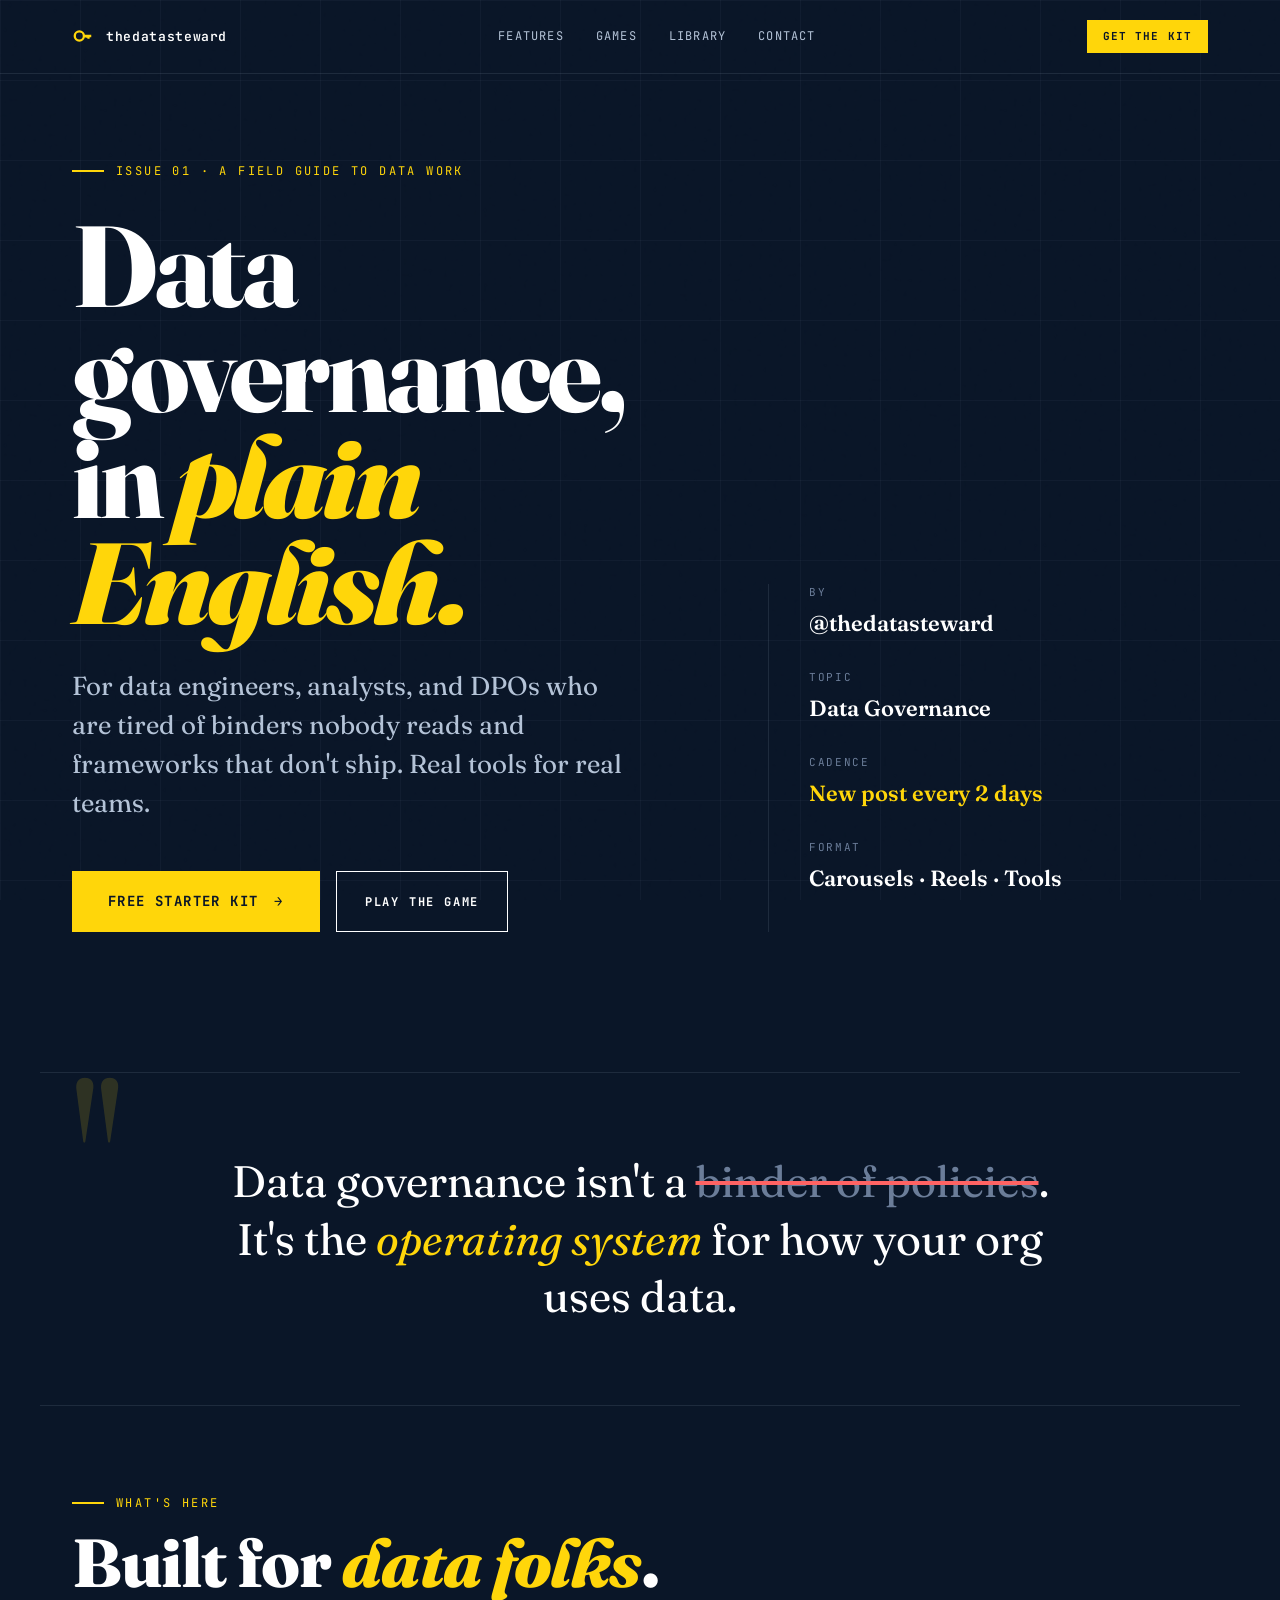
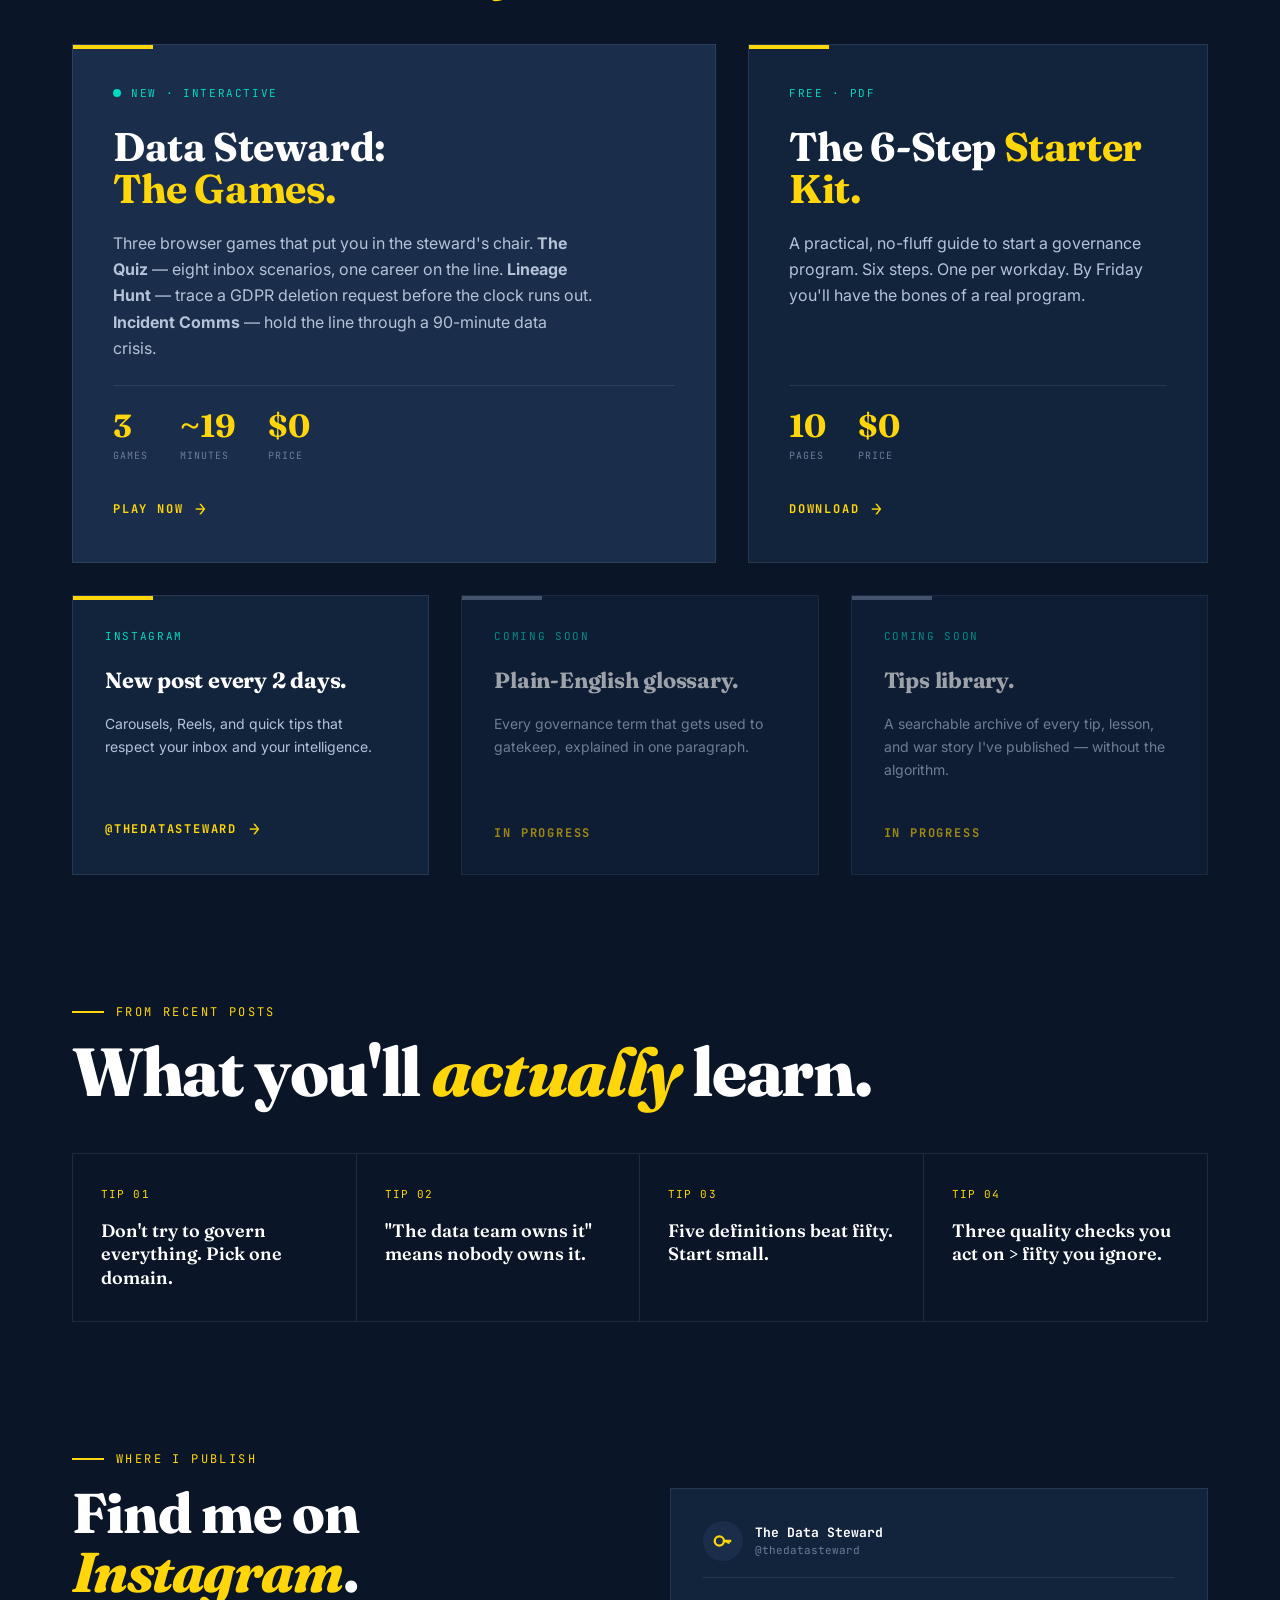
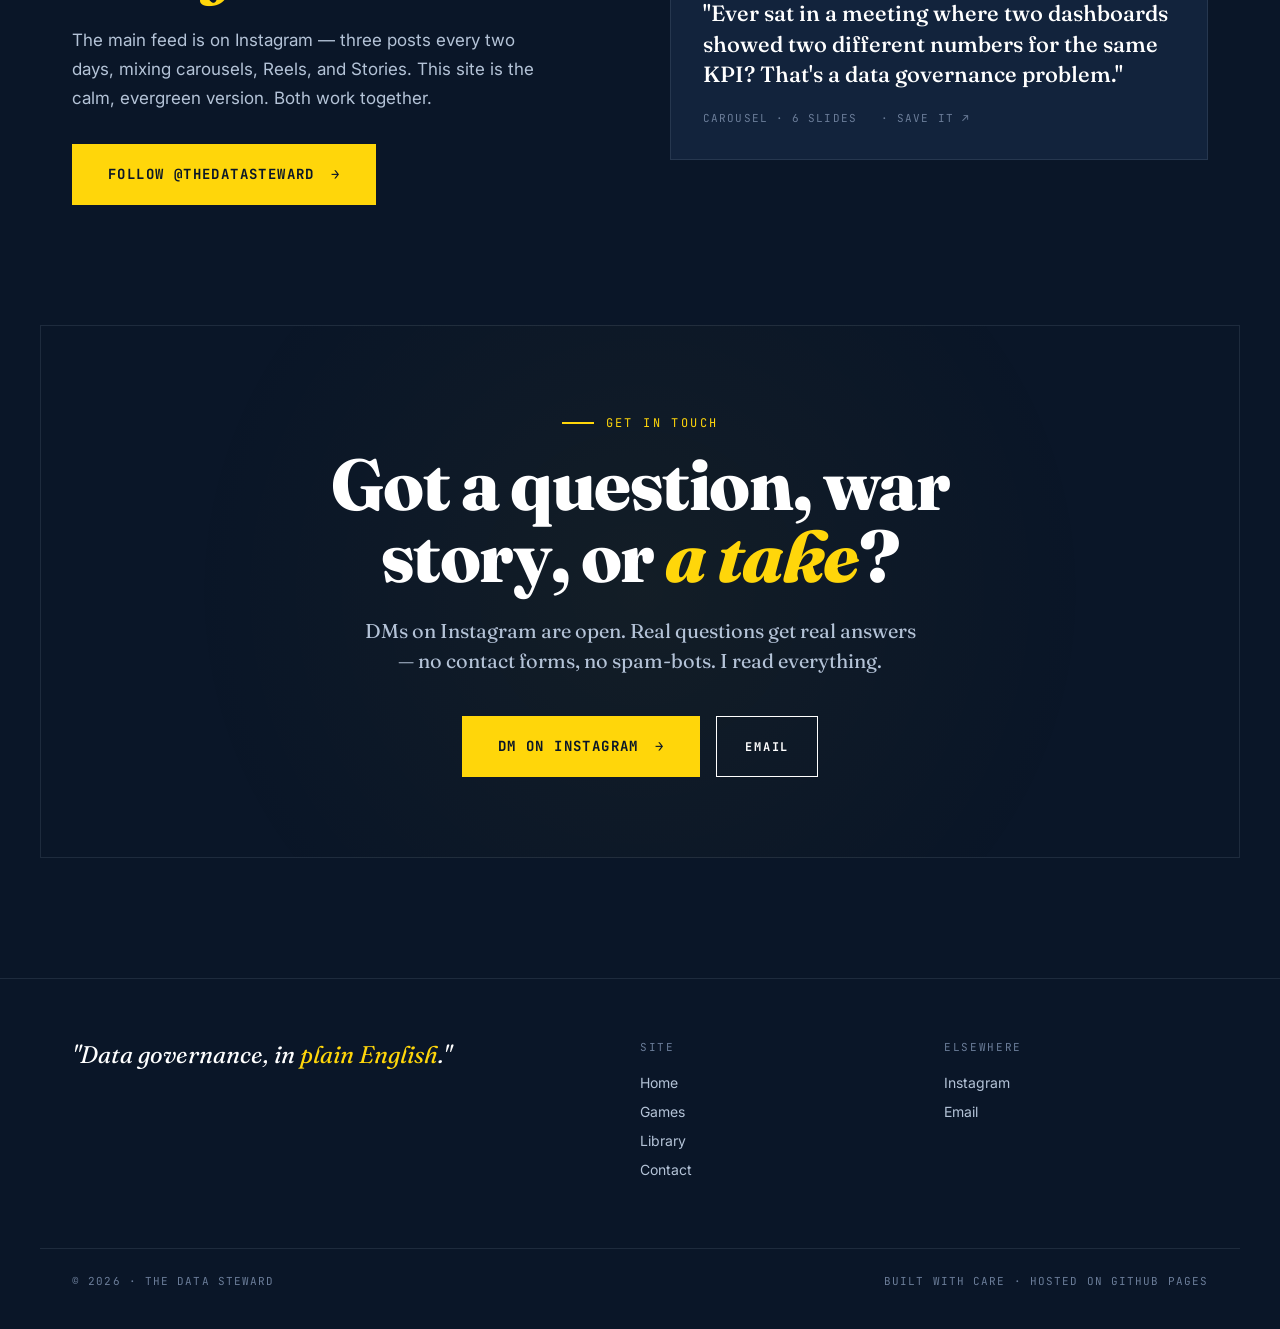
<file: index.html>
<!DOCTYPE html>
<html lang="en">
<head>
<meta charset="UTF-8">
<meta name="viewport" content="width=device-width, initial-scale=1.0">
<title>The Data Steward — Data governance, in plain English.</title>
<meta name="description" content="Data governance, in plain English. Free starter kit, an interactive game, and clear-headed tips for data professionals.">
<meta property="og:title" content="The Data Steward">
<meta property="og:description" content="Data governance, in plain English.">
<meta property="og:type" content="website">
<link rel="preconnect" href="https://fonts.googleapis.com">
<link rel="preconnect" href="https://fonts.gstatic.com" crossorigin>
<link href="https://fonts.googleapis.com/css2?family=JetBrains+Mono:wght@400;500;700&family=Fraunces:opsz,wght@9..144,400;9..144,600;9..144,800;9..144,900&family=Inter:wght@400;500;600&display=swap" rel="stylesheet">
<link rel="stylesheet" href="assets/styles.css">
<style>
  /* =============================================================
     HERO
     ============================================================= */
  .hero {
    max-width: var(--content-max);
    margin: 0 auto;
    padding: 80px 32px 60px;
    position: relative;
  }

  .hero-grid {
    display: grid;
    grid-template-columns: 1.4fr 1fr;
    gap: 80px;
    align-items: end;
  }

  .hero-title {
    font-family: var(--font-display);
    font-weight: 800;
    font-size: clamp(56px, 9vw, 120px);
    line-height: 0.92;
    letter-spacing: -0.03em;
    margin: 32px 0 32px;
  }
  .hero-title .stress {
    color: var(--yellow);
    font-style: italic;
    font-weight: 900;
  }
  .hero-title .line {
    display: block;
  }

  .hero-lede {
    font-family: var(--font-display);
    font-size: clamp(20px, 2.3vw, 26px);
    font-weight: 400;
    line-height: 1.5;
    color: var(--text-muted);
    max-width: 560px;
    margin-bottom: 48px;
  }

  .hero-actions {
    display: flex;
    flex-wrap: wrap;
    gap: 16px;
  }

  .hero-meta {
    border-left: 1px solid var(--line);
    padding-left: 40px;
    padding-bottom: 8px;
  }

  .hero-meta-row {
    margin-bottom: 32px;
  }
  .hero-meta-label {
    font-family: var(--font-mono);
    font-size: 11px;
    letter-spacing: 0.15em;
    text-transform: uppercase;
    color: var(--text-dim);
    margin-bottom: 8px;
  }
  .hero-meta-value {
    font-family: var(--font-display);
    font-size: 22px;
    font-weight: 600;
    color: var(--text);
    line-height: 1.3;
  }
  .hero-meta-value.yellow { color: var(--yellow); }

  @media (max-width: 900px) {
    .hero-grid { grid-template-columns: 1fr; gap: 48px; }
    .hero-meta { border-left: none; border-top: 1px solid var(--line); padding-left: 0; padding-top: 32px; }
    .hero { padding: 60px 20px 40px; }
  }

  /* =============================================================
     MANIFESTO
     ============================================================= */
  .manifesto {
    max-width: var(--content-max);
    margin: 80px auto;
    padding: 80px 32px;
    border-top: 1px solid var(--line);
    border-bottom: 1px solid var(--line);
    position: relative;
  }
  .manifesto::before {
    content: '"';
    position: absolute;
    top: -10px;
    left: 32px;
    font-family: var(--font-display);
    font-size: 200px;
    color: var(--yellow);
    line-height: 1;
    opacity: 0.15;
  }

  .manifesto-text {
    font-family: var(--font-display);
    font-size: clamp(28px, 4vw, 44px);
    font-weight: 400;
    line-height: 1.3;
    color: var(--text);
    max-width: 900px;
    margin-left: auto;
    margin-right: auto;
    text-align: center;
  }
  .manifesto-text em {
    color: var(--yellow);
    font-style: italic;
  }
  .manifesto-text .strike {
    text-decoration: line-through;
    text-decoration-color: var(--red);
    text-decoration-thickness: 4px;
    color: var(--text-dim);
  }

  @media (max-width: 720px) {
    .manifesto { padding: 60px 20px; margin: 60px auto; }
  }

  /* =============================================================
     SECTIONS GRID
     ============================================================= */
  .sections {
    max-width: var(--content-max);
    margin: 0 auto;
    padding: 0 32px;
  }

  .section-header {
    margin-bottom: 48px;
  }
  .section-header h2 {
    font-family: var(--font-display);
    font-size: clamp(40px, 6vw, 68px);
    font-weight: 800;
    line-height: 1;
    letter-spacing: -0.02em;
    margin-top: 16px;
  }
  .section-header h2 .accent { color: var(--yellow); font-style: italic; }

  /* Featured cards - asymmetric grid */
  .features {
    display: grid;
    grid-template-columns: 1.4fr 1fr;
    gap: 32px;
    margin-bottom: 32px;
  }

  .feature-card {
    background: var(--bg-2);
    border: 1px solid var(--line);
    padding: 40px;
    position: relative;
    overflow: hidden;
    transition: all 0.3s;
    display: flex;
    flex-direction: column;
    min-height: 380px;
  }
  .feature-card::before {
    content: '';
    position: absolute;
    top: 0; left: 0;
    width: 80px; height: 4px;
    background: var(--yellow);
    transition: width 0.4s;
  }
  .feature-card:hover::before { width: 100%; }
  .feature-card:hover {
    transform: translate(-4px, -4px);
    box-shadow: 8px 8px 0 var(--line-strong);
    border-color: var(--yellow);
  }

  .feature-card.dark {
    background: var(--bg-3);
  }

  .feature-tag {
    font-family: var(--font-mono);
    font-size: 11px;
    letter-spacing: 0.15em;
    text-transform: uppercase;
    color: var(--teal);
    margin-bottom: 24px;
    display: inline-flex;
    align-items: center;
    gap: 10px;
  }
  .feature-tag .dot {
    width: 8px; height: 8px;
    background: var(--teal);
    border-radius: 50%;
    animation: pulse 2s infinite;
  }
  @keyframes pulse {
    0%, 100% { opacity: 1; }
    50% { opacity: 0.3; }
  }

  .feature-title {
    font-family: var(--font-display);
    font-size: clamp(28px, 3.5vw, 40px);
    font-weight: 700;
    line-height: 1.05;
    margin-bottom: 20px;
    letter-spacing: -0.01em;
  }
  .feature-title .yellow { color: var(--yellow); }

  .feature-body {
    font-family: var(--font-body);
    font-size: 16px;
    color: var(--text-muted);
    line-height: 1.65;
    margin-bottom: auto;
    max-width: 480px;
  }

  .feature-cta {
    margin-top: 32px;
    display: inline-flex;
    align-items: center;
    gap: 12px;
    font-family: var(--font-mono);
    font-size: 12px;
    font-weight: 700;
    letter-spacing: 0.15em;
    text-transform: uppercase;
    color: var(--yellow);
    transition: gap 0.2s;
  }
  .feature-card:hover .feature-cta { gap: 20px; }
  .feature-cta .arrow { font-size: 18px; }

  /* Stats inside cards */
  .feature-stats {
    display: flex;
    gap: 32px;
    margin-top: 24px;
    padding-top: 24px;
    border-top: 1px solid var(--line);
  }
  .feature-stat .num {
    font-family: var(--font-display);
    font-size: 32px;
    font-weight: 700;
    color: var(--yellow);
    line-height: 1;
  }
  .feature-stat .label {
    font-family: var(--font-mono);
    font-size: 10px;
    letter-spacing: 0.1em;
    text-transform: uppercase;
    color: var(--text-dim);
    margin-top: 6px;
  }

  /* Three-column secondary grid */
  .features-secondary {
    display: grid;
    grid-template-columns: repeat(3, 1fr);
    gap: 32px;
    margin-top: 32px;
  }

  .feature-card.small {
    min-height: 280px;
    padding: 32px;
  }
  .feature-card.small .feature-title { font-size: 22px; }
  .feature-card.small .feature-body { font-size: 14px; }

  .feature-card.coming-soon {
    opacity: 0.6;
    pointer-events: none;
  }
  .feature-card.coming-soon::before { background: var(--text-dim); }

  @media (max-width: 900px) {
    .features { grid-template-columns: 1fr; }
    .features-secondary { grid-template-columns: 1fr; }
    .sections { padding: 0 20px; }
    .feature-card { min-height: auto; padding: 32px; }
  }

  /* =============================================================
     LATEST / INSTAGRAM TEASER
     ============================================================= */
  .latest {
    max-width: var(--content-max);
    margin: 120px auto 0;
    padding: 0 32px;
  }

  .latest-grid {
    display: grid;
    grid-template-columns: 1fr 1fr;
    gap: 60px;
    align-items: center;
  }

  .latest-text h2 {
    font-family: var(--font-display);
    font-size: clamp(36px, 5vw, 56px);
    font-weight: 800;
    line-height: 1.05;
    letter-spacing: -0.02em;
    margin: 16px 0 24px;
  }
  .latest-text h2 .accent { color: var(--yellow); font-style: italic; }

  .latest-text p {
    font-family: var(--font-body);
    font-size: 17px;
    color: var(--text-muted);
    line-height: 1.7;
    margin-bottom: 32px;
    max-width: 480px;
  }

  .latest-mockup {
    background: var(--bg-2);
    border: 1px solid var(--line);
    padding: 32px;
    position: relative;
  }

  .latest-mockup-header {
    display: flex;
    align-items: center;
    gap: 12px;
    padding-bottom: 16px;
    border-bottom: 1px solid var(--line);
    margin-bottom: 20px;
  }
  .latest-mockup-avatar {
    width: 40px; height: 40px;
    background: var(--bg-3);
    border-radius: 50%;
    display: flex;
    align-items: center;
    justify-content: center;
  }
  .latest-mockup-name {
    font-family: var(--font-mono);
    font-size: 13px;
    font-weight: 700;
    color: var(--text);
  }
  .latest-mockup-handle {
    font-family: var(--font-mono);
    font-size: 11px;
    color: var(--text-dim);
  }

  .latest-mockup-text {
    font-family: var(--font-display);
    font-size: 22px;
    font-weight: 500;
    color: var(--text);
    line-height: 1.4;
    margin-bottom: 20px;
  }

  .latest-mockup-meta {
    display: flex;
    gap: 24px;
    font-family: var(--font-mono);
    font-size: 11px;
    color: var(--text-dim);
    letter-spacing: 0.1em;
    text-transform: uppercase;
  }

  @media (max-width: 900px) {
    .latest-grid { grid-template-columns: 1fr; }
    .latest { padding: 0 20px; margin-top: 80px; }
  }

  /* =============================================================
     CONTACT / CTA
     ============================================================= */
  .contact {
    max-width: var(--content-max);
    margin: 120px auto 0;
    padding: 80px 32px;
    border: 1px solid var(--line);
    text-align: center;
    background:
      radial-gradient(circle at center, rgba(255, 214, 10, 0.04), transparent 70%);
  }

  .contact h2 {
    font-family: var(--font-display);
    font-size: clamp(40px, 6vw, 72px);
    font-weight: 800;
    line-height: 1;
    letter-spacing: -0.02em;
    margin: 16px 0 24px;
    max-width: 800px;
    margin-left: auto;
    margin-right: auto;
  }
  .contact h2 .accent { color: var(--yellow); font-style: italic; }

  .contact p {
    font-family: var(--font-display);
    font-size: 20px;
    color: var(--text-muted);
    line-height: 1.5;
    max-width: 560px;
    margin: 0 auto 40px;
  }

  .contact-actions {
    display: flex;
    justify-content: center;
    gap: 16px;
    flex-wrap: wrap;
  }

  @media (max-width: 720px) {
    .contact { padding: 60px 20px; margin: 80px 20px 0; }
  }

  /* =============================================================
     TIPS PREVIEW (coming soon teaser)
     ============================================================= */
  .tips-strip {
    max-width: var(--content-max);
    margin: 120px auto 0;
    padding: 0 32px;
  }

  .tips-list {
    display: grid;
    grid-template-columns: repeat(4, 1fr);
    gap: 0;
    border: 1px solid var(--line);
  }

  .tip {
    padding: 32px 28px;
    border-right: 1px solid var(--line);
    transition: background 0.2s;
    position: relative;
  }
  .tip:last-child { border-right: none; }
  .tip:hover { background: var(--bg-2); }

  .tip-num {
    font-family: var(--font-mono);
    font-size: 11px;
    color: var(--yellow);
    letter-spacing: 0.1em;
    margin-bottom: 16px;
  }

  .tip-text {
    font-family: var(--font-display);
    font-size: 18px;
    font-weight: 600;
    line-height: 1.3;
    color: var(--text);
  }

  @media (max-width: 900px) {
    .tips-list { grid-template-columns: 1fr 1fr; }
    .tip:nth-child(2n) { border-right: none; }
    .tip:nth-child(-n+2) { border-bottom: 1px solid var(--line); }
  }
  @media (max-width: 540px) {
    .tips-list { grid-template-columns: 1fr; }
    .tip { border-right: none; border-bottom: 1px solid var(--line); }
    .tip:last-child { border-bottom: none; }
  }
</style>
</head>
<body>

<!-- HEADER -->
<header class="site-header">
  <div class="site-header-inner">
    <a href="index.html" class="site-brand">
      <svg class="site-key" viewBox="0 0 24 24">
        <circle cx="8" cy="12" r="5" fill="none" stroke="#ffd60a" stroke-width="2.5"/>
        <path d="M13 12h8m-3 0v3m-2-3v2" stroke="#ffd60a" stroke-width="2.5" fill="none"/>
      </svg>
      <span>thedatasteward</span>
    </a>
    <nav class="site-nav">
      <a href="#features">Features</a>
      <a href="games/index.html">Games</a>
      <a href="library/index.html">Library</a>
      <a href="#contact">Contact</a>
    </nav>
    <a href="library/starter-kit/index.html" class="site-cta">Get the Kit</a>
  </div>
</header>

<main>

  <!-- HERO -->
  <section class="hero">
    <div class="hero-grid">
      <div>
        <div class="eyebrow reveal reveal-1">Issue 01 · A field guide to data work</div>
        <h1 class="hero-title">
          <span class="line reveal reveal-2">Data governance,</span>
          <span class="line reveal reveal-3">in <span class="stress">plain English.</span></span>
        </h1>
        <p class="hero-lede reveal reveal-4">
          For data engineers, analysts, and DPOs who are tired of binders nobody reads and frameworks that don't ship. Real tools for real teams.
        </p>
        <div class="hero-actions reveal reveal-5">
          <a href="library/starter-kit/index.html" class="button-primary">
            <span>Free Starter Kit</span>
            <span>→</span>
          </a>
          <a href="games/index.html" class="button-secondary">
            <span>Play the Game</span>
          </a>
        </div>
      </div>

      <div class="hero-meta reveal reveal-6">
        <div class="hero-meta-row">
          <div class="hero-meta-label">By</div>
          <div class="hero-meta-value">@thedatasteward</div>
        </div>
        <div class="hero-meta-row">
          <div class="hero-meta-label">Topic</div>
          <div class="hero-meta-value">Data Governance</div>
        </div>
        <div class="hero-meta-row">
          <div class="hero-meta-label">Cadence</div>
          <div class="hero-meta-value yellow">New post every 2 days</div>
        </div>
        <div class="hero-meta-row">
          <div class="hero-meta-label">Format</div>
          <div class="hero-meta-value">Carousels · Reels · Tools</div>
        </div>
      </div>
    </div>
  </section>

  <!-- MANIFESTO -->
  <section class="manifesto">
    <p class="manifesto-text">
      Data governance isn't a <span class="strike">binder of policies</span>.<br>
      It's the <em>operating system</em> for how your org uses data.
    </p>
  </section>

  <!-- FEATURED SECTIONS -->
  <section class="sections" id="features">
    <div class="section-header">
      <div class="eyebrow">What's here</div>
      <h2>Built for <span class="accent">data folks</span>.</h2>
    </div>

    <!-- Top featured: 2 cards -->
    <div class="features">
      <!-- Big card: The Games -->
      <a href="games/index.html" class="feature-card dark">
        <div class="feature-tag">
          <span class="dot"></span>
          New · Interactive
        </div>
        <h3 class="feature-title">
          Data Steward:<br>
          <span class="yellow">The Games.</span>
        </h3>
        <p class="feature-body">
          Three browser games that put you in the steward's chair. <strong>The Quiz</strong> — eight inbox scenarios, one career on the line. <strong>Lineage Hunt</strong> — trace a GDPR deletion request before the clock runs out. <strong>Incident Comms</strong> — hold the line through a 90-minute data crisis.
        </p>
        <div class="feature-stats">
          <div class="feature-stat">
            <div class="num">3</div>
            <div class="label">Games</div>
          </div>
          <div class="feature-stat">
            <div class="num">~19</div>
            <div class="label">Minutes</div>
          </div>
          <div class="feature-stat">
            <div class="num">$0</div>
            <div class="label">Price</div>
          </div>
        </div>
        <span class="feature-cta">
          Play now <span class="arrow">→</span>
        </span>
      </a>

      <!-- Starter Kit card -->
      <a href="library/starter-kit/index.html" class="feature-card">
        <div class="feature-tag">Free · PDF</div>
        <h3 class="feature-title">The 6-Step <span class="yellow">Starter Kit.</span></h3>
        <p class="feature-body">
          A practical, no-fluff guide to start a governance program. Six steps. One per workday. By Friday you'll have the bones of a real program.
        </p>
        <div class="feature-stats">
          <div class="feature-stat">
            <div class="num">10</div>
            <div class="label">Pages</div>
          </div>
          <div class="feature-stat">
            <div class="num">$0</div>
            <div class="label">Price</div>
          </div>
        </div>
        <span class="feature-cta">
          Download <span class="arrow">→</span>
        </span>
      </a>
    </div>

    <!-- Secondary: 3 small cards -->
    <div class="features-secondary">
      <a href="https://instagram.com/thedatasteward" target="_blank" rel="noopener" class="feature-card small">
        <div class="feature-tag">Instagram</div>
        <h3 class="feature-title">New post every 2 days.</h3>
        <p class="feature-body">
          Carousels, Reels, and quick tips that respect your inbox and your intelligence.
        </p>
        <span class="feature-cta">@thedatasteward <span class="arrow">→</span></span>
      </a>

      <div class="feature-card small coming-soon">
        <div class="feature-tag">Coming soon</div>
        <h3 class="feature-title">Plain-English glossary.</h3>
        <p class="feature-body">
          Every governance term that gets used to gatekeep, explained in one paragraph.
        </p>
        <span class="feature-cta">In progress</span>
      </div>

      <div class="feature-card small coming-soon">
        <div class="feature-tag">Coming soon</div>
        <h3 class="feature-title">Tips library.</h3>
        <p class="feature-body">
          A searchable archive of every tip, lesson, and war story I've published — without the algorithm.
        </p>
        <span class="feature-cta">In progress</span>
      </div>
    </div>
  </section>

  <!-- TIPS STRIP (teaser of what's coming) -->
  <section class="tips-strip">
    <div class="section-header">
      <div class="eyebrow">From recent posts</div>
      <h2>What you'll <span class="accent">actually</span> learn.</h2>
    </div>

    <div class="tips-list">
      <div class="tip">
        <div class="tip-num">TIP 01</div>
        <div class="tip-text">Don't try to govern everything. Pick one domain.</div>
      </div>
      <div class="tip">
        <div class="tip-num">TIP 02</div>
        <div class="tip-text">"The data team owns it" means nobody owns it.</div>
      </div>
      <div class="tip">
        <div class="tip-num">TIP 03</div>
        <div class="tip-text">Five definitions beat fifty. Start small.</div>
      </div>
      <div class="tip">
        <div class="tip-num">TIP 04</div>
        <div class="tip-text">Three quality checks you act on > fifty you ignore.</div>
      </div>
    </div>
  </section>

  <!-- LATEST FROM INSTAGRAM -->
  <section class="latest">
    <div class="latest-grid">
      <div class="latest-text">
        <div class="eyebrow">Where I publish</div>
        <h2>Find me on <span class="accent">Instagram</span>.</h2>
        <p>
          The main feed is on Instagram — three posts every two days, mixing carousels, Reels, and Stories. This site is the calm, evergreen version. Both work together.
        </p>
        <a href="https://instagram.com/thedatasteward" target="_blank" rel="noopener" class="button-primary">
          <span>Follow @thedatasteward</span>
          <span>→</span>
        </a>
      </div>

      <div class="latest-mockup">
        <div class="latest-mockup-header">
          <div class="latest-mockup-avatar">
            <svg width="22" height="22" viewBox="0 0 24 24">
              <circle cx="8" cy="12" r="5" fill="none" stroke="#ffd60a" stroke-width="2.5"/>
              <path d="M13 12h8m-3 0v3m-2-3v2" stroke="#ffd60a" stroke-width="2.5" fill="none"/>
            </svg>
          </div>
          <div>
            <div class="latest-mockup-name">The Data Steward</div>
            <div class="latest-mockup-handle">@thedatasteward</div>
          </div>
        </div>
        <div class="latest-mockup-text">
          "Ever sat in a meeting where two dashboards showed two different numbers for the same KPI? That's a data governance problem."
        </div>
        <div class="latest-mockup-meta">
          <span>Carousel · 6 slides</span>
          <span>· Save it ↗</span>
        </div>
      </div>
    </div>
  </section>

  <!-- CONTACT -->
  <section class="contact" id="contact">
    <div class="eyebrow">Get in touch</div>
    <h2>Got a question, war story, or <span class="accent">a take</span>?</h2>
    <p>
      DMs on Instagram are open. Real questions get real answers — no contact forms, no spam-bots. I read everything.
    </p>
    <div class="contact-actions">
      <a href="https://instagram.com/thedatasteward" target="_blank" rel="noopener" class="button-primary">
        <span>DM on Instagram</span>
        <span>→</span>
      </a>
      <a href="mailto:thedatasteward@gmail.com" class="button-secondary">
        <span>Email</span>
      </a>
    </div>
  </section>

</main>

<!-- FOOTER -->
<footer class="site-footer">
  <div class="site-footer-inner">
    <div>
      <p class="footer-tagline">"Data governance, in <em style="color:#ffd60a;">plain English</em>."</p>
    </div>
    <div>
      <div class="footer-block-title">Site</div>
      <a href="index.html" class="footer-link">Home</a>
      <a href="games/index.html" class="footer-link">Games</a>
      <a href="library/index.html" class="footer-link">Library</a>
      <a href="#contact" class="footer-link">Contact</a>
    </div>
    <div>
      <div class="footer-block-title">Elsewhere</div>
      <a href="https://instagram.com/thedatasteward" target="_blank" rel="noopener" class="footer-link">Instagram</a>
      <a href="mailto:thedatasteward@gmail.com" class="footer-link">Email</a>
    </div>
  </div>
  <div class="site-footer-bottom">
    <span>© 2026 · The Data Steward</span>
    <span>Built with care · Hosted on GitHub Pages</span>
  </div>
</footer>

</body>
</html>
</file>
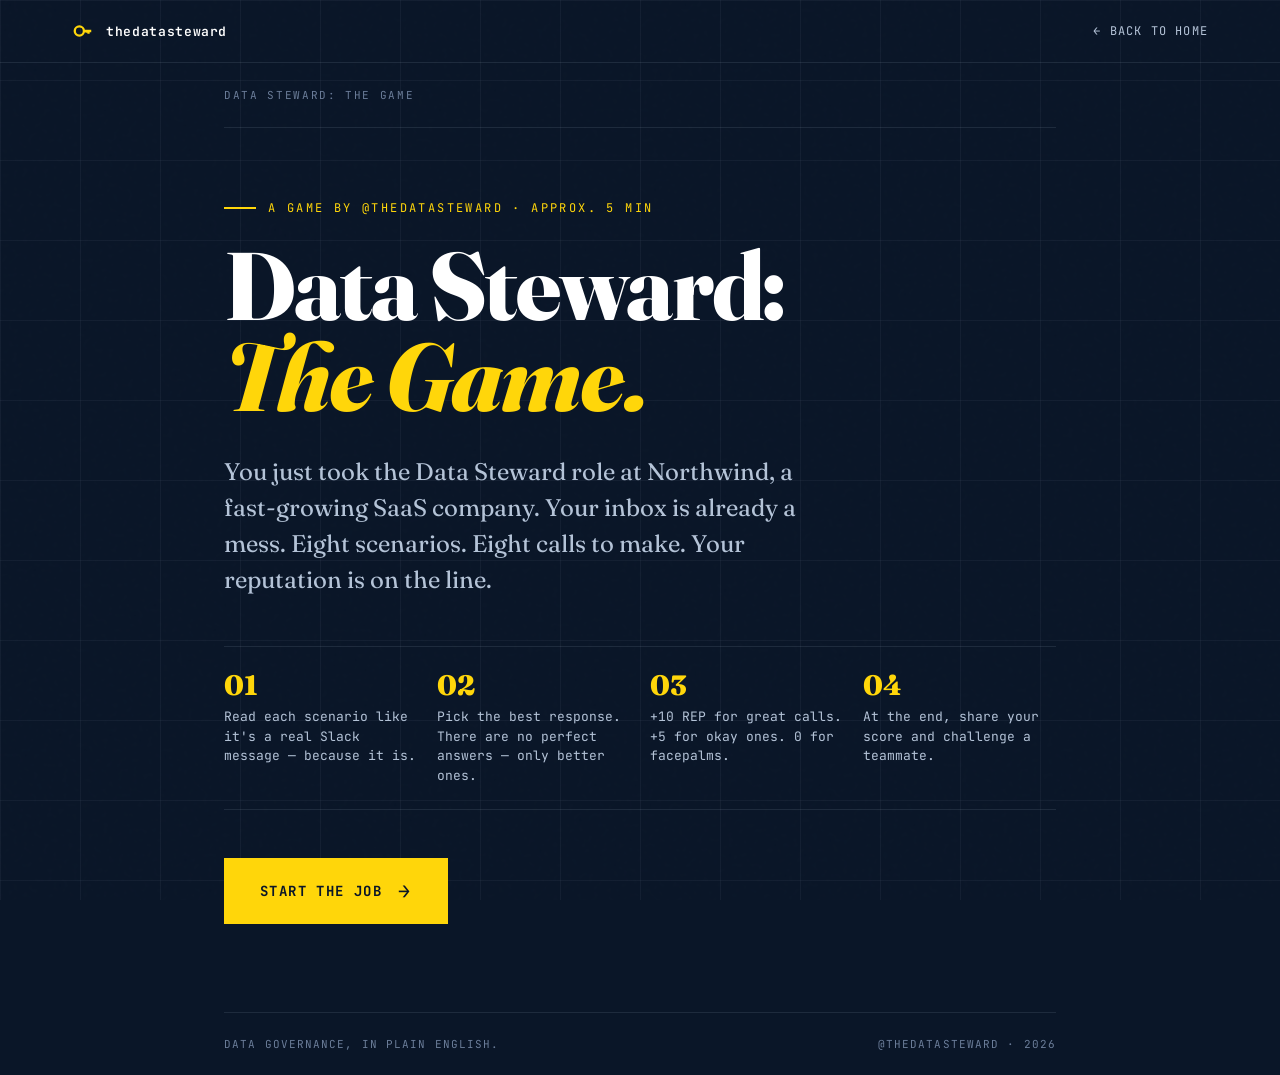
<file: game/index.html>
<!DOCTYPE html>
<html lang="en">
<head>
<meta charset="UTF-8">
<meta name="viewport" content="width=device-width, initial-scale=1.0">
<title>Data Steward: The Game — @thedatasteward</title>
<link rel="preconnect" href="https://fonts.googleapis.com">
<link rel="preconnect" href="https://fonts.gstatic.com" crossorigin>
<link href="https://fonts.googleapis.com/css2?family=JetBrains+Mono:wght@400;500;700&family=Fraunces:opsz,wght@9..144,400;9..144,600;9..144,800&family=Inter:wght@400;500;600&display=swap" rel="stylesheet">
<style>
  :root {
    --bg: #0a1628;
    --bg-2: #12233c;
    --bg-3: #1a2d4a;
    --line: rgba(180, 195, 215, 0.12);
    --line-strong: rgba(255, 214, 10, 0.4);
    --text: #ffffff;
    --text-muted: #b4c3d7;
    --text-dim: #6b7d99;
    --yellow: #ffd60a;
    --teal: #00d9c0;
    --red: #ff6363;
    --green: #6edc8c;
    --shadow: 0 20px 60px rgba(0,0,0,0.4);
    --font-display: 'Fraunces', Georgia, serif;
    --font-mono: 'JetBrains Mono', monospace;
    --font-body: 'Inter', system-ui, sans-serif;
  }

  * { box-sizing: border-box; margin: 0; padding: 0; }

  html, body {
    background: var(--bg);
    color: var(--text);
    font-family: var(--font-body);
    min-height: 100vh;
    overflow-x: hidden;
  }

  /* Subtle grid texture */
  body::before {
    content: '';
    position: fixed;
    inset: 0;
    background-image:
      linear-gradient(var(--line) 1px, transparent 1px),
      linear-gradient(90deg, var(--line) 1px, transparent 1px);
    background-size: 80px 80px;
    pointer-events: none;
    opacity: 0.5;
    z-index: 0;
  }

  /* Noise grain overlay */
  body::after {
    content: '';
    position: fixed;
    inset: 0;
    background-image: url("data:image/svg+xml,%3Csvg viewBox='0 0 200 200' xmlns='http://www.w3.org/2000/svg'%3E%3Cfilter id='n'%3E%3CfeTurbulence type='fractalNoise' baseFrequency='0.9'/%3E%3C/filter%3E%3Crect width='100%25' height='100%25' filter='url(%23n)' opacity='0.3'/%3E%3C/svg%3E");
    pointer-events: none;
    opacity: 0.04;
    z-index: 1;
  }

  .container {
    position: relative;
    z-index: 2;
    max-width: 880px;
    margin: 0 auto;
    padding: 24px;
    min-height: 100vh;
    display: flex;
    flex-direction: column;
  }

  /* HEADER */
  .topbar {
    display: flex;
    justify-content: space-between;
    align-items: center;
    padding-bottom: 24px;
    border-bottom: 1px solid var(--line);
    margin-bottom: 32px;
  }

  .brand {
    display: flex;
    align-items: center;
    gap: 10px;
    font-family: var(--font-mono);
    font-size: 12px;
    letter-spacing: 0.1em;
    text-transform: uppercase;
    color: var(--text-muted);
  }

  .key-icon {
    width: 20px;
    height: 20px;
    fill: var(--yellow);
  }

  .hud {
    display: flex;
    gap: 24px;
    font-family: var(--font-mono);
    font-size: 12px;
    color: var(--text-muted);
  }

  .hud-stat {
    display: flex;
    align-items: center;
    gap: 8px;
  }

  .hud-value {
    color: var(--yellow);
    font-weight: 700;
  }

  /* ============ START SCREEN ============ */
  .start-screen {
    flex: 1;
    display: flex;
    flex-direction: column;
    justify-content: center;
    padding: 40px 0;
    animation: fadeUp 0.6s ease-out;
  }

  .eyebrow {
    font-family: var(--font-mono);
    font-size: 12px;
    letter-spacing: 0.2em;
    text-transform: uppercase;
    color: var(--yellow);
    margin-bottom: 24px;
    display: flex;
    align-items: center;
    gap: 12px;
  }
  .eyebrow::before {
    content: '';
    width: 32px;
    height: 2px;
    background: var(--yellow);
  }

  .title {
    font-family: var(--font-display);
    font-weight: 800;
    font-size: clamp(48px, 9vw, 96px);
    line-height: 0.95;
    letter-spacing: -0.02em;
    margin-bottom: 32px;
  }
  .title .stress {
    color: var(--yellow);
    font-style: italic;
  }

  .lede {
    font-family: var(--font-display);
    font-weight: 400;
    font-size: clamp(18px, 2.5vw, 24px);
    line-height: 1.5;
    color: var(--text-muted);
    max-width: 600px;
    margin-bottom: 48px;
  }

  .rules {
    display: grid;
    grid-template-columns: repeat(auto-fit, minmax(180px, 1fr));
    gap: 20px;
    margin-bottom: 48px;
    padding: 24px 0;
    border-top: 1px solid var(--line);
    border-bottom: 1px solid var(--line);
  }

  .rule {
    font-family: var(--font-mono);
    font-size: 13px;
  }
  .rule-num {
    color: var(--yellow);
    font-size: 28px;
    font-family: var(--font-display);
    font-weight: 800;
    line-height: 1;
    margin-bottom: 8px;
  }
  .rule-text {
    color: var(--text-muted);
    line-height: 1.5;
  }

  .start-btn {
    display: inline-flex;
    align-items: center;
    gap: 16px;
    background: var(--yellow);
    color: var(--bg);
    border: none;
    padding: 20px 36px;
    font-family: var(--font-mono);
    font-size: 14px;
    font-weight: 700;
    letter-spacing: 0.1em;
    text-transform: uppercase;
    cursor: pointer;
    align-self: flex-start;
    transition: all 0.2s ease;
    position: relative;
  }
  .start-btn:hover {
    background: #fff;
    transform: translate(-2px, -2px);
    box-shadow: 4px 4px 0 var(--yellow);
  }
  .start-btn:active {
    transform: translate(0,0);
    box-shadow: none;
  }
  .start-btn .arrow {
    font-size: 20px;
  }

  /* ============ GAME SCREEN ============ */
  .game-screen { display: none; flex: 1; flex-direction: column; }
  .game-screen.active { display: flex; animation: fadeUp 0.4s ease-out; }

  .scenario-meta {
    display: flex;
    justify-content: space-between;
    align-items: center;
    margin-bottom: 24px;
    font-family: var(--font-mono);
    font-size: 11px;
    letter-spacing: 0.15em;
    text-transform: uppercase;
    color: var(--text-dim);
  }

  .progress-track {
    flex: 1;
    height: 2px;
    background: var(--line);
    margin: 0 24px;
    position: relative;
    overflow: hidden;
  }
  .progress-fill {
    position: absolute;
    inset: 0 100% 0 0;
    background: var(--yellow);
    transition: right 0.4s ease;
  }

  .scenario-card {
    background: var(--bg-2);
    border: 1px solid var(--line);
    padding: 40px;
    margin-bottom: 32px;
    position: relative;
  }
  .scenario-card::before {
    content: '';
    position: absolute;
    top: 0; left: 0;
    width: 60px; height: 4px;
    background: var(--yellow);
  }

  .scenario-tag {
    display: inline-block;
    font-family: var(--font-mono);
    font-size: 11px;
    font-weight: 700;
    letter-spacing: 0.15em;
    text-transform: uppercase;
    color: var(--teal);
    margin-bottom: 16px;
  }

  .scenario-sender {
    font-family: var(--font-mono);
    font-size: 13px;
    color: var(--text-dim);
    margin-bottom: 8px;
  }

  .scenario-title {
    font-family: var(--font-display);
    font-weight: 600;
    font-size: clamp(24px, 3.5vw, 36px);
    line-height: 1.2;
    margin-bottom: 20px;
    color: var(--text);
  }

  .scenario-body {
    font-family: var(--font-body);
    font-size: 17px;
    line-height: 1.7;
    color: var(--text-muted);
  }
  .scenario-body strong {
    color: var(--text);
    font-weight: 600;
  }

  .choices-label {
    font-family: var(--font-mono);
    font-size: 11px;
    letter-spacing: 0.15em;
    text-transform: uppercase;
    color: var(--text-dim);
    margin-bottom: 16px;
    display: flex;
    align-items: center;
    gap: 10px;
  }
  .choices-label::before {
    content: '';
    width: 24px;
    height: 1px;
    background: var(--text-dim);
  }

  .choices {
    display: flex;
    flex-direction: column;
    gap: 12px;
  }

  .choice {
    background: transparent;
    border: 1px solid var(--line);
    color: var(--text);
    padding: 20px 24px;
    text-align: left;
    cursor: pointer;
    font-family: var(--font-body);
    font-size: 16px;
    line-height: 1.5;
    transition: all 0.2s ease;
    display: flex;
    align-items: flex-start;
    gap: 16px;
    width: 100%;
  }
  .choice:hover {
    border-color: var(--yellow);
    background: rgba(255, 214, 10, 0.05);
    transform: translateX(4px);
  }
  .choice-letter {
    font-family: var(--font-mono);
    font-size: 13px;
    font-weight: 700;
    color: var(--yellow);
    flex-shrink: 0;
    width: 24px;
  }
  .choice-text { flex: 1; }

  .choice.disabled { cursor: default; }
  .choice.disabled:hover {
    transform: none;
    background: transparent;
    border-color: var(--line);
  }
  .choice.disabled.correct {
    border-color: var(--green);
    background: rgba(110, 220, 140, 0.08);
  }
  .choice.disabled.correct .choice-letter { color: var(--green); }

  .choice.disabled.wrong {
    border-color: var(--red);
    background: rgba(255, 99, 99, 0.08);
    opacity: 0.7;
  }
  .choice.disabled.wrong .choice-letter { color: var(--red); }

  /* ============ FEEDBACK ============ */
  .feedback {
    margin-top: 24px;
    padding: 24px;
    border-left: 4px solid var(--yellow);
    background: rgba(255, 214, 10, 0.04);
    animation: fadeUp 0.4s ease-out;
    display: none;
  }
  .feedback.show { display: block; }

  .feedback.good { border-color: var(--green); background: rgba(110, 220, 140, 0.06); }
  .feedback.bad { border-color: var(--red); background: rgba(255, 99, 99, 0.06); }

  .feedback-header {
    display: flex;
    align-items: center;
    gap: 12px;
    margin-bottom: 12px;
  }

  .feedback-verdict {
    font-family: var(--font-mono);
    font-size: 12px;
    font-weight: 700;
    letter-spacing: 0.15em;
    text-transform: uppercase;
    color: var(--yellow);
  }
  .feedback.good .feedback-verdict { color: var(--green); }
  .feedback.bad .feedback-verdict { color: var(--red); }

  .feedback-points {
    font-family: var(--font-mono);
    font-size: 12px;
    color: var(--text-dim);
  }

  .feedback-body {
    font-family: var(--font-body);
    font-size: 15px;
    line-height: 1.6;
    color: var(--text-muted);
    margin-bottom: 16px;
  }

  .feedback-lesson {
    font-family: var(--font-display);
    font-style: italic;
    font-size: 16px;
    color: var(--text);
    padding-top: 16px;
    border-top: 1px solid var(--line);
  }

  .next-btn {
    margin-top: 20px;
    background: transparent;
    border: 1px solid var(--text);
    color: var(--text);
    padding: 14px 28px;
    font-family: var(--font-mono);
    font-size: 12px;
    font-weight: 700;
    letter-spacing: 0.15em;
    text-transform: uppercase;
    cursor: pointer;
    transition: all 0.2s ease;
  }
  .next-btn:hover {
    background: var(--text);
    color: var(--bg);
  }

  /* ============ END SCREEN ============ */
  .end-screen { display: none; flex: 1; flex-direction: column; justify-content: center; padding: 40px 0; }
  .end-screen.active { display: flex; animation: fadeUp 0.6s ease-out; }

  .verdict-eyebrow {
    font-family: var(--font-mono);
    font-size: 12px;
    letter-spacing: 0.2em;
    text-transform: uppercase;
    color: var(--yellow);
    margin-bottom: 16px;
  }

  .verdict-title {
    font-family: var(--font-display);
    font-weight: 800;
    font-size: clamp(40px, 7vw, 80px);
    line-height: 0.95;
    letter-spacing: -0.02em;
    margin-bottom: 24px;
  }
  .verdict-title .accent { color: var(--yellow); font-style: italic; }

  .score-display {
    display: flex;
    align-items: baseline;
    gap: 16px;
    margin-bottom: 16px;
  }
  .score-num {
    font-family: var(--font-display);
    font-weight: 800;
    font-size: clamp(80px, 14vw, 160px);
    line-height: 1;
    color: var(--yellow);
    font-variant-numeric: tabular-nums;
  }
  .score-of {
    font-family: var(--font-mono);
    font-size: 14px;
    color: var(--text-dim);
  }

  .verdict-blurb {
    font-family: var(--font-display);
    font-size: 22px;
    font-style: italic;
    color: var(--text);
    max-width: 500px;
    margin-bottom: 40px;
    line-height: 1.4;
  }

  .breakdown {
    display: grid;
    grid-template-columns: repeat(auto-fit, minmax(160px, 1fr));
    gap: 20px;
    margin-bottom: 48px;
    padding: 24px 0;
    border-top: 1px solid var(--line);
    border-bottom: 1px solid var(--line);
  }
  .breakdown-item .label {
    font-family: var(--font-mono);
    font-size: 11px;
    letter-spacing: 0.1em;
    text-transform: uppercase;
    color: var(--text-dim);
    margin-bottom: 6px;
  }
  .breakdown-item .val {
    font-family: var(--font-display);
    font-weight: 600;
    font-size: 28px;
    color: var(--text);
  }
  .breakdown-item .val.yellow { color: var(--yellow); }
  .breakdown-item .val.green { color: var(--green); }
  .breakdown-item .val.red { color: var(--red); }

  .end-actions {
    display: flex;
    flex-wrap: wrap;
    gap: 12px;
  }

  .share-text {
    margin-top: 32px;
    padding: 20px;
    background: var(--bg-2);
    border: 1px dashed var(--line-strong);
    font-family: var(--font-mono);
    font-size: 13px;
    line-height: 1.7;
    color: var(--text-muted);
    white-space: pre-wrap;
    user-select: all;
    cursor: text;
  }
  .share-hint {
    margin-top: 8px;
    font-family: var(--font-mono);
    font-size: 11px;
    color: var(--text-dim);
    letter-spacing: 0.1em;
    text-transform: uppercase;
  }

  /* FOOTER */
  .footer {
    margin-top: 48px;
    padding-top: 24px;
    border-top: 1px solid var(--line);
    display: flex;
    justify-content: space-between;
    align-items: center;
    font-family: var(--font-mono);
    font-size: 11px;
    color: var(--text-dim);
    letter-spacing: 0.1em;
    text-transform: uppercase;
  }

  /* Animations */
  @keyframes fadeUp {
    from { opacity: 0; transform: translateY(20px); }
    to { opacity: 1; transform: translateY(0); }
  }

  /* Mobile tweaks */
  @media (max-width: 600px) {
    .container { padding: 16px; }
    .scenario-card { padding: 24px; }
    .start-btn { padding: 16px 24px; font-size: 12px; }
    .hud { gap: 16px; font-size: 11px; }
    .end-actions { flex-direction: column; }
    .end-actions button { width: 100%; justify-content: center; }
  }

  /* Site nav added for website integration */
  .game-site-header {
    border-bottom: 1px solid var(--line);
    padding: 20px 0;
    position: relative;
    z-index: 5;
  }
  .game-site-header-inner {
    max-width: 1200px;
    margin: 0 auto;
    padding: 0 32px;
    display: flex;
    justify-content: space-between;
    align-items: center;
  }
  .game-site-brand {
    display: flex;
    align-items: center;
    gap: 12px;
    font-family: var(--font-mono);
    font-size: 13px;
    font-weight: 600;
    letter-spacing: 0.05em;
    color: var(--text);
    text-decoration: none;
  }
  .game-site-brand:hover { color: var(--yellow); }
  .game-site-brand svg { width: 22px; height: 22px; }
  .game-back-link {
    font-family: var(--font-mono);
    font-size: 12px;
    letter-spacing: 0.1em;
    text-transform: uppercase;
    color: var(--text-muted);
    text-decoration: none;
    transition: color 0.2s;
  }
  .game-back-link:hover { color: var(--yellow); }
  @media (max-width: 600px) {
    .game-site-header-inner { padding: 0 16px; }
  }
</style>
</head>
<body>

<!-- SITE NAV -->
<header class="game-site-header">
  <div class="game-site-header-inner">
    <a href="../index.html" class="game-site-brand">
      <svg viewBox="0 0 24 24"><circle cx="8" cy="12" r="5" fill="none" stroke="#ffd60a" stroke-width="2.5"/><path d="M13 12h8m-3 0v3m-2-3v2" stroke="#ffd60a" stroke-width="2.5" fill="none"/></svg>
      <span>thedatasteward</span>
    </a>
    <a href="../index.html" class="game-back-link">← Back to home</a>
  </div>
</header>

<div class="container">

  <!-- HUD BAR (game stats) -->
  <div class="topbar">
    <div class="brand">
      <span style="font-family: var(--font-mono); font-size: 11px; letter-spacing: 0.15em; text-transform: uppercase; color: var(--text-dim);">Data Steward: The Game</span>
    </div>
    <div class="hud" id="hud" style="visibility:hidden;">
      <div class="hud-stat">REP <span class="hud-value" id="hud-rep">0</span></div>
      <div class="hud-stat">CASE <span class="hud-value" id="hud-case">0/0</span></div>
    </div>
  </div>

  <!-- ============ START SCREEN ============ -->
  <div class="start-screen" id="start-screen">
    <div class="eyebrow">A Game by @thedatasteward · Approx. 5 min</div>
    <h1 class="title">
      Data Steward:<br>
      <span class="stress">The Game.</span>
    </h1>
    <p class="lede">
      You just took the Data Steward role at Northwind, a fast-growing
      SaaS company. Your inbox is already a mess. Eight scenarios.
      Eight calls to make. Your reputation is on the line.
    </p>

    <div class="rules">
      <div class="rule">
        <div class="rule-num">01</div>
        <div class="rule-text">Read each scenario like it's a real Slack message — because it is.</div>
      </div>
      <div class="rule">
        <div class="rule-num">02</div>
        <div class="rule-text">Pick the best response. There are no perfect answers — only better ones.</div>
      </div>
      <div class="rule">
        <div class="rule-num">03</div>
        <div class="rule-text">+10 REP for great calls. +5 for okay ones. 0 for facepalms.</div>
      </div>
      <div class="rule">
        <div class="rule-num">04</div>
        <div class="rule-text">At the end, share your score and challenge a teammate.</div>
      </div>
    </div>

    <button class="start-btn" onclick="startGame()">
      <span>Start the Job</span>
      <span class="arrow">→</span>
    </button>
  </div>

  <!-- ============ GAME SCREEN ============ -->
  <div class="game-screen" id="game-screen">
    <div class="scenario-meta">
      <span id="meta-case">CASE 01</span>
      <div class="progress-track">
        <div class="progress-fill" id="progress-fill"></div>
      </div>
      <span id="meta-rep">REP +0</span>
    </div>

    <div class="scenario-card">
      <span class="scenario-tag" id="s-tag">SLACK · #data-help</span>
      <div class="scenario-sender" id="s-sender">From: Maria · Marketing Director</div>
      <h2 class="scenario-title" id="s-title">...</h2>
      <p class="scenario-body" id="s-body">...</p>
    </div>

    <div class="choices-label">Your call</div>
    <div class="choices" id="choices"></div>

    <div class="feedback" id="feedback">
      <div class="feedback-header">
        <span class="feedback-verdict" id="fb-verdict">VERDICT</span>
        <span class="feedback-points" id="fb-points">+10 REP</span>
      </div>
      <p class="feedback-body" id="fb-body"></p>
      <p class="feedback-lesson" id="fb-lesson"></p>
      <button class="next-btn" onclick="nextScenario()" id="next-btn">Next Case →</button>
    </div>
  </div>

  <!-- ============ END SCREEN ============ -->
  <div class="end-screen" id="end-screen">
    <div class="verdict-eyebrow" id="end-eyebrow">CASE CLOSED</div>
    <h1 class="verdict-title">Your verdict: <span class="accent" id="end-rank">...</span></h1>

    <div class="score-display">
      <span class="score-num" id="end-score">0</span>
      <span class="score-of">/ 80 reputation points</span>
    </div>

    <p class="verdict-blurb" id="end-blurb">...</p>

    <div class="breakdown">
      <div class="breakdown-item">
        <div class="label">Great calls</div>
        <div class="val green" id="end-great">0</div>
      </div>
      <div class="breakdown-item">
        <div class="label">Okay calls</div>
        <div class="val yellow" id="end-okay">0</div>
      </div>
      <div class="breakdown-item">
        <div class="label">Facepalms</div>
        <div class="val red" id="end-bad">0</div>
      </div>
      <div class="breakdown-item">
        <div class="label">Time</div>
        <div class="val" id="end-time">0:00</div>
      </div>
    </div>

    <div class="end-actions">
      <button class="start-btn" onclick="restartGame()">
        <span>Play Again</span>
        <span class="arrow">↻</span>
      </button>
      <button class="next-btn" onclick="copyShare()">Copy Share Text</button>
    </div>

    <div class="share-text" id="share-text"></div>
    <div class="share-hint" id="share-hint">↑ Tap and hold to copy · paste into Stories</div>
  </div>

  <!-- FOOTER -->
  <div class="footer">
    <span>Data governance, in plain English.</span>
    <span>@thedatasteward · 2026</span>
  </div>

</div>

<script>
  // ============ GAME DATA ============
  // 8 scenarios, each with 3-4 choices and a "correct" rating per choice
  // Ratings: 'good' (+10), 'okay' (+5), 'bad' (0)
  const SCENARIOS = [
    {
      tag: 'SLACK · #data-help',
      sender: 'From: Maria · Marketing Director',
      title: 'Can you give me the customer list? I need it for a campaign.',
      body: 'Maria messages: <strong>"Hey! Quick favor — I need the full customer email list export by EOD. Working with a new agency on a campaign and they need to load it into their tool. Just send the CSV when you can!"</strong>',
      choices: [
        { text: 'Export the CSV and DM it to her — she\'s a director, she\'s allowed.', rating: 'bad' },
        { text: 'Ask which agency, what data they need, and whether there\'s a signed DPA in place before doing anything.', rating: 'good' },
        { text: 'Send the file but only with names and emails, no other fields.', rating: 'okay' },
        { text: 'Refuse outright — marketing shouldn\'t have customer data.', rating: 'bad' },
      ],
      lesson: 'A signed Data Processing Agreement (DPA) protects you AND the customer. "Quick favor" + customer PII + third party is the classic GDPR fine pattern.',
      goodMsg: 'Exactly right. Before any PII leaves the building, you need to know: who, what, why, and where it\'s going. The DPA isn\'t bureaucracy — it\'s your defensible record.',
      okayMsg: 'Better than nothing — limiting scope is smart. But you still skipped the DPA check, which is the real risk. The agency could still leak or misuse those emails.',
      badMsg: 'Yikes. Sending PII to a third party without checking the legal/contractual basis is exactly how the €20M GDPR fines start. Director status doesn\'t override compliance.',
    },
    {
      tag: 'EMAIL · From CFO',
      sender: 'From: Raj · CFO',
      title: 'Two dashboards. Two different revenue numbers.',
      body: 'Raj forwards an email: <strong>"The board deck shows Q3 revenue at $4.2M. The Finance dashboard shows $4.05M. Which is right? Board meeting is tomorrow at 9am."</strong>',
      choices: [
        { text: 'Reply with whichever number looks higher — boards like growth.', rating: 'bad' },
        { text: 'Investigate the source of each number, identify which one matches the source of truth, document the discrepancy, and reply with the verified figure plus an explanation.', rating: 'good' },
        { text: 'Tell Raj to use the Finance dashboard since it\'s "more official."', rating: 'okay' },
        { text: 'Reply "they\'re both probably right within rounding error."', rating: 'bad' },
      ],
      lesson: 'A board-facing discrepancy is exactly why source-of-truth definitions exist. Investigate, document, communicate. "Probably right" is how trust dies in 24 hours.',
      goodMsg: 'Textbook. You identified the right scope (one number, one source of truth), did the work, and produced an audit trail. That\'s steward behavior at its best.',
      okayMsg: 'Closer, but "more official" isn\'t a definition — it\'s a guess. The Finance dashboard might be wrong too. Always trace to the source of truth.',
      badMsg: 'This is how organizations end up restating earnings. Boards need defensible numbers, not hand-waving. Even one wrong figure erodes trust permanently.',
    },
    {
      tag: 'JIRA · Engineering',
      sender: 'From: Sam · Senior Engineer',
      title: 'We\'re training an ML model on production user data. Just FYI.',
      body: 'Sam comments on a ticket: <strong>"For the recommendation engine, we copied last month\'s prod user data into the dev environment for model training. Working well so far. Closing this ticket."</strong>',
      choices: [
        { text: '👍 the comment. Engineering knows what they\'re doing.', rating: 'bad' },
        { text: 'Reply asking whether the data was anonymized, whether users consented to ML use, and where the dev copy is now stored.', rating: 'good' },
        { text: 'Tell Sam to delete the copy and re-run with synthetic data.', rating: 'okay' },
        { text: 'Add it to the next governance review meeting agenda.', rating: 'okay' },
      ],
      lesson: 'Shadow data in dev environments is one of the most common (and most expensive) governance failures. Production data has a chain of custody. Dev environments often don\'t.',
      goodMsg: 'You caught all three risks — anonymization, consent scope, and storage. The original consent likely didn\'t cover ML training, and prod copies in dev are an audit nightmare.',
      okayMsg: 'Right instinct, but you skipped the diagnosis. Was it anonymized? Were users notified? Was the original consent scoped to include ML? "Delete it" without the why means the team will do it again.',
      badMsg: 'Production data in dev environments is the #1 source of accidental data breaches. Engineering being smart doesn\'t mean they\'re thinking about consent, retention, or audit logs.',
    },
    {
      tag: 'SLACK · DM',
      sender: 'From: Olivia · New Junior Analyst',
      title: '"Does this column mean what I think it means?"',
      body: 'Olivia DMs: <strong>"Hey! I\'m building my first dashboard and the column `active_user` is confusing — some places it means logged in this week, others it means subscribed. Which one is right?"</strong>',
      choices: [
        { text: 'Tell her to use whichever definition feels right for her dashboard.', rating: 'bad' },
        { text: 'Pull up the data catalog, find the canonical definition, share it with her, and add a clarifying note to the catalog if it\'s ambiguous.', rating: 'good' },
        { text: 'Tell her both are technically right, just pick one and document it.', rating: 'okay' },
        { text: 'Forward her message to the engineering team to figure out.', rating: 'bad' },
      ],
      lesson: 'Definition ambiguity is the most common (and most fixable) governance failure. Every "active user" Slack debate that wastes an hour is a missing catalog entry.',
      goodMsg: 'Perfect. You used the existing system, helped her now, AND improved it for the next person. That\'s how governance scales without being top-down.',
      okayMsg: 'Half-credit. Documenting is good, but if both definitions live in the wild, you\'ve just multiplied the confusion. Pick ONE canonical answer and route the other one to it.',
      badMsg: 'A junior analyst asking the exact right question, and you\'ve sent her to figure it out alone. That\'s how governance dies — through small moments of "not my job."',
    },
    {
      tag: 'EMAIL · From Sales',
      sender: 'From: Diego · VP Sales',
      title: '"Can you grant the new sales team access to the warehouse?"',
      body: 'Diego emails: <strong>"We just onboarded 12 new account execs. Can you give them all access to the data warehouse so they can pull their own reports? Need this done today — they start Monday."</strong>',
      choices: [
        { text: 'Grant everyone full read access to the warehouse — fastest option.', rating: 'bad' },
        { text: 'Provide read-only access scoped to sales-relevant tables (deals, accounts, contacts) — not the full warehouse — and set up an expiration review in 90 days.', rating: 'good' },
        { text: 'Refuse — junior people shouldn\'t have warehouse access.', rating: 'bad' },
        { text: 'Grant access to all of them but only to the curated "sales marts" layer.', rating: 'okay' },
      ],
      lesson: 'Least privilege isn\'t about distrust — it\'s about blast radius. If one of those 12 accounts gets phished, what data is exposed? Scope access to the actual job.',
      goodMsg: 'Beautifully done. You enabled the team (read access to what they need), limited blast radius (scoped tables), and built in self-correction (90-day review).',
      okayMsg: 'Close. The sales marts layer is the right scope, but without an access expiration or review, in 18 months you won\'t remember why those 12 people have access.',
      badMsg: 'Either too loose (full access) or too restrictive (blanket no). Good governance enables work — it just enables it safely.',
    },
    {
      tag: 'SLACK · #legal',
      sender: 'From: Anita · Legal Counsel',
      title: '"We got a GDPR data deletion request. Can you delete user 88432?"',
      body: 'Anita pings: <strong>"User 88432 filed a Right to Erasure request via our website. We have 30 days. Can you confirm deletion across all systems?"</strong>',
      choices: [
        { text: 'Delete the row from the main customer table and mark the ticket done.', rating: 'bad' },
        { text: 'Trace user 88432 across every system that touched their data (CRM, warehouse, backups, ML training sets, exports, third parties), delete or anonymize per policy, document each step.', rating: 'good' },
        { text: 'Delete from the customer table and the CRM, and assume backups will rotate out eventually.', rating: 'okay' },
        { text: 'Ask Anita to clarify which "systems" she means.', rating: 'bad' },
      ],
      lesson: 'Right to Erasure is the moment your data lineage gets tested. If you can\'t answer "where does User X\'s data live?" in 30 minutes, you have a lineage problem AND a fine waiting.',
      goodMsg: 'This is what compliance teams dream of. Comprehensive trace, documented chain of custody. If audited, you have proof of due process.',
      okayMsg: 'Partial credit. "Backups will rotate" is technically true, but GDPR wants documented action, not eventual decay. Also, what about the data you exported to that agency 3 months ago?',
      badMsg: 'A deletion request isn\'t a "where" question — it\'s a "wherever the data went" question. If you don\'t know all the places, that itself is the problem.',
    },
    {
      tag: 'DM · From CDO',
      sender: 'From: Marcus · Chief Data Officer',
      title: '"I want a governance scorecard for the exec team next month."',
      body: 'Marcus DMs: <strong>"The exec team wants to see governance maturity. Can you build a scorecard showing where we are on each domain? Something visual, board-ready."</strong>',
      choices: [
        { text: 'Score everything as "Yellow" so nobody panics or gets too confident.', rating: 'bad' },
        { text: 'Define 4-5 governance dimensions (ownership, definitions, access, quality, lineage), score each domain honestly using existing evidence, and flag where you need help.', rating: 'good' },
        { text: 'Build a beautiful dashboard with scores, but base them mostly on vibes since data is hard to gather.', rating: 'bad' },
        { text: 'Score only what you can defend with evidence; mark the rest as "TBD" until you can measure.', rating: 'okay' },
      ],
      lesson: 'Governance scorecards live or die on credibility. Vibes-based scores get torn apart in the first exec meeting. Evidence-based "we don\'t know yet" beats confident fiction.',
      goodMsg: 'Honest, structured, and forward-looking. You\'ve given execs the truth AND the roadmap. That\'s how governance gets resourced.',
      okayMsg: 'Defensible and humble — that\'s a real win. The only thing missing is the framework so execs can compare apples to apples across domains.',
      badMsg: 'Performative scorecards are worse than no scorecards. The first time someone challenges a "Green" you can\'t defend, your credibility (and the program\'s) is gone.',
    },
    {
      tag: 'INCIDENT · 11:47 PM',
      sender: 'From: PagerDuty alert',
      title: 'Customer table has 0 rows. Something deleted everything.',
      body: 'Late-night alert: <strong>"customer table row count dropped from 482,103 to 0. Alert fired 2 min ago. Engineering on call is paged."</strong>',
      choices: [
        { text: 'Wait until morning — engineering will handle it.', rating: 'bad' },
        { text: 'Join the incident channel, help confirm scope, ensure backups are being restored, document the timeline, and start drafting a stakeholder comms plan.', rating: 'good' },
        { text: 'Tweet about the irony of a data steward whose data just vanished.', rating: 'bad' },
        { text: 'Join the incident channel and offer to help with whatever\'s needed.', rating: 'okay' },
      ],
      lesson: 'Data incidents are a steward\'s Super Bowl. Engineering restores the data; the steward owns the trust. Without comms, customers find out from Twitter.',
      goodMsg: 'You showed up as the calm professional. Scope, recovery, documentation, comms — that\'s the playbook. Tomorrow\'s post-mortem will go smoothly because of you.',
      okayMsg: 'Showing up matters. But "whatever\'s needed" can mean watching engineers type. The steward\'s real job in an incident is comms, timeline, and learning capture.',
      badMsg: 'Stewardship is a 24/7 mindset, not 9-to-5. Even if it\'s not your role to fix the data, it\'s your role to ensure the response is coordinated and the comms don\'t become a second crisis.',
    },
  ];

  // ============ STATE ============
  let state = {
    currentIdx: 0,
    score: 0,
    great: 0,
    okay: 0,
    bad: 0,
    startTime: null,
    answered: false,
  };

  // ============ ELEMENTS ============
  const el = (id) => document.getElementById(id);

  // ============ FLOW ============
  function startGame() {
    state = { currentIdx: 0, score: 0, great: 0, okay: 0, bad: 0, startTime: Date.now(), answered: false };
    el('start-screen').style.display = 'none';
    el('end-screen').classList.remove('active');
    el('game-screen').classList.add('active');
    el('hud').style.visibility = 'visible';
    renderScenario();
  }

  function renderScenario() {
    const s = SCENARIOS[state.currentIdx];
    state.answered = false;

    el('meta-case').textContent = `CASE ${String(state.currentIdx + 1).padStart(2, '0')} / ${String(SCENARIOS.length).padStart(2, '0')}`;
    el('meta-rep').textContent = `REP +${state.score}`;
    el('hud-case').textContent = `${state.currentIdx + 1}/${SCENARIOS.length}`;
    el('hud-rep').textContent = state.score;
    el('progress-fill').style.right = `${100 - (state.currentIdx / SCENARIOS.length) * 100}%`;

    el('s-tag').textContent = s.tag;
    el('s-sender').textContent = s.sender;
    el('s-title').textContent = s.title;
    el('s-body').innerHTML = s.body;

    const choicesEl = el('choices');
    choicesEl.innerHTML = '';
    const letters = ['A', 'B', 'C', 'D'];
    s.choices.forEach((c, i) => {
      const btn = document.createElement('button');
      btn.className = 'choice';
      btn.innerHTML = `<span class="choice-letter">${letters[i]}</span><span class="choice-text">${c.text}</span>`;
      btn.onclick = () => handleChoice(i);
      choicesEl.appendChild(btn);
    });

    el('feedback').classList.remove('show', 'good', 'bad');
  }

  function handleChoice(idx) {
    if (state.answered) return;
    state.answered = true;
    const s = SCENARIOS[state.currentIdx];
    const choice = s.choices[idx];

    // Score
    let points = 0;
    let verdict = '';
    let cls = '';
    if (choice.rating === 'good') { points = 10; verdict = 'GREAT CALL'; cls = 'good'; state.great++; }
    else if (choice.rating === 'okay') { points = 5; verdict = 'OKAY CALL'; cls = ''; state.okay++; }
    else { points = 0; verdict = 'FACEPALM'; cls = 'bad'; state.bad++; }

    state.score += points;
    el('hud-rep').textContent = state.score;

    // Disable + color choices
    document.querySelectorAll('.choice').forEach((btn, i) => {
      btn.classList.add('disabled');
      const r = s.choices[i].rating;
      if (i === idx) {
        if (r === 'good') btn.classList.add('correct');
        else if (r === 'bad') btn.classList.add('wrong');
      } else if (r === 'good') {
        btn.classList.add('correct');
      }
    });

    // Show feedback
    const fb = el('feedback');
    fb.className = 'feedback show ' + cls;
    el('fb-verdict').textContent = verdict;
    el('fb-points').textContent = `+${points} REP`;
    el('fb-body').textContent =
      choice.rating === 'good' ? s.goodMsg
      : choice.rating === 'okay' ? s.okayMsg
      : s.badMsg;
    el('fb-lesson').textContent = '"' + s.lesson + '"';

    // Smooth scroll to feedback
    setTimeout(() => fb.scrollIntoView({ behavior: 'smooth', block: 'center' }), 100);
  }

  function nextScenario() {
    state.currentIdx++;
    if (state.currentIdx >= SCENARIOS.length) {
      showEnd();
    } else {
      renderScenario();
      window.scrollTo({ top: 0, behavior: 'smooth' });
    }
  }

  function showEnd() {
    el('game-screen').classList.remove('active');
    el('end-screen').classList.add('active');

    // Rank
    let rank = '';
    let blurb = '';
    let eyebrow = '';
    if (state.score >= 70) {
      rank = 'Master Steward';
      blurb = 'Cool under pressure. Defensible decisions. The CDO is taking notes from you.';
      eyebrow = 'PROMOTED';
    } else if (state.score >= 55) {
      rank = 'Solid Steward';
      blurb = 'You\'d survive an audit and most exec meetings. A few sharp edges to sand down.';
      eyebrow = 'CONFIRMED';
    } else if (state.score >= 35) {
      rank = 'Apprentice';
      blurb = 'You\'re learning fast, but a few of those calls would haunt your annual review.';
      eyebrow = 'ON PROBATION';
    } else {
      rank = 'Cautionary Tale';
      blurb = 'Read the Starter Kit. Then come back. We\'re rooting for you.';
      eyebrow = 'CASE CLOSED';
    }

    el('end-eyebrow').textContent = eyebrow;
    el('end-rank').textContent = rank;
    el('end-score').textContent = state.score;
    el('end-blurb').textContent = blurb;
    el('end-great').textContent = state.great;
    el('end-okay').textContent = state.okay;
    el('end-bad').textContent = state.bad;

    const elapsedMs = Date.now() - state.startTime;
    const min = Math.floor(elapsedMs / 60000);
    const sec = Math.floor((elapsedMs % 60000) / 1000);
    el('end-time').textContent = `${min}:${String(sec).padStart(2, '0')}`;

    // Share text
    const shareTxt = `I scored ${state.score}/80 on Data Steward: The Game.

Rank: ${rank}
✓ ${state.great} great calls
~ ${state.okay} okay calls
✗ ${state.bad} facepalms

Think you can beat me? Play at @thedatasteward`;
    el('share-text').textContent = shareTxt;

    window.scrollTo({ top: 0, behavior: 'smooth' });
  }

  function restartGame() {
    startGame();
    window.scrollTo({ top: 0, behavior: 'smooth' });
  }

  function copyShare() {
    const txt = el('share-text').textContent;
    navigator.clipboard.writeText(txt).then(() => {
      const hint = el('share-hint');
      const orig = hint.textContent;
      hint.textContent = '✓ COPIED — PASTE INTO STORIES OR DM';
      setTimeout(() => { hint.textContent = orig; }, 2500);
    }).catch(() => {
      // Fallback for mobile - just select the text
      const range = document.createRange();
      range.selectNode(el('share-text'));
      window.getSelection().removeAllRanges();
      window.getSelection().addRange(range);
    });
  }
</script>
</body>
</html>
</file>
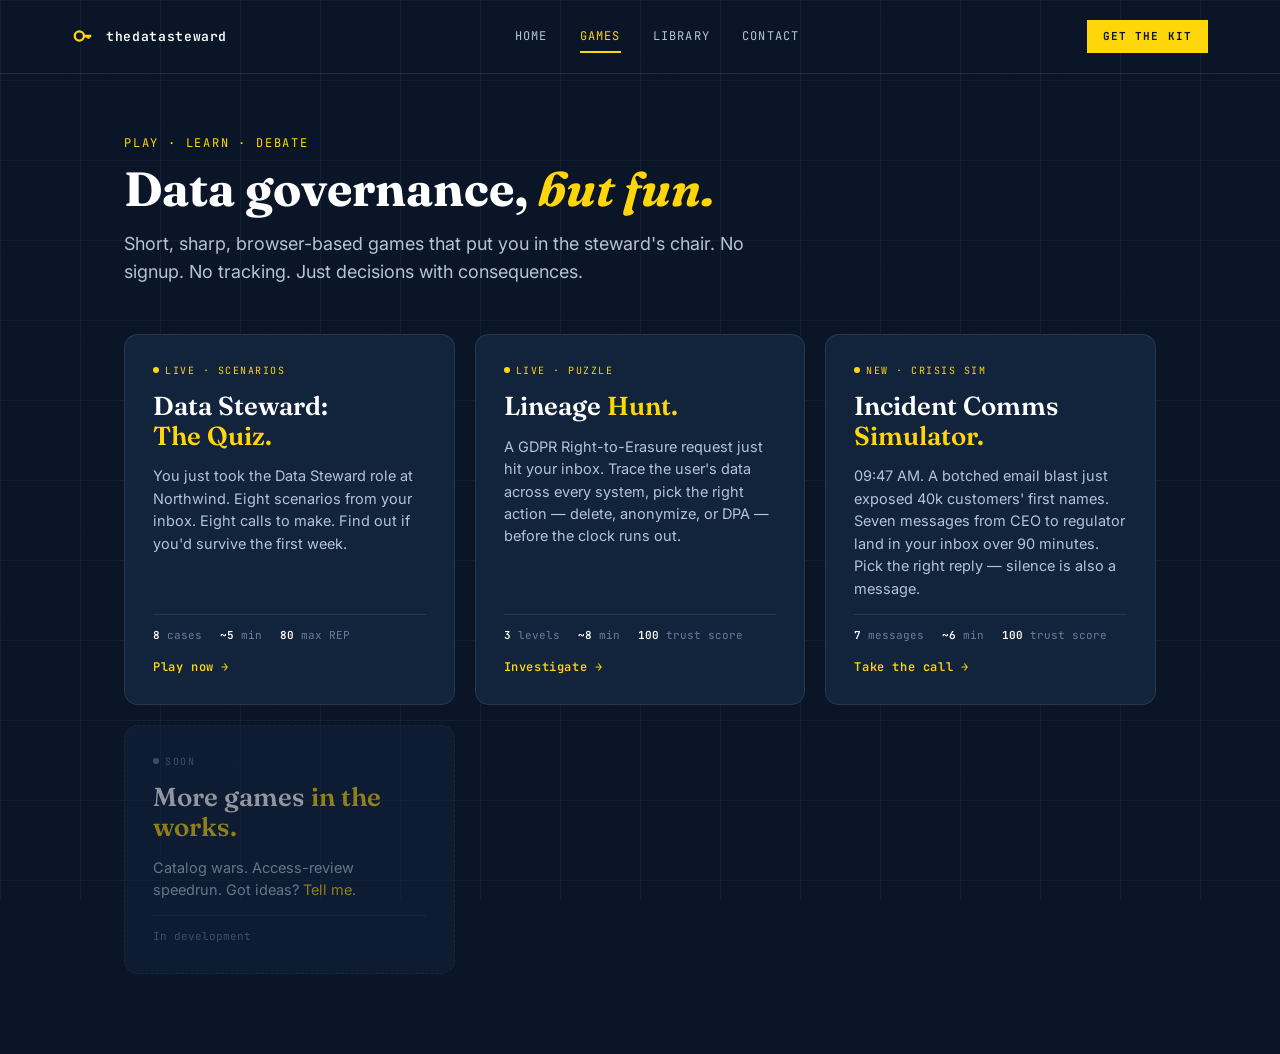
<file: games/index.html>
<!DOCTYPE html>
<html lang="en">
<head>
<meta charset="UTF-8">
<meta name="viewport" content="width=device-width, initial-scale=1.0">
<title>Games — The Data Steward</title>
<meta name="description" content="Interactive mini-games about data governance, lineage, GDPR, and stewardship — by The Data Steward.">
<link rel="preconnect" href="https://fonts.googleapis.com">
<link rel="preconnect" href="https://fonts.gstatic.com" crossorigin>
<link href="https://fonts.googleapis.com/css2?family=JetBrains+Mono:wght@400;500;700&family=Fraunces:opsz,wght@9..144,400;9..144,600;9..144,800;9..144,900&family=Inter:wght@400;500;600&display=swap" rel="stylesheet">
<link rel="stylesheet" href="../assets/styles.css">
<style>
  :root {
    --bg: #0a1628;
    --bg-2: #12233c;
    --bg-3: #1a2d4a;
    --line: rgba(180,195,215,0.12);
    --line-strong: rgba(255,214,10,0.4);
    --text: #ffffff;
    --text-muted: #b4c3d7;
    --text-dim: #6b7d99;
    --yellow: #ffd60a;
    --teal: #00d9c0;
    --font-display: 'Fraunces', Georgia, serif;
    --font-mono: 'JetBrains Mono', monospace;
  }
  body { background: var(--bg); color: var(--text); }
  body::before {
    content: ''; position: fixed; inset: 0; z-index: 0;
    background-image:
      linear-gradient(var(--line) 1px, transparent 1px),
      linear-gradient(90deg, var(--line) 1px, transparent 1px);
    background-size: 80px 80px; opacity: 0.5; pointer-events: none;
  }
  main.hub { position: relative; z-index: 2; max-width: 1080px; margin: 0 auto; padding: 60px 24px 80px; }
  .hub-eyebrow {
    font-family: var(--font-mono); font-size: 12px; color: var(--yellow);
    letter-spacing: 0.15em; text-transform: uppercase; margin-bottom: 12px;
  }
  .hub-title {
    font-family: var(--font-display); font-weight: 700; font-size: 48px;
    line-height: 1.05; margin-bottom: 16px;
  }
  .hub-title .accent { color: var(--yellow); font-style: italic; }
  .hub-sub {
    color: var(--text-muted); font-size: 18px; line-height: 1.55;
    max-width: 640px; margin-bottom: 48px;
  }
  .game-grid {
    display: grid; grid-template-columns: repeat(auto-fill, minmax(320px, 1fr));
    gap: 20px;
  }
  .game-card {
    background: var(--bg-2); border: 1px solid var(--line); border-radius: 14px;
    padding: 28px; text-decoration: none; color: var(--text);
    display: flex; flex-direction: column; gap: 14px;
    transition: all 0.2s; position: relative; overflow: hidden;
  }
  .game-card:hover {
    border-color: var(--line-strong); transform: translateY(-4px);
    box-shadow: 0 16px 40px rgba(0,0,0,0.3);
  }
  .game-card .badge {
    font-family: var(--font-mono); font-size: 10px; letter-spacing: 0.15em;
    text-transform: uppercase; color: var(--yellow);
    display: inline-flex; align-items: center; gap: 6px;
  }
  .game-card .badge .dot { width: 6px; height: 6px; border-radius: 50%; background: var(--yellow); }
  .game-card h3 {
    font-family: var(--font-display); font-size: 26px; font-weight: 600; line-height: 1.15;
  }
  .game-card h3 .yellow { color: var(--yellow); }
  .game-card p {
    color: var(--text-muted); font-size: 14.5px; line-height: 1.55; flex: 1;
  }
  .game-card .meta {
    display: flex; gap: 18px; font-family: var(--font-mono); font-size: 11px;
    color: var(--text-dim); padding-top: 12px; border-top: 1px solid var(--line);
  }
  .game-card .meta span strong { color: var(--text); font-weight: 600; }
  .game-card .cta {
    font-family: var(--font-mono); font-size: 12px; color: var(--yellow);
    letter-spacing: 0.05em; font-weight: 600;
    display: inline-flex; align-items: center; gap: 6px;
  }
  .coming-soon {
    border-style: dashed; opacity: 0.55; cursor: default;
  }
  .coming-soon:hover { transform: none; box-shadow: none; border-color: var(--line); }
  .coming-soon .badge { color: var(--text-dim); }
  .coming-soon .badge .dot { background: var(--text-dim); }
</style>
</head>
<body>

<header class="site-header">
  <div class="site-header-inner">
    <a href="../index.html" class="site-brand">
      <svg class="site-key" viewBox="0 0 24 24">
        <circle cx="8" cy="12" r="5" fill="none" stroke="#ffd60a" stroke-width="2.5"/>
        <path d="M13 12h8m-3 0v3m-2-3v2" stroke="#ffd60a" stroke-width="2.5" fill="none"/>
      </svg>
      <span>thedatasteward</span>
    </a>
    <nav class="site-nav">
      <a href="../index.html">Home</a>
      <a href="index.html" class="active">Games</a>
      <a href="../library/index.html">Library</a>
      <a href="../index.html#contact">Contact</a>
    </nav>
    <a href="../library/starter-kit/index.html" class="site-cta">Get the Kit</a>
  </div>
</header>

<main class="hub">
  <div class="hub-eyebrow">PLAY · LEARN · DEBATE</div>
  <h1 class="hub-title">Data governance, <span class="accent">but fun.</span></h1>
  <p class="hub-sub">
    Short, sharp, browser-based games that put you in the steward's chair.
    No signup. No tracking. Just decisions with consequences.
  </p>

  <div class="game-grid">

    <a href="quiz/index.html" class="game-card">
      <div class="badge"><span class="dot"></span>Live · Scenarios</div>
      <h3>Data Steward:<br><span class="yellow">The Quiz.</span></h3>
      <p>You just took the Data Steward role at Northwind. Eight scenarios from your inbox. Eight calls to make. Find out if you'd survive the first week.</p>
      <div class="meta">
        <span><strong>8</strong> cases</span>
        <span><strong>~5</strong> min</span>
        <span><strong>80</strong> max REP</span>
      </div>
      <span class="cta">Play now →</span>
    </a>

    <a href="lineage/index.html" class="game-card">
      <div class="badge"><span class="dot"></span>Live · Puzzle</div>
      <h3>Lineage <span class="yellow">Hunt.</span></h3>
      <p>A GDPR Right-to-Erasure request just hit your inbox. Trace the user's data across every system, pick the right action — delete, anonymize, or DPA — before the clock runs out.</p>
      <div class="meta">
        <span><strong>3</strong> levels</span>
        <span><strong>~8</strong> min</span>
        <span><strong>100</strong> trust score</span>
      </div>
      <span class="cta">Investigate →</span>
    </a>

    <a href="incident/index.html" class="game-card">
      <div class="badge"><span class="dot"></span>New · Crisis Sim</div>
      <h3>Incident Comms <span class="yellow">Simulator.</span></h3>
      <p>09:47 AM. A botched email blast just exposed 40k customers' first names. Seven messages from CEO to regulator land in your inbox over 90 minutes. Pick the right reply — silence is also a message.</p>
      <div class="meta">
        <span><strong>7</strong> messages</span>
        <span><strong>~6</strong> min</span>
        <span><strong>100</strong> trust score</span>
      </div>
      <span class="cta">Take the call →</span>
    </a>

    <div class="game-card coming-soon">
      <div class="badge"><span class="dot"></span>Soon</div>
      <h3>More games <span class="yellow">in the works.</span></h3>
      <p>Catalog wars. Access-review speedrun. Got ideas? <a href="../index.html#contact" style="color: var(--yellow); text-decoration: none;">Tell me</a>.</p>
      <div class="meta"><span>In development</span></div>
    </div>

  </div>
</main>

</body>
</html>
</file>
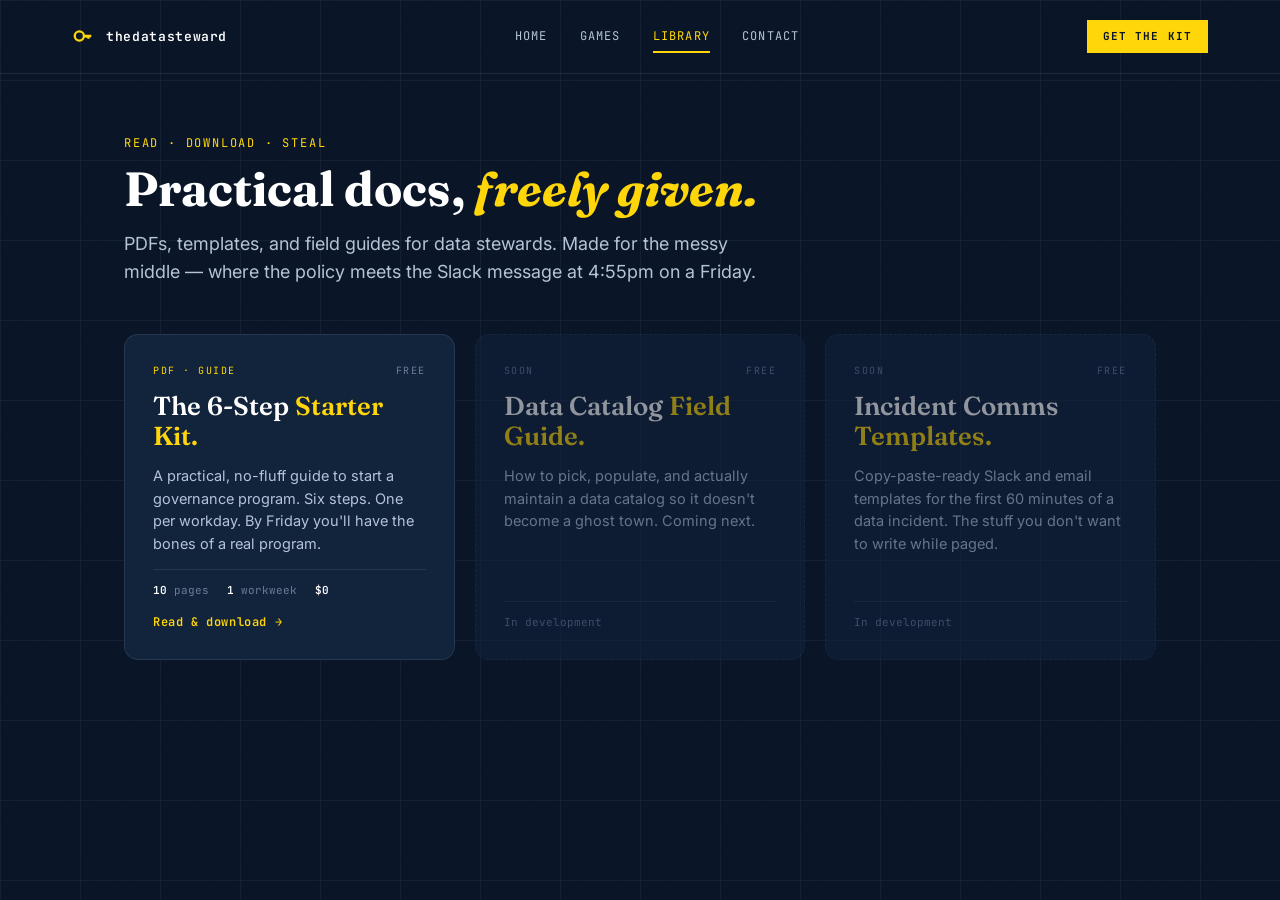
<file: library/index.html>
<!DOCTYPE html>
<html lang="en">
<head>
<meta charset="UTF-8">
<meta name="viewport" content="width=device-width, initial-scale=1.0">
<title>Library — The Data Steward</title>
<meta name="description" content="Free PDFs, templates, and guides for data stewards — by The Data Steward.">
<link rel="preconnect" href="https://fonts.googleapis.com">
<link rel="preconnect" href="https://fonts.gstatic.com" crossorigin>
<link href="https://fonts.googleapis.com/css2?family=JetBrains+Mono:wght@400;500;700&family=Fraunces:opsz,wght@9..144,400;9..144,600;9..144,800;9..144,900&family=Inter:wght@400;500;600&display=swap" rel="stylesheet">
<link rel="stylesheet" href="../assets/styles.css">
<style>
  :root {
    --bg: #0a1628;
    --bg-2: #12233c;
    --bg-3: #1a2d4a;
    --line: rgba(180,195,215,0.12);
    --line-strong: rgba(255,214,10,0.4);
    --text: #ffffff;
    --text-muted: #b4c3d7;
    --text-dim: #6b7d99;
    --yellow: #ffd60a;
    --teal: #00d9c0;
    --font-display: 'Fraunces', Georgia, serif;
    --font-mono: 'JetBrains Mono', monospace;
  }
  body { background: var(--bg); color: var(--text); }
  body::before {
    content: ''; position: fixed; inset: 0; z-index: 0;
    background-image:
      linear-gradient(var(--line) 1px, transparent 1px),
      linear-gradient(90deg, var(--line) 1px, transparent 1px);
    background-size: 80px 80px; opacity: 0.5; pointer-events: none;
  }
  main.hub { position: relative; z-index: 2; max-width: 1080px; margin: 0 auto; padding: 60px 24px 80px; }
  .hub-eyebrow {
    font-family: var(--font-mono); font-size: 12px; color: var(--yellow);
    letter-spacing: 0.15em; text-transform: uppercase; margin-bottom: 12px;
  }
  .hub-title {
    font-family: var(--font-display); font-weight: 700; font-size: 48px;
    line-height: 1.05; margin-bottom: 16px;
  }
  .hub-title .accent { color: var(--yellow); font-style: italic; }
  .hub-sub {
    color: var(--text-muted); font-size: 18px; line-height: 1.55;
    max-width: 640px; margin-bottom: 48px;
  }
  .doc-grid {
    display: grid; grid-template-columns: repeat(auto-fill, minmax(320px, 1fr));
    gap: 20px;
  }
  .doc-card {
    background: var(--bg-2); border: 1px solid var(--line); border-radius: 14px;
    padding: 28px; text-decoration: none; color: var(--text);
    display: flex; flex-direction: column; gap: 14px;
    transition: all 0.2s;
  }
  .doc-card:hover {
    border-color: var(--line-strong); transform: translateY(-4px);
    box-shadow: 0 16px 40px rgba(0,0,0,0.3);
  }
  .doc-card .type-row {
    display: flex; justify-content: space-between; align-items: center;
    font-family: var(--font-mono); font-size: 10px; letter-spacing: 0.15em;
    text-transform: uppercase;
  }
  .doc-card .type { color: var(--yellow); }
  .doc-card .price { color: var(--text-dim); }
  .doc-card h3 {
    font-family: var(--font-display); font-size: 26px; font-weight: 600; line-height: 1.15;
  }
  .doc-card h3 .yellow { color: var(--yellow); }
  .doc-card p {
    color: var(--text-muted); font-size: 14.5px; line-height: 1.55; flex: 1;
  }
  .doc-card .meta {
    display: flex; gap: 18px; font-family: var(--font-mono); font-size: 11px;
    color: var(--text-dim); padding-top: 12px; border-top: 1px solid var(--line);
  }
  .doc-card .meta span strong { color: var(--text); font-weight: 600; }
  .doc-card .cta {
    font-family: var(--font-mono); font-size: 12px; color: var(--yellow);
    letter-spacing: 0.05em; font-weight: 600;
    display: inline-flex; align-items: center; gap: 6px;
  }
  .coming-soon {
    border-style: dashed; opacity: 0.55; cursor: default;
  }
  .coming-soon:hover { transform: none; box-shadow: none; border-color: var(--line); }
  .coming-soon .type { color: var(--text-dim); }
</style>
</head>
<body>

<header class="site-header">
  <div class="site-header-inner">
    <a href="../index.html" class="site-brand">
      <svg class="site-key" viewBox="0 0 24 24">
        <circle cx="8" cy="12" r="5" fill="none" stroke="#ffd60a" stroke-width="2.5"/>
        <path d="M13 12h8m-3 0v3m-2-3v2" stroke="#ffd60a" stroke-width="2.5" fill="none"/>
      </svg>
      <span>thedatasteward</span>
    </a>
    <nav class="site-nav">
      <a href="../index.html">Home</a>
      <a href="../games/index.html">Games</a>
      <a href="index.html" class="active">Library</a>
      <a href="../index.html#contact">Contact</a>
    </nav>
    <a href="starter-kit/index.html" class="site-cta">Get the Kit</a>
  </div>
</header>

<main class="hub">
  <div class="hub-eyebrow">READ · DOWNLOAD · STEAL</div>
  <h1 class="hub-title">Practical docs, <span class="accent">freely given.</span></h1>
  <p class="hub-sub">
    PDFs, templates, and field guides for data stewards. Made for the messy
    middle — where the policy meets the Slack message at 4:55pm on a Friday.
  </p>

  <div class="doc-grid">

    <a href="starter-kit/index.html" class="doc-card">
      <div class="type-row"><span class="type">PDF · Guide</span><span class="price">Free</span></div>
      <h3>The 6-Step <span class="yellow">Starter Kit.</span></h3>
      <p>A practical, no-fluff guide to start a governance program. Six steps. One per workday. By Friday you'll have the bones of a real program.</p>
      <div class="meta">
        <span><strong>10</strong> pages</span>
        <span><strong>1</strong> workweek</span>
        <span><strong>$0</strong></span>
      </div>
      <span class="cta">Read & download →</span>
    </a>

    <div class="doc-card coming-soon">
      <div class="type-row"><span class="type">Soon</span><span class="price">Free</span></div>
      <h3>Data Catalog <span class="yellow">Field Guide.</span></h3>
      <p>How to pick, populate, and actually maintain a data catalog so it doesn't become a ghost town. Coming next.</p>
      <div class="meta"><span>In development</span></div>
    </div>

    <div class="doc-card coming-soon">
      <div class="type-row"><span class="type">Soon</span><span class="price">Free</span></div>
      <h3>Incident Comms <span class="yellow">Templates.</span></h3>
      <p>Copy-paste-ready Slack and email templates for the first 60 minutes of a data incident. The stuff you don't want to write while paged.</p>
      <div class="meta"><span>In development</span></div>
    </div>

  </div>
</main>

</body>
</html>
</file>
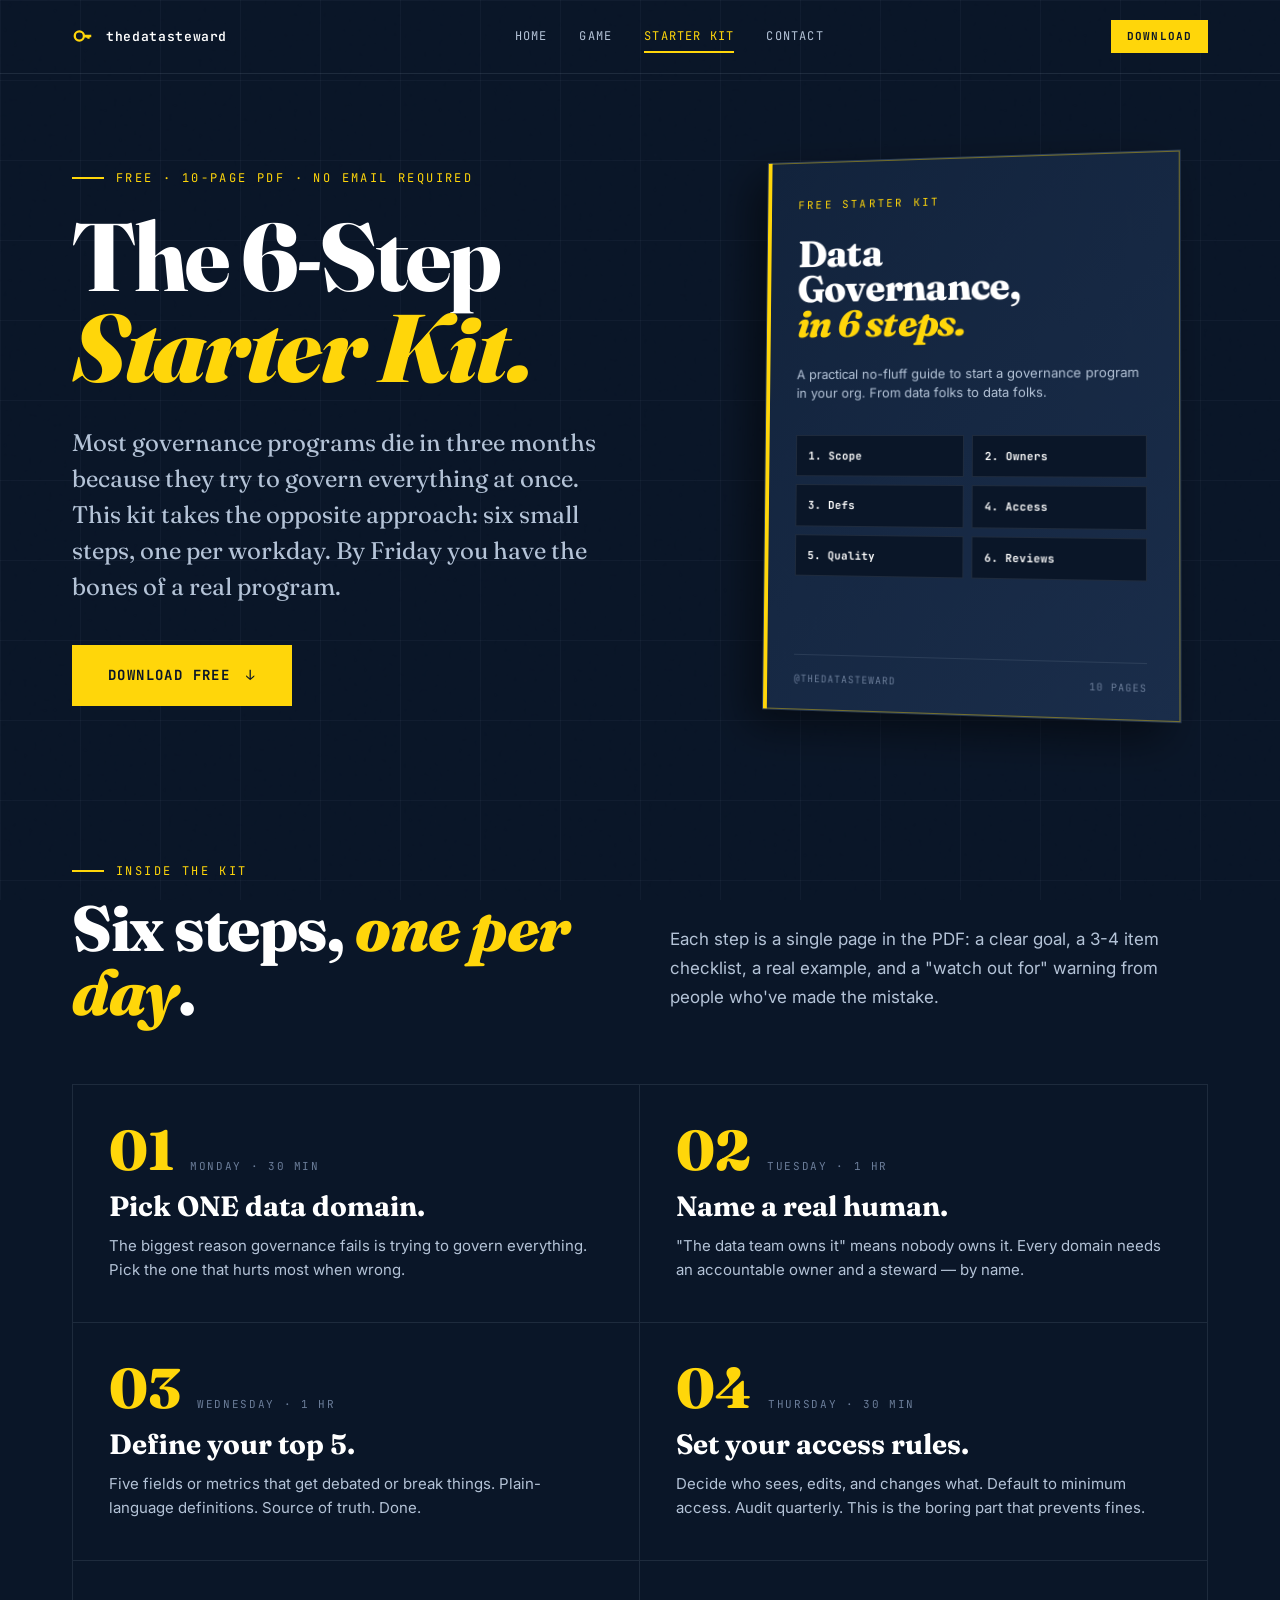
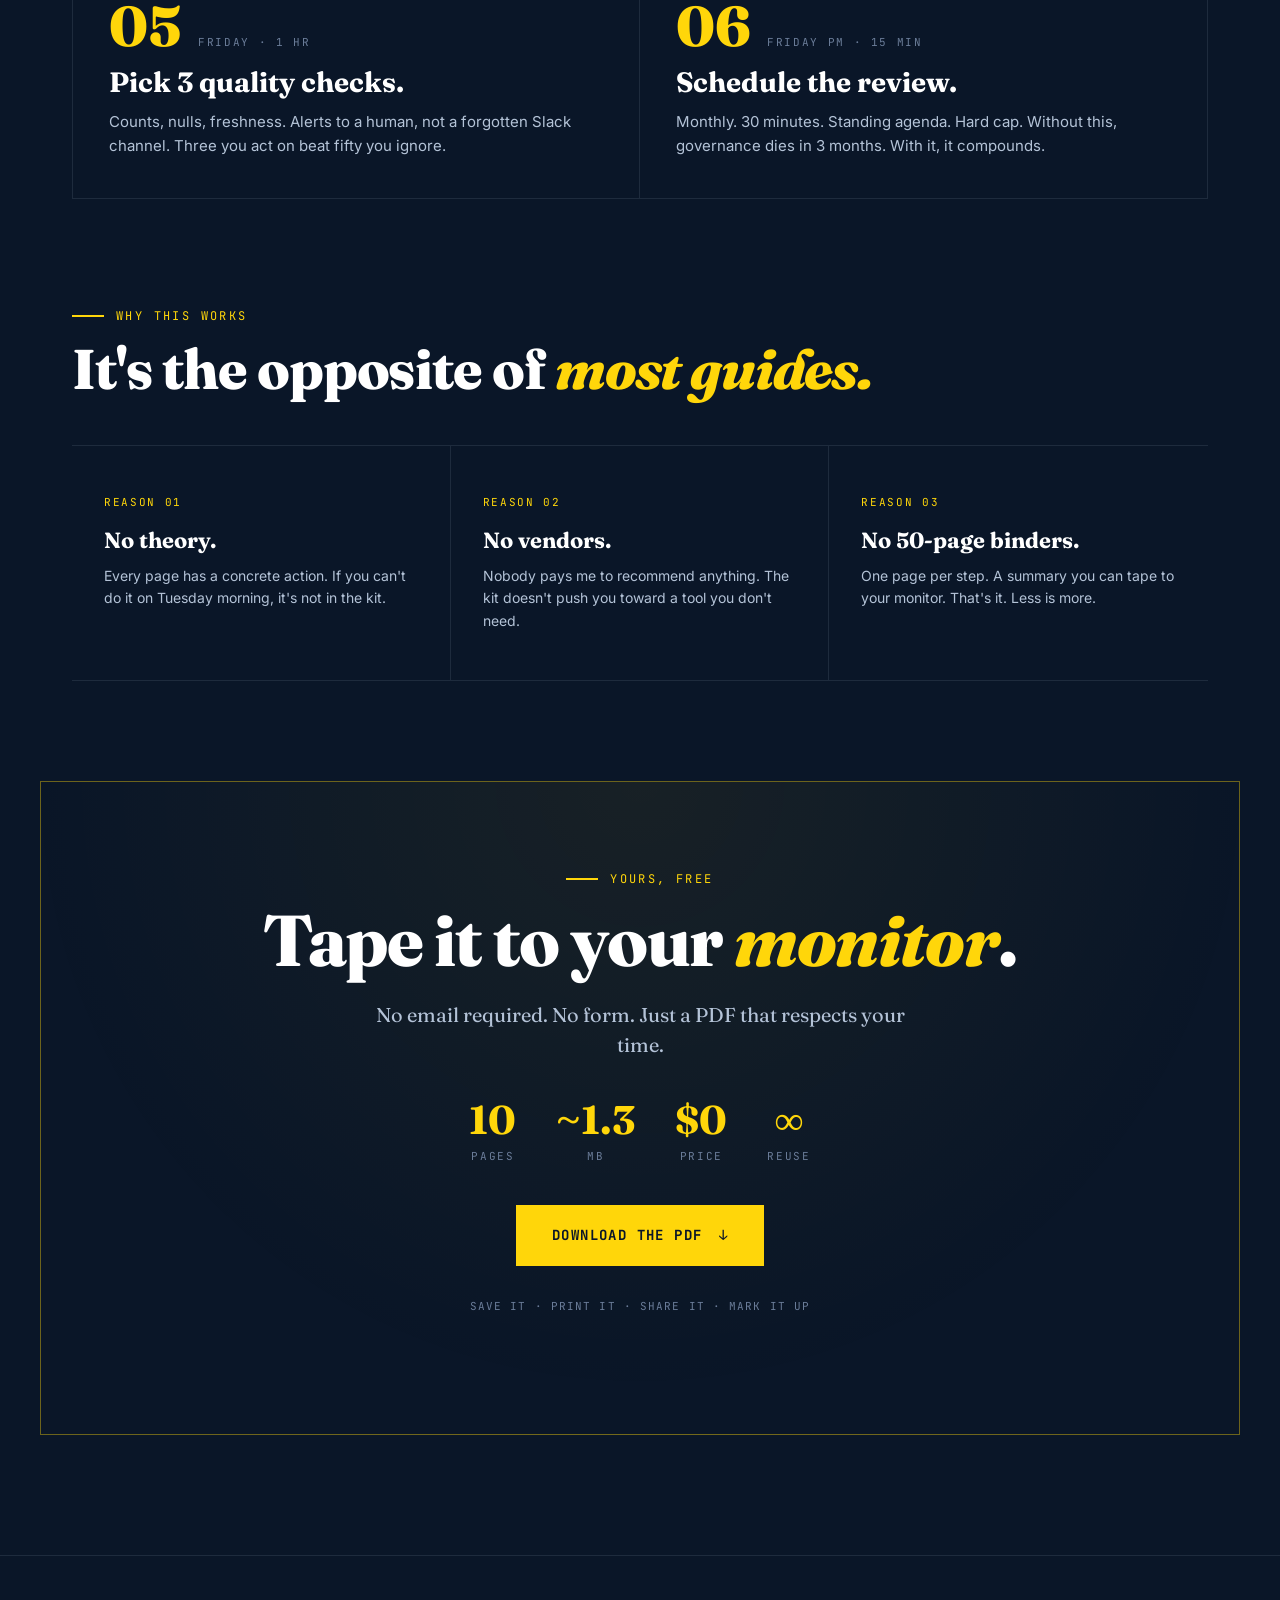
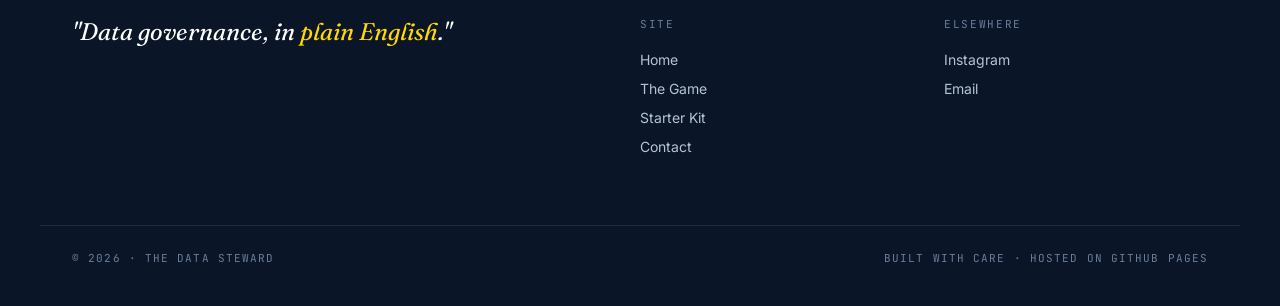
<file: starter-kit/index.html>
<!DOCTYPE html>
<html lang="en">
<head>
<meta charset="UTF-8">
<meta name="viewport" content="width=device-width, initial-scale=1.0">
<title>The 6-Step Starter Kit — The Data Steward</title>
<meta name="description" content="A free, practical 10-page guide to start a data governance program. Six steps. One per workday. Get the foundation of a real program by Friday.">
<link rel="preconnect" href="https://fonts.googleapis.com">
<link rel="preconnect" href="https://fonts.gstatic.com" crossorigin>
<link href="https://fonts.googleapis.com/css2?family=JetBrains+Mono:wght@400;500;700&family=Fraunces:opsz,wght@9..144,400;9..144,600;9..144,800;9..144,900&family=Inter:wght@400;500;600&display=swap" rel="stylesheet">
<link rel="stylesheet" href="../assets/styles.css">
<style>
  /* =============================================================
     HERO
     ============================================================= */
  .kit-hero {
    max-width: var(--content-max);
    margin: 0 auto;
    padding: 80px 32px 60px;
  }

  .kit-hero-grid {
    display: grid;
    grid-template-columns: 1.2fr 1fr;
    gap: 80px;
    align-items: center;
  }

  .kit-hero-title {
    font-family: var(--font-display);
    font-weight: 800;
    font-size: clamp(48px, 8vw, 96px);
    line-height: 0.95;
    letter-spacing: -0.02em;
    margin: 24px 0 32px;
  }
  .kit-hero-title .stress {
    color: var(--yellow);
    font-style: italic;
    font-weight: 900;
  }

  .kit-hero-lede {
    font-family: var(--font-display);
    font-size: clamp(18px, 2.2vw, 24px);
    font-weight: 400;
    line-height: 1.5;
    color: var(--text-muted);
    max-width: 560px;
    margin-bottom: 40px;
  }

  /* Book mockup */
  .book {
    position: relative;
    width: 100%;
    max-width: 420px;
    margin: 0 auto;
    aspect-ratio: 3/4;
    perspective: 1200px;
  }

  .book-inner {
    width: 100%;
    height: 100%;
    background:
      linear-gradient(135deg, var(--bg-2), var(--bg-3));
    border: 1px solid var(--line);
    padding: 36px 32px;
    transform: rotateY(-8deg) rotateX(2deg);
    box-shadow:
      -16px 16px 40px rgba(0,0,0,0.5),
      0 0 0 1px var(--line-strong) inset;
    transition: transform 0.5s ease;
    position: relative;
    overflow: hidden;
  }
  .book:hover .book-inner {
    transform: rotateY(0deg) rotateX(0deg);
  }

  .book-inner::before {
    content: '';
    position: absolute;
    top: 0; left: 0; bottom: 0;
    width: 4px;
    background: var(--yellow);
  }

  .book-eyebrow {
    font-family: var(--font-mono);
    font-size: 11px;
    letter-spacing: 0.2em;
    text-transform: uppercase;
    color: var(--yellow);
    margin-bottom: 24px;
  }

  .book-title {
    font-family: var(--font-display);
    font-size: 38px;
    font-weight: 800;
    line-height: 0.95;
    margin-bottom: 24px;
    letter-spacing: -0.02em;
  }
  .book-title .yellow { color: var(--yellow); font-style: italic; }

  .book-sub {
    font-family: var(--font-body);
    font-size: 13px;
    color: var(--text-muted);
    line-height: 1.5;
    margin-bottom: 32px;
  }

  .book-steps {
    display: grid;
    grid-template-columns: 1fr 1fr;
    gap: 8px;
  }
  .book-step {
    background: var(--bg);
    border: 1px solid var(--line);
    padding: 12px;
    font-family: var(--font-mono);
    font-size: 11px;
    font-weight: 700;
    color: var(--text);
  }

  .book-footer {
    position: absolute;
    bottom: 24px;
    left: 32px;
    right: 32px;
    padding-top: 16px;
    border-top: 1px solid var(--line);
    font-family: var(--font-mono);
    font-size: 10px;
    color: var(--text-dim);
    letter-spacing: 0.1em;
    text-transform: uppercase;
    display: flex;
    justify-content: space-between;
  }

  @media (max-width: 900px) {
    .kit-hero-grid { grid-template-columns: 1fr; gap: 48px; }
    .kit-hero { padding: 60px 20px 40px; }
    .book { max-width: 320px; }
  }

  /* =============================================================
     INSIDE THE KIT
     ============================================================= */
  .inside {
    max-width: var(--content-max);
    margin: 80px auto;
    padding: 0 32px;
  }

  .inside-header {
    display: grid;
    grid-template-columns: 1fr 1fr;
    gap: 60px;
    margin-bottom: 60px;
    align-items: end;
  }

  .inside-header h2 {
    font-family: var(--font-display);
    font-size: clamp(40px, 6vw, 64px);
    font-weight: 800;
    line-height: 1;
    letter-spacing: -0.02em;
    margin-top: 16px;
  }
  .inside-header h2 .accent { color: var(--yellow); font-style: italic; }

  .inside-header p {
    font-family: var(--font-body);
    font-size: 17px;
    color: var(--text-muted);
    line-height: 1.7;
    padding-bottom: 12px;
  }

  /* Steps grid */
  .steps {
    display: grid;
    grid-template-columns: repeat(2, 1fr);
    gap: 0;
    border: 1px solid var(--line);
  }

  .step {
    padding: 40px 36px;
    border-right: 1px solid var(--line);
    border-bottom: 1px solid var(--line);
    position: relative;
    transition: background 0.3s;
  }
  .step:nth-child(2n) { border-right: none; }
  .step:nth-child(n+5) { /* last 2 */ }
  .step:nth-last-child(-n+2) { border-bottom: none; }

  .step:hover { background: var(--bg-2); }

  .step-meta {
    display: flex;
    align-items: baseline;
    gap: 16px;
    margin-bottom: 16px;
  }
  .step-num {
    font-family: var(--font-display);
    font-size: 56px;
    font-weight: 800;
    color: var(--yellow);
    line-height: 0.9;
  }
  .step-label {
    font-family: var(--font-mono);
    font-size: 11px;
    letter-spacing: 0.15em;
    text-transform: uppercase;
    color: var(--text-dim);
  }

  .step-title {
    font-family: var(--font-display);
    font-size: 28px;
    font-weight: 700;
    line-height: 1.1;
    margin-bottom: 12px;
  }

  .step-body {
    font-family: var(--font-body);
    font-size: 15px;
    color: var(--text-muted);
    line-height: 1.6;
  }

  @media (max-width: 720px) {
    .inside-header { grid-template-columns: 1fr; gap: 24px; }
    .steps { grid-template-columns: 1fr; }
    .step { border-right: none !important; }
    .step:last-child { border-bottom: none; }
    .inside { padding: 0 20px; margin: 60px auto; }
  }

  /* =============================================================
     WHY THIS WORKS
     ============================================================= */
  .why {
    max-width: var(--content-max);
    margin: 100px auto;
    padding: 0 32px;
  }

  .why-grid {
    display: grid;
    grid-template-columns: repeat(3, 1fr);
    gap: 0;
    border-top: 1px solid var(--line);
    border-bottom: 1px solid var(--line);
  }

  .why-item {
    padding: 48px 32px;
    border-right: 1px solid var(--line);
  }
  .why-item:last-child { border-right: none; }

  .why-num {
    font-family: var(--font-mono);
    font-size: 11px;
    letter-spacing: 0.15em;
    color: var(--yellow);
    margin-bottom: 16px;
  }

  .why-title {
    font-family: var(--font-display);
    font-size: 22px;
    font-weight: 700;
    line-height: 1.2;
    margin-bottom: 12px;
  }

  .why-body {
    font-family: var(--font-body);
    font-size: 14px;
    color: var(--text-muted);
    line-height: 1.6;
  }

  @media (max-width: 720px) {
    .why-grid { grid-template-columns: 1fr; }
    .why-item { border-right: none; border-bottom: 1px solid var(--line); }
    .why-item:last-child { border-bottom: none; }
    .why { padding: 0 20px; margin: 60px auto; }
  }

  /* =============================================================
     DOWNLOAD CTA
     ============================================================= */
  .download {
    max-width: var(--content-max);
    margin: 100px auto 0;
    padding: 80px 32px;
    text-align: center;
    background:
      radial-gradient(circle at center top, rgba(255, 214, 10, 0.06), transparent 70%);
    border: 1px solid var(--line-strong);
    position: relative;
  }

  .download h2 {
    font-family: var(--font-display);
    font-size: clamp(40px, 6vw, 72px);
    font-weight: 800;
    line-height: 1;
    letter-spacing: -0.02em;
    margin: 16px 0 24px;
    max-width: 800px;
    margin-left: auto;
    margin-right: auto;
  }
  .download h2 .accent { color: var(--yellow); font-style: italic; }

  .download p {
    font-family: var(--font-display);
    font-size: 20px;
    color: var(--text-muted);
    line-height: 1.5;
    max-width: 560px;
    margin: 0 auto 40px;
  }

  .download-stats {
    display: flex;
    justify-content: center;
    gap: 40px;
    margin: 32px 0 40px;
    flex-wrap: wrap;
  }
  .download-stat .num {
    font-family: var(--font-display);
    font-size: 40px;
    font-weight: 700;
    color: var(--yellow);
    line-height: 1;
  }
  .download-stat .label {
    font-family: var(--font-mono);
    font-size: 11px;
    letter-spacing: 0.15em;
    text-transform: uppercase;
    color: var(--text-dim);
    margin-top: 8px;
  }

  @media (max-width: 720px) {
    .download { padding: 60px 24px; margin: 60px 20px 0; }
  }
</style>
</head>
<body>

<!-- HEADER -->
<header class="site-header">
  <div class="site-header-inner">
    <a href="../index.html" class="site-brand">
      <svg class="site-key" viewBox="0 0 24 24">
        <circle cx="8" cy="12" r="5" fill="none" stroke="#ffd60a" stroke-width="2.5"/>
        <path d="M13 12h8m-3 0v3m-2-3v2" stroke="#ffd60a" stroke-width="2.5" fill="none"/>
      </svg>
      <span>thedatasteward</span>
    </a>
    <nav class="site-nav">
      <a href="../index.html">Home</a>
      <a href="../game/index.html">Game</a>
      <a href="index.html" class="active">Starter Kit</a>
      <a href="../index.html#contact">Contact</a>
    </nav>
    <a href="#download" class="site-cta">Download</a>
  </div>
</header>

<main>

  <!-- HERO -->
  <section class="kit-hero">
    <div class="kit-hero-grid">
      <div>
        <div class="eyebrow reveal reveal-1">Free · 10-page PDF · No email required</div>
        <h1 class="kit-hero-title reveal reveal-2">
          The 6-Step <span class="stress">Starter Kit.</span>
        </h1>
        <p class="kit-hero-lede reveal reveal-3">
          Most governance programs die in three months because they try to govern everything at once. This kit takes the opposite approach: six small steps, one per workday. By Friday you have the bones of a real program.
        </p>
        <div class="reveal reveal-4">
          <a href="#download" class="button-primary">
            <span>Download Free</span>
            <span>↓</span>
          </a>
        </div>
      </div>

      <div class="reveal reveal-5">
        <div class="book">
          <div class="book-inner">
            <div class="book-eyebrow">Free Starter Kit</div>
            <div class="book-title">Data<br>Governance,<br><span class="yellow">in 6 steps.</span></div>
            <div class="book-sub">A practical no-fluff guide to start a governance program in your org. From data folks to data folks.</div>
            <div class="book-steps">
              <div class="book-step">1. Scope</div>
              <div class="book-step">2. Owners</div>
              <div class="book-step">3. Defs</div>
              <div class="book-step">4. Access</div>
              <div class="book-step">5. Quality</div>
              <div class="book-step">6. Reviews</div>
            </div>
            <div class="book-footer">
              <span>@thedatasteward</span>
              <span>10 pages</span>
            </div>
          </div>
        </div>
      </div>
    </div>
  </section>

  <!-- INSIDE THE KIT -->
  <section class="inside">
    <div class="inside-header">
      <div>
        <div class="eyebrow">Inside the kit</div>
        <h2>Six steps, <span class="accent">one per day</span>.</h2>
      </div>
      <p>
        Each step is a single page in the PDF: a clear goal, a 3-4 item checklist, a real example, and a "watch out for" warning from people who've made the mistake.
      </p>
    </div>

    <div class="steps">
      <div class="step">
        <div class="step-meta">
          <span class="step-num">01</span>
          <span class="step-label">MONDAY · 30 MIN</span>
        </div>
        <h3 class="step-title">Pick ONE data domain.</h3>
        <p class="step-body">The biggest reason governance fails is trying to govern everything. Pick the one that hurts most when wrong.</p>
      </div>

      <div class="step">
        <div class="step-meta">
          <span class="step-num">02</span>
          <span class="step-label">TUESDAY · 1 HR</span>
        </div>
        <h3 class="step-title">Name a real human.</h3>
        <p class="step-body">"The data team owns it" means nobody owns it. Every domain needs an accountable owner and a steward — by name.</p>
      </div>

      <div class="step">
        <div class="step-meta">
          <span class="step-num">03</span>
          <span class="step-label">WEDNESDAY · 1 HR</span>
        </div>
        <h3 class="step-title">Define your top 5.</h3>
        <p class="step-body">Five fields or metrics that get debated or break things. Plain-language definitions. Source of truth. Done.</p>
      </div>

      <div class="step">
        <div class="step-meta">
          <span class="step-num">04</span>
          <span class="step-label">THURSDAY · 30 MIN</span>
        </div>
        <h3 class="step-title">Set your access rules.</h3>
        <p class="step-body">Decide who sees, edits, and changes what. Default to minimum access. Audit quarterly. This is the boring part that prevents fines.</p>
      </div>

      <div class="step">
        <div class="step-meta">
          <span class="step-num">05</span>
          <span class="step-label">FRIDAY · 1 HR</span>
        </div>
        <h3 class="step-title">Pick 3 quality checks.</h3>
        <p class="step-body">Counts, nulls, freshness. Alerts to a human, not a forgotten Slack channel. Three you act on beat fifty you ignore.</p>
      </div>

      <div class="step">
        <div class="step-meta">
          <span class="step-num">06</span>
          <span class="step-label">FRIDAY PM · 15 MIN</span>
        </div>
        <h3 class="step-title">Schedule the review.</h3>
        <p class="step-body">Monthly. 30 minutes. Standing agenda. Hard cap. Without this, governance dies in 3 months. With it, it compounds.</p>
      </div>
    </div>
  </section>

  <!-- WHY THIS WORKS -->
  <section class="why">
    <div class="section-header" style="margin-bottom: 48px;">
      <div class="eyebrow">Why this works</div>
      <h2 style="font-family: var(--font-display); font-size: clamp(36px, 5vw, 56px); font-weight: 800; line-height: 1; letter-spacing: -0.02em; margin-top: 16px;">
        It's the opposite of <span style="color: var(--yellow); font-style: italic;">most guides.</span>
      </h2>
    </div>

    <div class="why-grid">
      <div class="why-item">
        <div class="why-num">REASON 01</div>
        <h3 class="why-title">No theory.</h3>
        <p class="why-body">Every page has a concrete action. If you can't do it on Tuesday morning, it's not in the kit.</p>
      </div>
      <div class="why-item">
        <div class="why-num">REASON 02</div>
        <h3 class="why-title">No vendors.</h3>
        <p class="why-body">Nobody pays me to recommend anything. The kit doesn't push you toward a tool you don't need.</p>
      </div>
      <div class="why-item">
        <div class="why-num">REASON 03</div>
        <h3 class="why-title">No 50-page binders.</h3>
        <p class="why-body">One page per step. A summary you can tape to your monitor. That's it. Less is more.</p>
      </div>
    </div>
  </section>

  <!-- DOWNLOAD -->
  <section class="download" id="download">
    <div class="eyebrow">Yours, free</div>
    <h2>Tape it to your <span class="accent">monitor</span>.</h2>
    <p>
      No email required. No form. Just a PDF that respects your time.
    </p>

    <div class="download-stats">
      <div class="download-stat">
        <div class="num">10</div>
        <div class="label">Pages</div>
      </div>
      <div class="download-stat">
        <div class="num">~1.3</div>
        <div class="label">MB</div>
      </div>
      <div class="download-stat">
        <div class="num">$0</div>
        <div class="label">Price</div>
      </div>
      <div class="download-stat">
        <div class="num">∞</div>
        <div class="label">Reuse</div>
      </div>
    </div>

    <a href="Data_Governance_Starter_Kit.pdf" download class="button-primary">
      <span>Download the PDF</span>
      <span>↓</span>
    </a>

    <p style="font-family: var(--font-mono); font-size: 11px; color: var(--text-dim); letter-spacing: 0.1em; text-transform: uppercase; margin-top: 32px;">
      Save it · Print it · Share it · Mark it up
    </p>
  </section>

</main>

<!-- FOOTER -->
<footer class="site-footer">
  <div class="site-footer-inner">
    <div>
      <p class="footer-tagline">"Data governance, in <em style="color:#ffd60a;">plain English</em>."</p>
    </div>
    <div>
      <div class="footer-block-title">Site</div>
      <a href="../index.html" class="footer-link">Home</a>
      <a href="../game/index.html" class="footer-link">The Game</a>
      <a href="index.html" class="footer-link">Starter Kit</a>
      <a href="../index.html#contact" class="footer-link">Contact</a>
    </div>
    <div>
      <div class="footer-block-title">Elsewhere</div>
      <a href="https://instagram.com/thedatasteward" target="_blank" rel="noopener" class="footer-link">Instagram</a>
      <a href="mailto:thedatasteward@gmail.com" class="footer-link">Email</a>
    </div>
  </div>
  <div class="site-footer-bottom">
    <span>© 2026 · The Data Steward</span>
    <span>Built with care · Hosted on GitHub Pages</span>
  </div>
</footer>

</body>
</html>
</file>
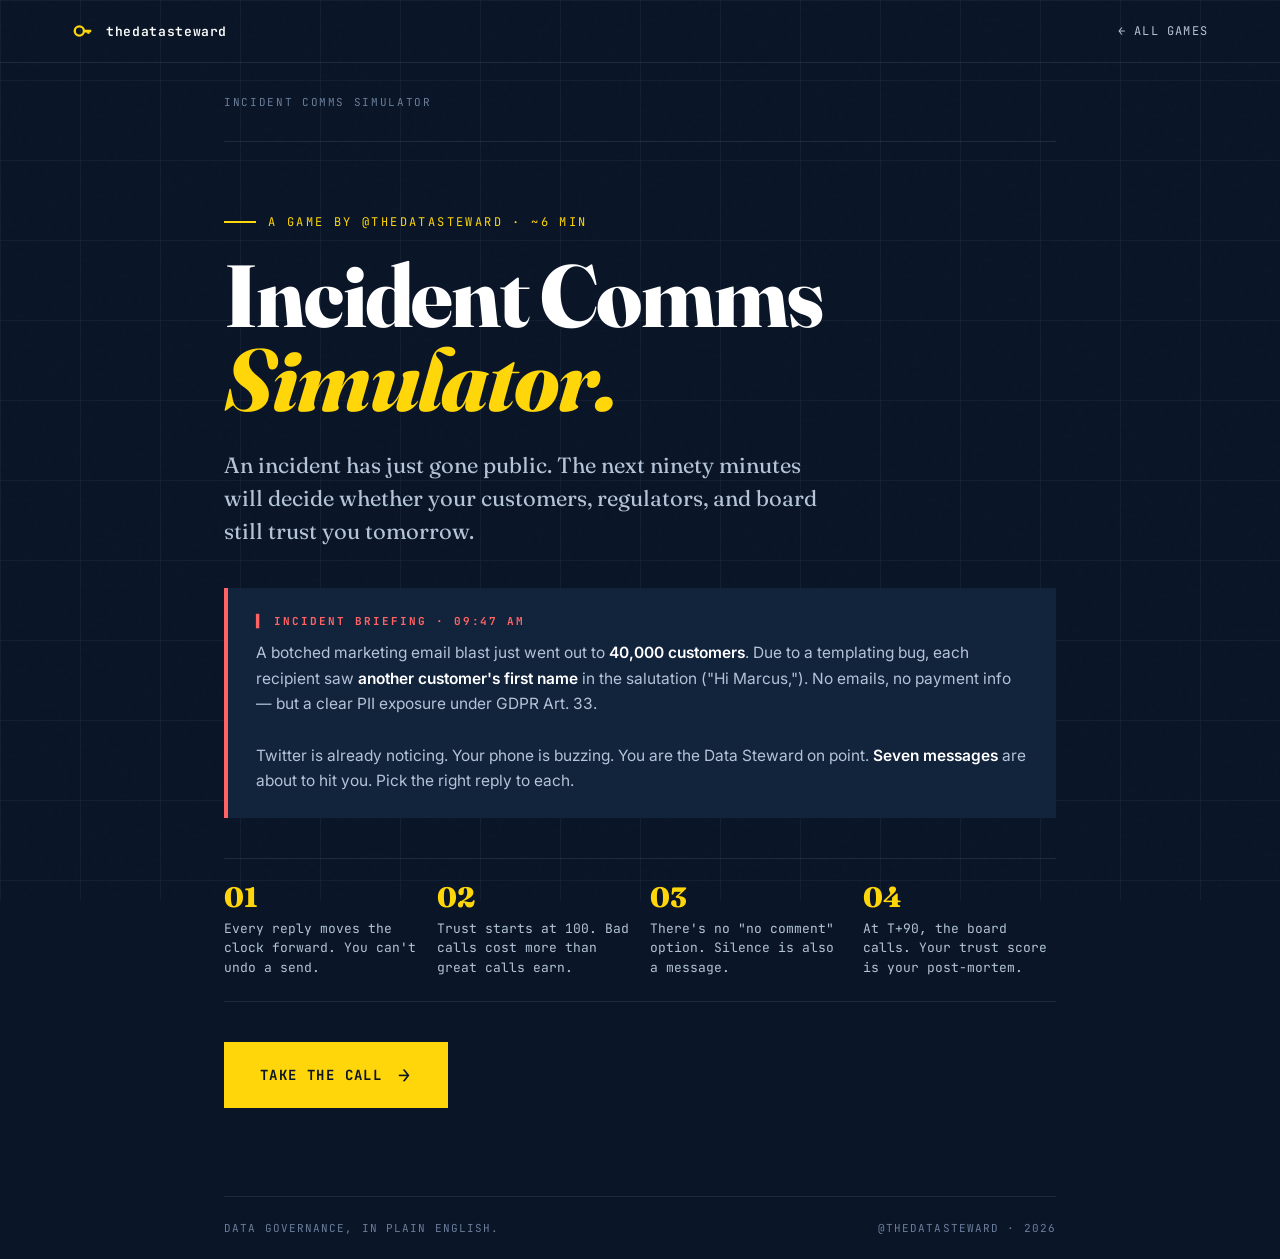
<file: games/incident/index.html>
<!DOCTYPE html>
<html lang="en">
<head>
<meta charset="UTF-8">
<meta name="viewport" content="width=device-width, initial-scale=1.0">
<title>Incident Comms Simulator — The Data Steward</title>
<meta name="description" content="A 90-minute data incident is unfolding. Pick the right comms to CEO, customers, journalists, and regulators before trust erodes. A mini-game by The Data Steward.">
<link rel="preconnect" href="https://fonts.googleapis.com">
<link rel="preconnect" href="https://fonts.gstatic.com" crossorigin>
<link href="https://fonts.googleapis.com/css2?family=JetBrains+Mono:wght@400;500;700&family=Fraunces:opsz,wght@9..144,400;9..144,600;9..144,800&family=Inter:wght@400;500;600&display=swap" rel="stylesheet">
<style>
  :root {
    --bg: #0a1628;
    --bg-2: #12233c;
    --bg-3: #1a2d4a;
    --line: rgba(180, 195, 215, 0.12);
    --line-strong: rgba(255, 214, 10, 0.4);
    --text: #ffffff;
    --text-muted: #b4c3d7;
    --text-dim: #6b7d99;
    --yellow: #ffd60a;
    --teal: #00d9c0;
    --red: #ff6363;
    --green: #6edc8c;
    --orange: #ff9b3d;
    --shadow: 0 20px 60px rgba(0,0,0,0.4);
    --font-display: 'Fraunces', Georgia, serif;
    --font-mono: 'JetBrains Mono', monospace;
    --font-body: 'Inter', system-ui, sans-serif;
  }

  * { box-sizing: border-box; margin: 0; padding: 0; }

  html, body {
    background: var(--bg);
    color: var(--text);
    font-family: var(--font-body);
    min-height: 100vh;
    overflow-x: hidden;
  }

  body::before {
    content: '';
    position: fixed;
    inset: 0;
    background-image:
      linear-gradient(var(--line) 1px, transparent 1px),
      linear-gradient(90deg, var(--line) 1px, transparent 1px);
    background-size: 80px 80px;
    pointer-events: none;
    opacity: 0.5;
    z-index: 0;
  }

  body::after {
    content: '';
    position: fixed;
    inset: 0;
    background-image: url("data:image/svg+xml,%3Csvg viewBox='0 0 200 200' xmlns='http://www.w3.org/2000/svg'%3E%3Cfilter id='n'%3E%3CfeTurbulence type='fractalNoise' baseFrequency='0.9'/%3E%3C/filter%3E%3Crect width='100%25' height='100%25' filter='url(%23n)' opacity='0.3'/%3E%3C/svg%3E");
    pointer-events: none;
    opacity: 0.04;
    z-index: 1;
  }

  .container {
    position: relative;
    z-index: 2;
    max-width: 880px;
    margin: 0 auto;
    padding: 24px;
    min-height: 100vh;
    display: flex;
    flex-direction: column;
  }

  /* HEADER */
  .topbar {
    display: flex;
    justify-content: space-between;
    align-items: center;
    padding-bottom: 24px;
    border-bottom: 1px solid var(--line);
    margin-bottom: 32px;
    gap: 16px;
    flex-wrap: wrap;
  }
  .brand {
    font-family: var(--font-mono);
    font-size: 11px;
    letter-spacing: 0.15em;
    text-transform: uppercase;
    color: var(--text-dim);
  }
  .hud {
    display: flex;
    gap: 20px;
    font-family: var(--font-mono);
    font-size: 12px;
    color: var(--text-muted);
    align-items: center;
  }
  .hud-stat { display: flex; align-items: center; gap: 8px; }
  .hud-value { color: var(--yellow); font-weight: 700; }
  .hud-clock {
    display: flex;
    align-items: center;
    gap: 8px;
    padding: 6px 12px;
    border: 1px solid var(--line-strong);
    border-radius: 4px;
    background: rgba(255, 214, 10, 0.05);
  }
  .hud-clock .pulse {
    width: 8px;
    height: 8px;
    border-radius: 50%;
    background: var(--red);
    animation: pulse 1.4s ease-in-out infinite;
  }
  @keyframes pulse {
    0%, 100% { opacity: 1; transform: scale(1); }
    50% { opacity: 0.5; transform: scale(0.85); }
  }

  /* ============ START SCREEN ============ */
  .start-screen {
    flex: 1;
    display: flex;
    flex-direction: column;
    justify-content: center;
    padding: 40px 0;
    animation: fadeUp 0.6s ease-out;
  }
  .eyebrow {
    font-family: var(--font-mono);
    font-size: 12px;
    letter-spacing: 0.2em;
    text-transform: uppercase;
    color: var(--yellow);
    margin-bottom: 24px;
    display: flex;
    align-items: center;
    gap: 12px;
  }
  .eyebrow::before {
    content: '';
    width: 32px;
    height: 2px;
    background: var(--yellow);
  }
  .title {
    font-family: var(--font-display);
    font-weight: 800;
    font-size: clamp(44px, 8vw, 88px);
    line-height: 0.95;
    letter-spacing: -0.02em;
    margin-bottom: 28px;
  }
  .title .stress { color: var(--yellow); font-style: italic; }
  .lede {
    font-family: var(--font-display);
    font-weight: 400;
    font-size: clamp(18px, 2.5vw, 22px);
    line-height: 1.5;
    color: var(--text-muted);
    max-width: 620px;
    margin-bottom: 40px;
  }
  .briefing {
    background: var(--bg-2);
    border-left: 4px solid var(--red);
    padding: 24px 28px;
    margin-bottom: 40px;
    font-family: var(--font-body);
    font-size: 15.5px;
    line-height: 1.65;
    color: var(--text-muted);
  }
  .briefing .briefing-label {
    font-family: var(--font-mono);
    font-size: 11px;
    letter-spacing: 0.18em;
    text-transform: uppercase;
    color: var(--red);
    font-weight: 700;
    margin-bottom: 10px;
  }
  .briefing strong { color: var(--text); font-weight: 600; }

  .rules {
    display: grid;
    grid-template-columns: repeat(auto-fit, minmax(180px, 1fr));
    gap: 20px;
    margin-bottom: 40px;
    padding: 24px 0;
    border-top: 1px solid var(--line);
    border-bottom: 1px solid var(--line);
  }
  .rule { font-family: var(--font-mono); font-size: 13px; }
  .rule-num {
    color: var(--yellow);
    font-size: 28px;
    font-family: var(--font-display);
    font-weight: 800;
    line-height: 1;
    margin-bottom: 8px;
  }
  .rule-text { color: var(--text-muted); line-height: 1.5; }

  .start-btn {
    display: inline-flex;
    align-items: center;
    gap: 16px;
    background: var(--yellow);
    color: var(--bg);
    border: none;
    padding: 20px 36px;
    font-family: var(--font-mono);
    font-size: 14px;
    font-weight: 700;
    letter-spacing: 0.1em;
    text-transform: uppercase;
    cursor: pointer;
    align-self: flex-start;
    transition: all 0.2s ease;
  }
  .start-btn:hover {
    background: #fff;
    transform: translate(-2px, -2px);
    box-shadow: 4px 4px 0 var(--yellow);
  }
  .start-btn:active { transform: translate(0,0); box-shadow: none; }
  .start-btn .arrow { font-size: 20px; }

  /* ============ GAME SCREEN ============ */
  .game-screen { display: none; flex: 1; flex-direction: column; }
  .game-screen.active { display: flex; animation: fadeUp 0.4s ease-out; }

  .scenario-meta {
    display: flex;
    justify-content: space-between;
    align-items: center;
    margin-bottom: 20px;
    font-family: var(--font-mono);
    font-size: 11px;
    letter-spacing: 0.15em;
    text-transform: uppercase;
    color: var(--text-dim);
  }
  .progress-track {
    flex: 1;
    height: 2px;
    background: var(--line);
    margin: 0 24px;
    position: relative;
    overflow: hidden;
  }
  .progress-fill {
    position: absolute;
    inset: 0 100% 0 0;
    background: var(--yellow);
    transition: right 0.4s ease;
  }

  .scenario-card {
    background: var(--bg-2);
    border: 1px solid var(--line);
    padding: 36px;
    margin-bottom: 28px;
    position: relative;
  }
  .scenario-card::before {
    content: '';
    position: absolute;
    top: 0; left: 0;
    width: 60px; height: 4px;
    background: var(--yellow);
  }
  .scenario-tag {
    display: inline-block;
    font-family: var(--font-mono);
    font-size: 11px;
    font-weight: 700;
    letter-spacing: 0.15em;
    text-transform: uppercase;
    color: var(--teal);
    margin-bottom: 16px;
  }
  .scenario-tag.urgent { color: var(--red); }
  .scenario-tag.exec { color: var(--orange); }

  .scenario-sender {
    font-family: var(--font-mono);
    font-size: 13px;
    color: var(--text-dim);
    margin-bottom: 8px;
  }
  .scenario-title {
    font-family: var(--font-display);
    font-weight: 600;
    font-size: clamp(22px, 3.2vw, 32px);
    line-height: 1.25;
    margin-bottom: 18px;
    color: var(--text);
  }
  .scenario-body {
    font-family: var(--font-body);
    font-size: 16.5px;
    line-height: 1.7;
    color: var(--text-muted);
  }
  .scenario-body strong { color: var(--text); font-weight: 600; }

  .choices-label {
    font-family: var(--font-mono);
    font-size: 11px;
    letter-spacing: 0.15em;
    text-transform: uppercase;
    color: var(--text-dim);
    margin-bottom: 16px;
    display: flex;
    align-items: center;
    gap: 10px;
  }
  .choices-label::before {
    content: '';
    width: 24px;
    height: 1px;
    background: var(--text-dim);
  }

  .choices { display: flex; flex-direction: column; gap: 12px; }
  .choice {
    background: transparent;
    border: 1px solid var(--line);
    color: var(--text);
    padding: 20px 24px;
    text-align: left;
    cursor: pointer;
    font-family: var(--font-body);
    font-size: 15.5px;
    line-height: 1.5;
    transition: all 0.2s ease;
    display: flex;
    align-items: flex-start;
    gap: 16px;
    width: 100%;
  }
  .choice:hover {
    border-color: var(--yellow);
    background: rgba(255, 214, 10, 0.05);
    transform: translateX(4px);
  }
  .choice-letter {
    font-family: var(--font-mono);
    font-size: 13px;
    font-weight: 700;
    color: var(--yellow);
    flex-shrink: 0;
    width: 24px;
  }
  .choice-text { flex: 1; }
  .choice.disabled { cursor: default; }
  .choice.disabled:hover { transform: none; background: transparent; border-color: var(--line); }
  .choice.disabled.correct {
    border-color: var(--green);
    background: rgba(110, 220, 140, 0.08);
  }
  .choice.disabled.correct .choice-letter { color: var(--green); }
  .choice.disabled.wrong {
    border-color: var(--red);
    background: rgba(255, 99, 99, 0.08);
    opacity: 0.7;
  }
  .choice.disabled.wrong .choice-letter { color: var(--red); }

  /* ============ FEEDBACK ============ */
  .feedback {
    margin-top: 24px;
    padding: 24px;
    border-left: 4px solid var(--yellow);
    background: rgba(255, 214, 10, 0.04);
    animation: fadeUp 0.4s ease-out;
    display: none;
  }
  .feedback.show { display: block; }
  .feedback.good { border-color: var(--green); background: rgba(110, 220, 140, 0.06); }
  .feedback.bad { border-color: var(--red); background: rgba(255, 99, 99, 0.06); }

  .feedback-header { display: flex; align-items: center; gap: 12px; margin-bottom: 12px; flex-wrap: wrap; }
  .feedback-verdict {
    font-family: var(--font-mono);
    font-size: 12px;
    font-weight: 700;
    letter-spacing: 0.15em;
    text-transform: uppercase;
    color: var(--yellow);
  }
  .feedback.good .feedback-verdict { color: var(--green); }
  .feedback.bad .feedback-verdict { color: var(--red); }
  .feedback-points {
    font-family: var(--font-mono);
    font-size: 12px;
    color: var(--text-dim);
  }
  .feedback-body {
    font-family: var(--font-body);
    font-size: 15px;
    line-height: 1.6;
    color: var(--text-muted);
    margin-bottom: 16px;
  }
  .feedback-lesson {
    font-family: var(--font-display);
    font-style: italic;
    font-size: 16px;
    color: var(--text);
    padding-top: 16px;
    border-top: 1px solid var(--line);
  }
  .next-btn {
    margin-top: 20px;
    background: transparent;
    border: 1px solid var(--text);
    color: var(--text);
    padding: 14px 28px;
    font-family: var(--font-mono);
    font-size: 12px;
    font-weight: 700;
    letter-spacing: 0.15em;
    text-transform: uppercase;
    cursor: pointer;
    transition: all 0.2s ease;
  }
  .next-btn:hover { background: var(--text); color: var(--bg); }

  /* ============ END SCREEN ============ */
  .end-screen { display: none; flex: 1; flex-direction: column; justify-content: center; padding: 40px 0; }
  .end-screen.active { display: flex; animation: fadeUp 0.6s ease-out; }

  .verdict-eyebrow {
    font-family: var(--font-mono);
    font-size: 12px;
    letter-spacing: 0.2em;
    text-transform: uppercase;
    color: var(--yellow);
    margin-bottom: 16px;
  }
  .verdict-title {
    font-family: var(--font-display);
    font-weight: 800;
    font-size: clamp(36px, 6.5vw, 72px);
    line-height: 0.98;
    letter-spacing: -0.02em;
    margin-bottom: 24px;
  }
  .verdict-title .accent { color: var(--yellow); font-style: italic; }

  .score-display {
    display: flex;
    align-items: baseline;
    gap: 16px;
    margin-bottom: 16px;
  }
  .score-num {
    font-family: var(--font-display);
    font-weight: 800;
    font-size: clamp(72px, 13vw, 150px);
    line-height: 1;
    color: var(--yellow);
    font-variant-numeric: tabular-nums;
  }
  .score-of {
    font-family: var(--font-mono);
    font-size: 14px;
    color: var(--text-dim);
  }
  .verdict-blurb {
    font-family: var(--font-display);
    font-size: 20px;
    font-style: italic;
    color: var(--text);
    max-width: 520px;
    margin-bottom: 36px;
    line-height: 1.4;
  }

  .breakdown {
    display: grid;
    grid-template-columns: repeat(auto-fit, minmax(160px, 1fr));
    gap: 20px;
    margin-bottom: 40px;
    padding: 24px 0;
    border-top: 1px solid var(--line);
    border-bottom: 1px solid var(--line);
  }
  .breakdown-item .label {
    font-family: var(--font-mono);
    font-size: 11px;
    letter-spacing: 0.1em;
    text-transform: uppercase;
    color: var(--text-dim);
    margin-bottom: 6px;
  }
  .breakdown-item .val {
    font-family: var(--font-display);
    font-weight: 600;
    font-size: 28px;
    color: var(--text);
  }
  .breakdown-item .val.green { color: var(--green); }
  .breakdown-item .val.yellow { color: var(--yellow); }
  .breakdown-item .val.red { color: var(--red); }

  .end-actions {
    display: flex;
    flex-wrap: wrap;
    gap: 12px;
    margin-bottom: 28px;
  }
  .share-text {
    margin-top: 12px;
    padding: 20px;
    background: var(--bg-2);
    border: 1px dashed var(--line-strong);
    font-family: var(--font-mono);
    font-size: 13px;
    line-height: 1.7;
    color: var(--text-muted);
    white-space: pre-wrap;
    user-select: all;
    cursor: text;
  }
  .share-hint {
    margin-top: 8px;
    font-family: var(--font-mono);
    font-size: 11px;
    color: var(--text-dim);
    letter-spacing: 0.1em;
    text-transform: uppercase;
  }

  /* FOOTER */
  .footer {
    margin-top: 48px;
    padding-top: 24px;
    border-top: 1px solid var(--line);
    display: flex;
    justify-content: space-between;
    align-items: center;
    font-family: var(--font-mono);
    font-size: 11px;
    color: var(--text-dim);
    letter-spacing: 0.1em;
    text-transform: uppercase;
  }

  @keyframes fadeUp {
    from { opacity: 0; transform: translateY(20px); }
    to { opacity: 1; transform: translateY(0); }
  }

  @media (max-width: 600px) {
    .container { padding: 16px; }
    .scenario-card { padding: 24px; }
    .start-btn { padding: 16px 24px; font-size: 12px; }
    .hud { gap: 14px; font-size: 11px; }
    .end-actions { flex-direction: column; }
    .end-actions button, .end-actions a { width: 100%; justify-content: center; }
  }

  /* Site nav (shared pattern with other games) */
  .game-site-header {
    border-bottom: 1px solid var(--line);
    padding: 20px 0;
    position: relative;
    z-index: 5;
  }
  .game-site-header-inner {
    max-width: 1200px;
    margin: 0 auto;
    padding: 0 32px;
    display: flex;
    justify-content: space-between;
    align-items: center;
  }
  .game-site-brand {
    display: flex;
    align-items: center;
    gap: 12px;
    font-family: var(--font-mono);
    font-size: 13px;
    font-weight: 600;
    letter-spacing: 0.05em;
    color: var(--text);
    text-decoration: none;
  }
  .game-site-brand:hover { color: var(--yellow); }
  .game-site-brand svg { width: 22px; height: 22px; }
  .game-back-link {
    font-family: var(--font-mono);
    font-size: 12px;
    letter-spacing: 0.1em;
    text-transform: uppercase;
    color: var(--text-muted);
    text-decoration: none;
    transition: color 0.2s;
  }
  .game-back-link:hover { color: var(--yellow); }
  @media (max-width: 600px) {
    .game-site-header-inner { padding: 0 16px; }
  }
</style>
</head>
<body>

<header class="game-site-header">
  <div class="game-site-header-inner">
    <a href="../../index.html" class="game-site-brand">
      <svg viewBox="0 0 24 24"><circle cx="8" cy="12" r="5" fill="none" stroke="#ffd60a" stroke-width="2.5"/><path d="M13 12h8m-3 0v3m-2-3v2" stroke="#ffd60a" stroke-width="2.5" fill="none"/></svg>
      <span>thedatasteward</span>
    </a>
    <a href="../index.html" class="game-back-link">← All games</a>
  </div>
</header>

<div class="container">

  <div class="topbar">
    <div class="brand">Incident Comms Simulator</div>
    <div class="hud" id="hud" style="visibility:hidden;">
      <div class="hud-stat">TRUST <span class="hud-value" id="hud-trust">100</span></div>
      <div class="hud-stat">MSG <span class="hud-value" id="hud-msg">0/0</span></div>
      <div class="hud-clock"><span class="pulse"></span><span id="hud-clock">T+00:00</span></div>
    </div>
  </div>

  <!-- ============ START SCREEN ============ -->
  <div class="start-screen" id="start-screen">
    <div class="eyebrow">A Game by @thedatasteward · ~6 min</div>
    <h1 class="title">
      Incident Comms<br>
      <span class="stress">Simulator.</span>
    </h1>
    <p class="lede">
      An incident has just gone public. The next ninety minutes will decide
      whether your customers, regulators, and board still trust you tomorrow.
    </p>

    <div class="briefing">
      <div class="briefing-label">▌ Incident briefing · 09:47 AM</div>
      A botched marketing email blast just went out to <strong>40,000 customers</strong>. Due to a
      templating bug, each recipient saw <strong>another customer's first name</strong> in the salutation
      ("Hi Marcus,"). No emails, no payment info — but a clear PII exposure under GDPR Art. 33.
      <br><br>
      Twitter is already noticing. Your phone is buzzing. You are the Data Steward on point.
      <strong>Seven messages</strong> are about to hit you. Pick the right reply to each.
    </div>

    <div class="rules">
      <div class="rule">
        <div class="rule-num">01</div>
        <div class="rule-text">Every reply moves the clock forward. You can't undo a send.</div>
      </div>
      <div class="rule">
        <div class="rule-num">02</div>
        <div class="rule-text">Trust starts at 100. Bad calls cost more than great calls earn.</div>
      </div>
      <div class="rule">
        <div class="rule-num">03</div>
        <div class="rule-text">There's no "no comment" option. Silence is also a message.</div>
      </div>
      <div class="rule">
        <div class="rule-num">04</div>
        <div class="rule-text">At T+90, the board calls. Your trust score is your post-mortem.</div>
      </div>
    </div>

    <button class="start-btn" onclick="startGame()">
      <span>Take the Call</span>
      <span class="arrow">→</span>
    </button>
  </div>

  <!-- ============ GAME SCREEN ============ -->
  <div class="game-screen" id="game-screen">
    <div class="scenario-meta">
      <span id="meta-msg">MSG 01</span>
      <div class="progress-track"><div class="progress-fill" id="progress-fill"></div></div>
      <span id="meta-trust">TRUST 100</span>
    </div>

    <div class="scenario-card">
      <span class="scenario-tag" id="s-tag">SLACK</span>
      <div class="scenario-sender" id="s-sender">From: ...</div>
      <h2 class="scenario-title" id="s-title">...</h2>
      <p class="scenario-body" id="s-body">...</p>
    </div>

    <div class="choices-label">Your reply</div>
    <div class="choices" id="choices"></div>

    <div class="feedback" id="feedback">
      <div class="feedback-header">
        <span class="feedback-verdict" id="fb-verdict">VERDICT</span>
        <span class="feedback-points" id="fb-points">+0 TRUST</span>
      </div>
      <p class="feedback-body" id="fb-body"></p>
      <p class="feedback-lesson" id="fb-lesson"></p>
      <button class="next-btn" onclick="nextScenario()" id="next-btn">Next Message →</button>
    </div>
  </div>

  <!-- ============ END SCREEN ============ -->
  <div class="end-screen" id="end-screen">
    <div class="verdict-eyebrow" id="end-eyebrow">POST-MORTEM</div>
    <h1 class="verdict-title">Your verdict: <span class="accent" id="end-rank">...</span></h1>

    <div class="score-display">
      <span class="score-num" id="end-score">0</span>
      <span class="score-of">/ 100 trust score</span>
    </div>

    <p class="verdict-blurb" id="end-blurb">...</p>

    <div class="breakdown">
      <div class="breakdown-item">
        <div class="label">Stakeholders aligned</div>
        <div class="val green" id="end-great">0</div>
      </div>
      <div class="breakdown-item">
        <div class="label">Mixed signals</div>
        <div class="val yellow" id="end-okay">0</div>
      </div>
      <div class="breakdown-item">
        <div class="label">Trust damaged</div>
        <div class="val red" id="end-bad">0</div>
      </div>
      <div class="breakdown-item">
        <div class="label">Final time</div>
        <div class="val" id="end-time">T+90</div>
      </div>
    </div>

    <div class="end-actions">
      <button class="start-btn" onclick="restartGame()">
        <span>Run It Again</span>
        <span class="arrow">↻</span>
      </button>
      <button class="next-btn" onclick="copyShare()">Copy Share Text</button>
      <a class="next-btn" href="../quiz/index.html" style="text-decoration:none;display:inline-flex;align-items:center;justify-content:center;">Try The Quiz →</a>
    </div>

    <div class="share-text" id="share-text"></div>
    <div class="share-hint" id="share-hint">↑ Tap and hold to copy · paste into Stories</div>
  </div>

  <div class="footer">
    <span>Data governance, in plain English.</span>
    <span>@thedatasteward · 2026</span>
  </div>

</div>

<script>
  // 7 messages. Trust starts at 100. Good = +0 (you held the line), Okay = -5, Bad = -15.
  // Why subtractive? You don't earn trust during an incident — you keep it or lose it.
  const SCENARIOS = [
    {
      tag: 'SLACK · DM',
      tagClass: 'exec',
      sender: 'From: Priya · CEO · T+04 min',
      title: '"What just happened? Twitter is on fire."',
      body: 'Priya: <strong>"I\'m seeing screenshots already. Tell me in two sentences what happened and what we\'re doing. I have an investor call in 25 minutes."</strong>',
      choices: [
        { text: '"We\'re still investigating, I\'ll update you when I know more." Buy yourself time before committing to anything.', rating: 'bad' },
        { text: '"Templating bug exposed first names across 40k emails — no payment data, no emails leaked. We\'ve paused all sends, eng is rolling back, I\'ll have draft customer comms in 20 min." Two sentences. What + what we\'re doing.', rating: 'good' },
        { text: '"It\'s probably nothing — a small email mix-up. PR will handle Twitter." Downplay so she stays calm for the investor call.', rating: 'bad' },
        { text: '"Marketing sent a broken email. We think it\'s contained. Let me get back to you after I sync with legal."', rating: 'okay' },
      ],
      lesson: 'Executives in a crisis need facts + action, not "investigating." The first internal comms set the tone for everything downstream — including how the CEO sounds on her investor call.',
      goodMsg: 'Exactly the brief she needed. Scoped the harm ("no payment data"), named the action ("paused, rolling back"), and set the next checkpoint. She walks into that investor call confident.',
      okayMsg: 'You named the cause, but "we think it\'s contained" without a checkpoint leaves her guessing. In 20 minutes she\'ll Slack you again — and that\'s a minute you don\'t have.',
      badMsg: 'Either you stalled (which she\'ll read as panic) or you minimized (which becomes a quote in the article tomorrow). Neither is survivable.',
      timeAdvance: 6,
    },
    {
      tag: 'EMAIL · From Comms',
      tagClass: 'urgent',
      sender: 'From: Theo · Head of Comms · T+12 min',
      title: 'Draft customer email — review urgently?',
      body: 'Theo sends a draft: <strong>"Dear Valued Customer, we recently experienced a minor technical issue with one of our email campaigns. Some of our valued customers may have noticed an irregularity. We sincerely apologize for any inconvenience. — Customer Care Team"</strong> Ship it?',
      choices: [
        { text: 'Ship as-is. Theo writes for a living — he knows what he\'s doing.', rating: 'bad' },
        { text: 'Edit: say plainly what was exposed (first names) and what wasn\'t (emails, payment, etc.), what they should do (nothing — no action required), and sign it from a named exec. Ship that.', rating: 'good' },
        { text: 'Send back: "soften the apology, we don\'t want to admit fault before legal signs off."', rating: 'bad' },
        { text: 'Ship it but ask Theo to add a sentence on what data was exposed.', rating: 'okay' },
      ],
      lesson: '"Minor technical issue" + "irregularity" is the dialect customers translate as "they\'re hiding something." Plain language + specifics + named signer = the only post-incident apology that actually rebuilds trust.',
      goodMsg: 'You turned PR-speak into something a customer can act on. Specificity is the difference between "they came clean" and "they got caught later."',
      okayMsg: 'Half-right — adding the data scope helps. But the corporate "valued customer" framing still reads as a hostage statement. Customers can tell.',
      badMsg: 'Watering down language before legal review is doubly bad: legal hasn\'t even seen it AND the language is now less defensible. You\'ve broken both sides of the chain.',
      timeAdvance: 9,
    },
    {
      tag: 'TWITTER · @melliej',
      tagClass: 'urgent',
      sender: 'From: Customer · 2.3k retweets · T+21 min',
      title: '"@yourcompany just doxxed me to a stranger lol"',
      body: 'Mellie tweets a screenshot of the email with "Hi Marcus," circled in red: <strong>"so I\'m Mellie and apparently I\'m also Marcus now? what kind of GDPR violation is this 😭 anyone else?"</strong> The thread is growing.',
      choices: [
        { text: 'Reply publicly: "Hi Mellie, we\'re aware of the issue and a fix is rolling out. DM us for details." Visible, calm, points to a direct channel.', rating: 'good' },
        { text: 'Don\'t engage — feeding the thread will only amplify it.', rating: 'bad' },
        { text: 'Reply: "This is being misrepresented. No personal data was exposed."', rating: 'bad' },
        { text: 'Like the tweet so she knows you\'ve seen it, but reply privately via DM only.', rating: 'okay' },
      ],
      lesson: 'In a public incident, the response in the thread IS the response to the next 10,000 people reading the thread. Silence reads as guilt; defensiveness reads as gaslighting.',
      goodMsg: 'You showed up, named the action, and offered a path off the public stage. Other readers see "they\'re on it" instead of "they vanished."',
      okayMsg: 'Engaging privately is fine, but a "like" without a public reply tells everyone else in the thread you\'re ducking. The thread keeps growing.',
      badMsg: 'Either you ghosted (the thread doubles) or you contradicted a screenshot the world can see (you just became the meme). Both are unrecoverable on Twitter.',
      timeAdvance: 11,
    },
    {
      tag: 'EMAIL · journalist',
      tagClass: 'urgent',
      sender: 'From: Hannah · Reporter, TechCrunch · T+34 min',
      title: '"Filing in 90 min — care to comment?"',
      body: 'Hannah emails: <strong>"Hi — writing up the email leak. I have screenshots from ~15 customers and a quote from a privacy advocate calling it \'textbook GDPR negligence.\' Filing at 12:00. Any statement?"</strong>',
      choices: [
        { text: 'Reply with a tight on-record statement: what happened, what data was/wasn\'t exposed, the action taken so far, and that affected customers are being notified directly. No "no comment."', rating: 'good' },
        { text: '"No comment at this time." Don\'t feed the story.', rating: 'bad' },
        { text: 'Forward to legal and let them respond after 12:00. The story will run regardless.', rating: 'bad' },
        { text: 'Reply off-the-record only, asking her to hold the story until tomorrow.', rating: 'okay' },
      ],
      lesson: 'A journalist with a 90-minute filing window will publish with or without you. "No comment" becomes "Company X declined to comment" — and that\'s the line readers remember.',
      goodMsg: 'You got into the lede instead of the kicker. Your version of events is now what the reader sees first — and the privacy advocate\'s quote sounds less damning next to a clear factual reply.',
      okayMsg: 'Off-the-record can occasionally buy time, but asking to hold a breaking story is naive — and it gives her nothing on-record to balance the advocate\'s quote. The story still runs.',
      badMsg: 'Either you handed her "declined to comment" or you missed her deadline entirely. Either way, the story runs without your version of events. That\'s a self-inflicted wound.',
      timeAdvance: 13,
    },
    {
      tag: 'EMAIL · DPA',
      tagClass: 'urgent',
      sender: 'From: Irish DPC (regulator) · T+52 min',
      title: '"Are you aware of an Article 33 obligation?"',
      body: 'A regulator inquiry lands: <strong>"We\'ve received reports of a possible personal data breach involving your services. Please confirm whether this constitutes a notifiable breach under GDPR Article 33, and your timeline for notification. — Irish DPC"</strong>',
      choices: [
        { text: 'Reply immediately confirming awareness, that an Art. 33 assessment is underway with legal + DPO, and commit to a notification within the 72-hour window with a documented timeline.', rating: 'good' },
        { text: 'Reply: "We don\'t believe this rises to the level of a notifiable breach." Lock in the position now.', rating: 'bad' },
        { text: 'Reply: "Thank you for reaching out. We\'ll respond once our internal investigation concludes." Stall politely.', rating: 'bad' },
        { text: 'Loop in your DPO and ask them to draft the reply within 24 hours.', rating: 'okay' },
      ],
      lesson: 'Article 33 is a 72-hour clock that started the moment you became "aware." Pre-committing to "not notifiable" before the assessment is done is how companies turn one fine into two.',
      goodMsg: 'You bought the regulator the one thing they actually want: process credibility. Acknowledging the clock, naming the assessors, committing to a timeline — that\'s the language of a defensible record.',
      okayMsg: 'Looping in your DPO is right. 24 hours is too slow — regulators measure responsiveness from the first message, not the first deadline. Same answer, faster.',
      badMsg: 'You either pre-decided the legal conclusion (which will look like obstruction in the file) or you stalled (which restarts the trust clock with a regulator). Both end up in the enforcement decision.',
      timeAdvance: 14,
    },
    {
      tag: 'SLACK · #data-eng',
      tagClass: '',
      sender: 'From: Yusuf · Senior Data Engineer · T+66 min',
      title: '"Quick — should I delete the broken send logs?"',
      body: 'Yusuf in the eng channel: <strong>"I can delete the email-blast logs to stop further exposure if anyone queries them. Want me to drop the table? Takes 30 seconds."</strong>',
      choices: [
        { text: '"Drop it. Less data = less risk."', rating: 'bad' },
        { text: '"Stop. Those logs are evidence — we need them for the Art. 33 assessment, the post-mortem, and possibly the regulator file. Lock them down, don\'t delete." Then pin the message.', rating: 'good' },
        { text: '"Export a copy first, then drop the table."', rating: 'bad' },
        { text: '"Hold off — let me check with legal first."', rating: 'okay' },
      ],
      lesson: 'Deleting incident evidence mid-incident is the single fastest way to turn a notifiable breach into a criminal investigation. The instinct to "make the data go away" is exactly the instinct an incident response procedure exists to override.',
      goodMsg: 'You caught a well-intentioned own goal. The logs ARE the audit trail — they prove what happened, what you knew, and when. Without them, the regulator\'s default assumption becomes "they had something to hide."',
      okayMsg: 'Checking with legal is correct but slow — and Yusuf\'s finger is on the trigger now. "Hold off" without "DO NOT DELETE — these are evidence" leaves room for an accident.',
      badMsg: 'Whether you ordered the delete or just exported-and-then-deleted, you\'ve compromised the evidence chain. That\'s the line between "incident" and "obstruction." Career-ending.',
      timeAdvance: 11,
    },
    {
      tag: 'EMAIL · Board chair',
      tagClass: 'exec',
      sender: 'From: Eleanor · Board Chair · T+85 min',
      title: '"Calling an emergency board call at 5pm. Walk me through it."',
      body: 'Eleanor writes: <strong>"I need to brief the board in 4 hours. What\'s the one slide? What went wrong, what we did, and what changes so this doesn\'t happen again. Be honest."</strong>',
      choices: [
        { text: 'Send the one slide: <strong>(1)</strong> templating bug exposed first names of 40k customers — no payment/credentials. <strong>(2)</strong> Sends paused at T+8, customer comms at T+25, regulator notified at T+58. <strong>(3)</strong> Three changes: mandatory pre-prod template review, no prod data in marketing tooling, comms-runbook test quarterly. Honest, scoped, actionable.', rating: 'good' },
        { text: 'Send a deck blaming a vendor for the template engine bug — protect the team.', rating: 'bad' },
        { text: 'Tell her it\'s too early to commit to changes; you\'ll have a full post-mortem in 2 weeks.', rating: 'bad' },
        { text: 'Send the timeline of what happened, and say you\'ll come back with proposed changes after the post-mortem.', rating: 'okay' },
      ],
      lesson: 'Boards don\'t want full post-mortems in the room — they want a defensible narrative + concrete changes. "We\'ll know in 2 weeks" reads as "we don\'t have control." Three changes, named, scoped, owned.',
      goodMsg: 'Perfectly board-ready. One slide, three columns, three commitments. Eleanor walks in armed; the board walks out reassured. The next morning\'s headlines have a smaller half-life because the story already has an ending.',
      okayMsg: 'Solid timeline, but boards interpret "changes after the post-mortem" as "we\'re not sure yet." Even tentative changes ("we\'re piloting X") beat "TBD" — it shows the org is steering, not drifting.',
      badMsg: 'Blaming a vendor will be found out within a news cycle. "Too early" hands the narrative to whoever IS willing to commit. Either move turns one bad day into a bad quarter.',
      timeAdvance: 8,
    },
  ];

  // ============ STATE ============
  let state = {
    currentIdx: 0,
    trust: 100,
    great: 0,
    okay: 0,
    bad: 0,
    elapsed: 0, // minutes since T+0
    startTime: null,
    answered: false,
    currentChoices: [],
  };

  const el = (id) => document.getElementById(id);

  function formatClock(min) {
    const h = Math.floor(min / 60);
    const m = min % 60;
    return `T+${String(h).padStart(2, '0')}:${String(m).padStart(2, '0')}`;
  }

  function startGame() {
    state = { currentIdx: 0, trust: 100, great: 0, okay: 0, bad: 0, elapsed: 0, startTime: Date.now(), answered: false, currentChoices: [] };
    el('start-screen').style.display = 'none';
    el('end-screen').classList.remove('active');
    el('game-screen').classList.add('active');
    el('hud').style.visibility = 'visible';
    renderScenario();
  }

  function shuffle(arr) {
    const a = arr.slice();
    for (let i = a.length - 1; i > 0; i--) {
      const j = Math.floor(Math.random() * (i + 1));
      [a[i], a[j]] = [a[j], a[i]];
    }
    return a;
  }

  function renderScenario() {
    const s = SCENARIOS[state.currentIdx];
    state.answered = false;
    state.currentChoices = shuffle(s.choices);

    el('meta-msg').textContent = `MSG ${String(state.currentIdx + 1).padStart(2, '0')} / ${String(SCENARIOS.length).padStart(2, '0')}`;
    el('meta-trust').textContent = `TRUST ${state.trust}`;
    el('hud-msg').textContent = `${state.currentIdx + 1}/${SCENARIOS.length}`;
    el('hud-trust').textContent = state.trust;
    el('hud-clock').textContent = formatClock(state.elapsed);
    el('progress-fill').style.right = `${100 - (state.currentIdx / SCENARIOS.length) * 100}%`;

    const tagEl = el('s-tag');
    tagEl.className = 'scenario-tag';
    if (s.tagClass) tagEl.classList.add(s.tagClass);
    tagEl.textContent = s.tag;
    el('s-sender').textContent = s.sender;
    el('s-title').textContent = s.title;
    el('s-body').innerHTML = s.body;

    const choicesEl = el('choices');
    choicesEl.innerHTML = '';
    const letters = ['A', 'B', 'C', 'D'];
    state.currentChoices.forEach((c, i) => {
      const btn = document.createElement('button');
      btn.className = 'choice';
      btn.innerHTML = `<span class="choice-letter">${letters[i]}</span><span class="choice-text">${c.text}</span>`;
      btn.onclick = () => handleChoice(i);
      choicesEl.appendChild(btn);
    });

    el('feedback').classList.remove('show', 'good', 'bad');
  }

  function handleChoice(idx) {
    if (state.answered) return;
    state.answered = true;
    const s = SCENARIOS[state.currentIdx];
    const choice = state.currentChoices[idx];

    let delta = 0;
    let verdict = '';
    let cls = '';
    if (choice.rating === 'good') { delta = 0; verdict = 'HELD THE LINE'; cls = 'good'; state.great++; }
    else if (choice.rating === 'okay') { delta = -5; verdict = 'MIXED SIGNALS'; cls = ''; state.okay++; }
    else { delta = -15; verdict = 'TRUST DAMAGED'; cls = 'bad'; state.bad++; }

    state.trust = Math.max(0, state.trust + delta);
    state.elapsed += s.timeAdvance;
    el('hud-trust').textContent = state.trust;
    el('hud-clock').textContent = formatClock(state.elapsed);

    document.querySelectorAll('.choice').forEach((btn, i) => {
      btn.classList.add('disabled');
      const r = state.currentChoices[i].rating;
      if (i === idx) {
        if (r === 'good') btn.classList.add('correct');
        else if (r === 'bad') btn.classList.add('wrong');
      } else if (r === 'good') {
        btn.classList.add('correct');
      }
    });

    const fb = el('feedback');
    fb.className = 'feedback show ' + cls;
    el('fb-verdict').textContent = verdict;
    el('fb-points').textContent = delta === 0 ? 'TRUST HELD' : `${delta} TRUST`;
    el('fb-body').textContent =
      choice.rating === 'good' ? s.goodMsg
      : choice.rating === 'okay' ? s.okayMsg
      : s.badMsg;
    el('fb-lesson').textContent = '"' + s.lesson + '"';

    setTimeout(() => fb.scrollIntoView({ behavior: 'smooth', block: 'center' }), 100);
  }

  function nextScenario() {
    state.currentIdx++;
    if (state.currentIdx >= SCENARIOS.length) {
      showEnd();
    } else {
      renderScenario();
      window.scrollTo({ top: 0, behavior: 'smooth' });
    }
  }

  function showEnd() {
    el('game-screen').classList.remove('active');
    el('end-screen').classList.add('active');

    let rank, blurb, eyebrow;
    if (state.trust >= 90) {
      rank = 'Trusted Comms Lead';
      blurb = 'Calm, fast, specific. Tomorrow\'s headline reads "company responds quickly" — and the board chair already knows your name.';
      eyebrow = 'PROMOTED';
    } else if (state.trust >= 70) {
      rank = 'Steady Hand';
      blurb = 'You\'d survive the post-mortem. A few edges that legal will note for the playbook.';
      eyebrow = 'STEADY';
    } else if (state.trust >= 45) {
      rank = 'Shaky Response';
      blurb = 'You contained it, barely. Twitter has the receipts. There will be a follow-up board agenda item.';
      eyebrow = 'ON NOTICE';
    } else {
      rank = 'Communications Liability';
      blurb = 'The story is the response, not the incident. Read the Starter Kit, then run it again.';
      eyebrow = 'POST-MORTEM PENDING';
    }

    el('end-eyebrow').textContent = eyebrow;
    el('end-rank').textContent = rank;
    el('end-score').textContent = state.trust;
    el('end-blurb').textContent = blurb;
    el('end-great').textContent = state.great;
    el('end-okay').textContent = state.okay;
    el('end-bad').textContent = state.bad;
    el('end-time').textContent = formatClock(state.elapsed);

    const shareTxt = `I scored ${state.trust}/100 on Incident Comms Simulator.

Rank: ${rank}
✓ ${state.great} stakeholders aligned
~ ${state.okay} mixed signals
✗ ${state.bad} trust damaged

Can you hold the line? Play at @thedatasteward`;
    el('share-text').textContent = shareTxt;

    window.scrollTo({ top: 0, behavior: 'smooth' });
  }

  function restartGame() {
    startGame();
    window.scrollTo({ top: 0, behavior: 'smooth' });
  }

  function copyShare() {
    const txt = el('share-text').textContent;
    navigator.clipboard.writeText(txt).then(() => {
      const hint = el('share-hint');
      const orig = hint.textContent;
      hint.textContent = '✓ COPIED — PASTE INTO STORIES OR DM';
      setTimeout(() => { hint.textContent = orig; }, 2500);
    }).catch(() => {
      const range = document.createRange();
      range.selectNode(el('share-text'));
      window.getSelection().removeAllRanges();
      window.getSelection().addRange(range);
    });
  }
</script>
</body>
</html>
</file>
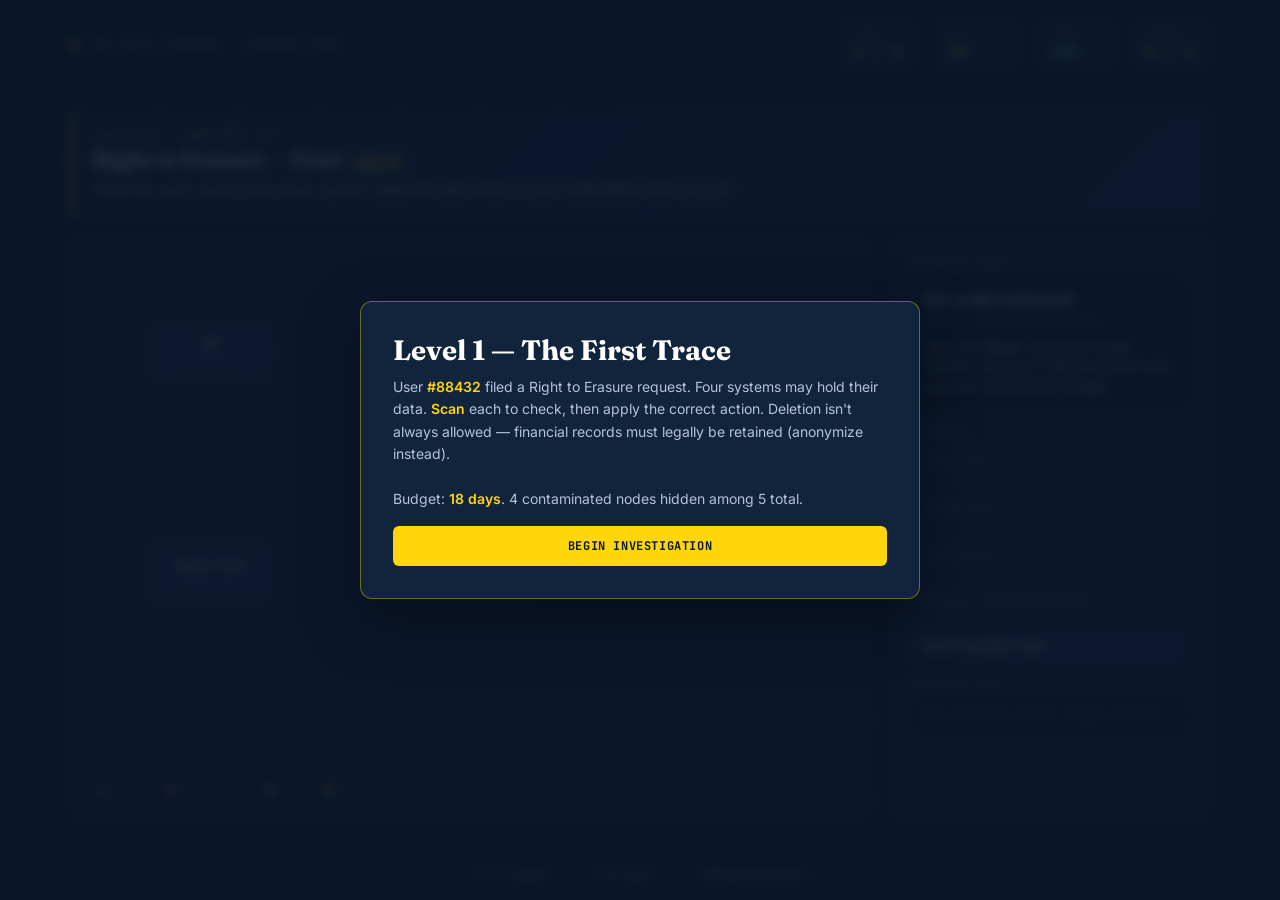
<file: games/lineage/index.html>
<!DOCTYPE html>
<html lang="en">
<head>
<meta charset="UTF-8">
<meta name="viewport" content="width=device-width, initial-scale=1.0">
<title>Lineage Hunt — The Data Steward</title>
<meta name="description" content="A GDPR Right-to-Erasure mini-game. Trace a user's data across systems and apply the right action before time runs out.">
<link rel="preconnect" href="https://fonts.googleapis.com">
<link rel="preconnect" href="https://fonts.gstatic.com" crossorigin>
<link href="https://fonts.googleapis.com/css2?family=JetBrains+Mono:wght@400;500;700&family=Fraunces:opsz,wght@9..144,400;9..144,600;9..144,800&family=Inter:wght@400;500;600&display=swap" rel="stylesheet">
<style>
  :root {
    --bg: #0a1628;
    --bg-2: #12233c;
    --bg-3: #1a2d4a;
    --line: rgba(180, 195, 215, 0.12);
    --line-strong: rgba(255, 214, 10, 0.4);
    --text: #ffffff;
    --text-muted: #b4c3d7;
    --text-dim: #6b7d99;
    --yellow: #ffd60a;
    --teal: #00d9c0;
    --red: #ff6363;
    --green: #6edc8c;
    --magenta: #ff7ad9;
    --shadow: 0 20px 60px rgba(0,0,0,0.4);
    --font-display: 'Fraunces', Georgia, serif;
    --font-mono: 'JetBrains Mono', monospace;
    --font-body: 'Inter', system-ui, sans-serif;
  }

  * { box-sizing: border-box; margin: 0; padding: 0; }

  html, body {
    background: var(--bg);
    color: var(--text);
    font-family: var(--font-body);
    min-height: 100vh;
    overflow-x: hidden;
  }

  body::before {
    content: '';
    position: fixed;
    inset: 0;
    background-image:
      linear-gradient(var(--line) 1px, transparent 1px),
      linear-gradient(90deg, var(--line) 1px, transparent 1px);
    background-size: 80px 80px;
    pointer-events: none;
    opacity: 0.5;
    z-index: 0;
  }

  body::after {
    content: '';
    position: fixed;
    inset: 0;
    background-image: url("data:image/svg+xml,%3Csvg viewBox='0 0 200 200' xmlns='http://www.w3.org/2000/svg'%3E%3Cfilter id='n'%3E%3CfeTurbulence type='fractalNoise' baseFrequency='0.9'/%3E%3C/filter%3E%3Crect width='100%25' height='100%25' filter='url(%23n)' opacity='0.3'/%3E%3C/svg%3E");
    pointer-events: none;
    opacity: 0.04;
    z-index: 1;
  }

  .container {
    position: relative;
    z-index: 2;
    max-width: 1180px;
    margin: 0 auto;
    padding: 20px;
    min-height: 100vh;
    display: flex;
    flex-direction: column;
  }

  /* TOPBAR */
  .topbar {
    display: flex;
    justify-content: space-between;
    align-items: center;
    padding-bottom: 18px;
    border-bottom: 1px solid var(--line);
    margin-bottom: 24px;
    flex-wrap: wrap;
    gap: 16px;
  }
  .brand {
    display: flex;
    align-items: center;
    gap: 10px;
    font-family: var(--font-mono);
    font-size: 12px;
    letter-spacing: 0.1em;
    text-transform: uppercase;
    color: var(--text-muted);
    text-decoration: none;
  }
  .brand:hover { color: var(--yellow); }
  .brand .dot { width: 8px; height: 8px; border-radius: 50%; background: var(--yellow); }

  .hud {
    display: flex;
    gap: 18px;
    font-family: var(--font-mono);
    font-size: 11px;
    color: var(--text-muted);
    flex-wrap: wrap;
  }
  .hud-stat {
    display: flex;
    flex-direction: column;
    gap: 2px;
    padding: 6px 12px;
    background: var(--bg-2);
    border: 1px solid var(--line);
    border-radius: 6px;
    min-width: 78px;
  }
  .hud-label { font-size: 9px; letter-spacing: 0.15em; color: var(--text-dim); text-transform: uppercase; }
  .hud-value { color: var(--yellow); font-weight: 700; font-size: 16px; }
  .hud-value.green { color: var(--green); }
  .hud-value.red { color: var(--red); }

  /* TITLE */
  .case-banner {
    background: linear-gradient(135deg, var(--bg-2), var(--bg-3));
    border: 1px solid var(--line);
    border-left: 3px solid var(--yellow);
    border-radius: 8px;
    padding: 16px 20px;
    margin-bottom: 18px;
  }
  .case-tag {
    font-family: var(--font-mono);
    font-size: 10px;
    color: var(--yellow);
    letter-spacing: 0.15em;
    text-transform: uppercase;
    margin-bottom: 4px;
  }
  .case-title {
    font-family: var(--font-display);
    font-weight: 600;
    font-size: 22px;
    line-height: 1.25;
    margin-bottom: 6px;
  }
  .case-body {
    color: var(--text-muted);
    font-size: 13.5px;
    line-height: 1.55;
  }
  .user-chip {
    display: inline-block;
    padding: 2px 8px;
    background: rgba(255, 214, 10, 0.12);
    color: var(--yellow);
    font-family: var(--font-mono);
    font-size: 12px;
    border-radius: 4px;
    border: 1px solid rgba(255, 214, 10, 0.3);
  }

  /* MAIN LAYOUT */
  .play {
    display: grid;
    grid-template-columns: minmax(0, 1fr) 320px;
    gap: 18px;
    flex: 1;
  }
  @media (max-width: 900px) {
    .play { grid-template-columns: 1fr; }
  }

  .canvas-wrap {
    background: var(--bg-2);
    border: 1px solid var(--line);
    border-radius: 10px;
    padding: 8px;
    position: relative;
    min-height: 460px;
  }
  svg.graph {
    width: 100%;
    height: 520px;
    display: block;
    touch-action: none;
  }
  @media (max-width: 900px) {
    svg.graph { height: 440px; }
  }

  .legend {
    position: absolute;
    bottom: 14px;
    left: 14px;
    font-family: var(--font-mono);
    font-size: 10px;
    color: var(--text-dim);
    display: flex;
    gap: 14px;
    flex-wrap: wrap;
    pointer-events: none;
    background: rgba(10, 22, 40, 0.7);
    padding: 6px 10px;
    border-radius: 6px;
    border: 1px solid var(--line);
  }
  .legend span { display: inline-flex; align-items: center; gap: 5px; }
  .legend .sw { width: 9px; height: 9px; border-radius: 50%; display: inline-block; }

  /* PANEL */
  .panel {
    background: var(--bg-2);
    border: 1px solid var(--line);
    border-radius: 10px;
    padding: 18px;
    display: flex;
    flex-direction: column;
    gap: 14px;
  }
  .panel h3 {
    font-family: var(--font-mono);
    font-size: 10px;
    color: var(--text-dim);
    letter-spacing: 0.15em;
    text-transform: uppercase;
    margin-bottom: 4px;
  }
  .node-info {
    background: var(--bg);
    border: 1px solid var(--line);
    border-radius: 8px;
    padding: 14px;
  }
  .node-info .ni-label {
    font-family: var(--font-display);
    font-size: 18px;
    font-weight: 600;
    margin-bottom: 4px;
  }
  .node-info .ni-meta {
    font-family: var(--font-mono);
    font-size: 11px;
    color: var(--text-dim);
    margin-bottom: 10px;
  }
  .node-info .ni-status {
    font-size: 13px;
    color: var(--text-muted);
    line-height: 1.5;
    min-height: 40px;
  }
  .node-info .ni-status .pill {
    display: inline-block;
    padding: 1px 7px;
    border-radius: 4px;
    font-family: var(--font-mono);
    font-size: 10px;
    margin-right: 6px;
    letter-spacing: 0.05em;
    text-transform: uppercase;
  }
  .pill.unknown { background: rgba(180,195,215,0.15); color: var(--text-muted); }
  .pill.contaminated { background: rgba(255,99,99,0.18); color: var(--red); }
  .pill.clean { background: rgba(110,220,140,0.15); color: var(--green); }
  .pill.handled { background: rgba(255,214,10,0.18); color: var(--yellow); }

  .actions {
    display: flex;
    flex-direction: column;
    gap: 8px;
  }
  .act {
    background: var(--bg-3);
    border: 1px solid var(--line);
    color: var(--text);
    padding: 10px 12px;
    border-radius: 6px;
    text-align: left;
    cursor: pointer;
    font-family: var(--font-body);
    font-size: 13px;
    display: flex;
    justify-content: space-between;
    align-items: center;
    gap: 12px;
    transition: all 0.15s;
  }
  .act:hover:not(:disabled) {
    border-color: var(--yellow);
    background: var(--bg-2);
    transform: translateX(2px);
  }
  .act:disabled { opacity: 0.35; cursor: not-allowed; }
  .act .cost {
    font-family: var(--font-mono);
    font-size: 11px;
    color: var(--text-dim);
    white-space: nowrap;
  }
  .act.primary { border-color: rgba(255,214,10,0.35); }
  .act.danger:hover:not(:disabled) { border-color: var(--red); }

  .log {
    background: var(--bg);
    border: 1px solid var(--line);
    border-radius: 8px;
    padding: 10px 12px;
    font-family: var(--font-mono);
    font-size: 11px;
    color: var(--text-muted);
    max-height: 140px;
    overflow-y: auto;
    line-height: 1.6;
  }
  .log .log-entry { margin-bottom: 2px; }
  .log .log-entry.good { color: var(--green); }
  .log .log-entry.bad { color: var(--red); }
  .log .log-entry.info { color: var(--text-dim); }

  .level-actions {
    display: flex;
    gap: 8px;
  }
  .btn {
    flex: 1;
    background: var(--yellow);
    color: var(--bg);
    border: none;
    font-family: var(--font-mono);
    font-size: 12px;
    font-weight: 700;
    letter-spacing: 0.05em;
    text-transform: uppercase;
    padding: 12px;
    border-radius: 6px;
    cursor: pointer;
    transition: transform 0.1s;
  }
  .btn:hover { transform: translateY(-1px); }
  .btn.ghost {
    background: transparent;
    color: var(--text-muted);
    border: 1px solid var(--line);
  }

  /* SVG node styles */
  .node-g { cursor: pointer; }
  .node-g .node-bg {
    fill: var(--bg-3);
    stroke: var(--text-dim);
    stroke-width: 1.5;
    transition: all 0.2s;
  }
  .node-g.unknown .node-bg { fill: var(--bg-3); stroke: var(--text-dim); stroke-dasharray: 4 3; }
  .node-g.contaminated .node-bg { fill: rgba(255,99,99,0.18); stroke: var(--red); }
  .node-g.clean .node-bg { fill: rgba(110,220,140,0.12); stroke: var(--green); }
  .node-g.handled .node-bg { fill: rgba(255,214,10,0.15); stroke: var(--yellow); }
  .node-g.selected .node-bg {
    stroke-width: 3;
    filter: drop-shadow(0 0 10px rgba(255,214,10,0.5));
  }
  .node-g:hover .node-bg { filter: brightness(1.2); }
  .node-g text.node-label {
    fill: var(--text);
    font-family: var(--font-mono);
    font-size: 11px;
    text-anchor: middle;
    pointer-events: none;
    font-weight: 500;
  }
  .node-g text.node-sub {
    fill: var(--text-dim);
    font-family: var(--font-mono);
    font-size: 9px;
    text-anchor: middle;
    pointer-events: none;
  }
  .node-g .node-icon {
    font-family: var(--font-mono);
    font-size: 16px;
    text-anchor: middle;
    pointer-events: none;
    fill: var(--text);
  }
  .edge {
    stroke: var(--text-dim);
    stroke-width: 1.5;
    fill: none;
    opacity: 0.35;
    transition: all 0.3s;
  }
  .edge.revealed { opacity: 1; stroke: var(--yellow); stroke-dasharray: none; }
  .edge.hidden { stroke-dasharray: 3 4; opacity: 0.15; }

  /* MODAL */
  .modal-bg {
    position: fixed;
    inset: 0;
    background: rgba(10, 22, 40, 0.85);
    backdrop-filter: blur(6px);
    display: none;
    align-items: center;
    justify-content: center;
    z-index: 10;
    padding: 20px;
  }
  .modal-bg.show { display: flex; }
  .modal {
    background: var(--bg-2);
    border: 1px solid var(--line-strong);
    border-radius: 12px;
    padding: 32px;
    max-width: 560px;
    width: 100%;
    box-shadow: var(--shadow);
  }
  .modal h2 {
    font-family: var(--font-display);
    font-size: 28px;
    font-weight: 700;
    margin-bottom: 10px;
    line-height: 1.15;
  }
  .modal .briefing {
    color: var(--text-muted);
    font-size: 14px;
    line-height: 1.6;
    margin-bottom: 16px;
  }
  .modal .briefing strong { color: var(--yellow); font-weight: 600; }
  .modal .stats {
    display: grid;
    grid-template-columns: repeat(3, 1fr);
    gap: 10px;
    margin: 18px 0;
  }
  .modal .stat-box {
    background: var(--bg);
    border: 1px solid var(--line);
    border-radius: 6px;
    padding: 10px;
    text-align: center;
  }
  .modal .stat-box .v { font-family: var(--font-mono); font-size: 22px; color: var(--yellow); font-weight: 700; }
  .modal .stat-box .l { font-family: var(--font-mono); font-size: 9px; color: var(--text-dim); letter-spacing: 0.1em; text-transform: uppercase; margin-top: 4px; }
  .modal .lesson {
    background: rgba(0, 217, 192, 0.08);
    border-left: 3px solid var(--teal);
    padding: 12px 14px;
    font-size: 13px;
    color: var(--text-muted);
    line-height: 1.55;
    border-radius: 0 6px 6px 0;
    margin-bottom: 16px;
    font-style: italic;
  }
  .modal-actions { display: flex; gap: 10px; }

  /* HINT BUBBLE */
  .toast {
    position: fixed;
    bottom: 24px;
    left: 50%;
    transform: translateX(-50%) translateY(20px);
    background: var(--bg-3);
    border: 1px solid var(--yellow);
    color: var(--text);
    font-family: var(--font-mono);
    font-size: 12px;
    padding: 10px 18px;
    border-radius: 6px;
    box-shadow: var(--shadow);
    opacity: 0;
    pointer-events: none;
    transition: all 0.3s;
    z-index: 20;
  }
  .toast.show { opacity: 1; transform: translateX(-50%) translateY(0); }

  footer {
    margin-top: 28px;
    padding-top: 18px;
    border-top: 1px solid var(--line);
    text-align: center;
    font-family: var(--font-mono);
    font-size: 11px;
    color: var(--text-dim);
  }
  footer a { color: var(--text-muted); text-decoration: none; }
  footer a:hover { color: var(--yellow); }
</style>
</head>
<body>
<div class="container">

  <header class="topbar">
    <a class="brand" href="../../index.html">
      <span class="dot"></span>
      THE DATA STEWARD · LINEAGE HUNT
    </a>
    <div class="hud">
      <div class="hud-stat">
        <span class="hud-label">Level</span>
        <span class="hud-value" id="hud-level">1 / 3</span>
      </div>
      <div class="hud-stat">
        <span class="hud-label">Days Left</span>
        <span class="hud-value" id="hud-days">30</span>
      </div>
      <div class="hud-stat">
        <span class="hud-label">Trust</span>
        <span class="hud-value green" id="hud-trust">100</span>
      </div>
      <div class="hud-stat">
        <span class="hud-label">Handled</span>
        <span class="hud-value" id="hud-handled">0 / 0</span>
      </div>
    </div>
  </header>

  <div class="case-banner">
    <div class="case-tag" id="case-tag">CASE FILE · GDPR ART. 17</div>
    <div class="case-title" id="case-title">Right to Erasure — User <span class="user-chip" id="case-user">#88432</span></div>
    <div class="case-body" id="case-body">Trace the user's data across every system. Apply the right action to each node before time runs out.</div>
  </div>

  <div class="play">
    <div class="canvas-wrap">
      <svg class="graph" id="graph" viewBox="0 0 800 540" preserveAspectRatio="xMidYMid meet"></svg>
      <div class="legend">
        <span><span class="sw" style="background: var(--text-dim);"></span>Unknown</span>
        <span><span class="sw" style="background: var(--red);"></span>Contaminated</span>
        <span><span class="sw" style="background: var(--green);"></span>Clean</span>
        <span><span class="sw" style="background: var(--yellow);"></span>Handled</span>
      </div>
    </div>

    <aside class="panel">
      <div>
        <h3>Selected node</h3>
        <div class="node-info" id="node-info">
          <div class="ni-label">No node selected</div>
          <div class="ni-meta">Click any node on the map</div>
          <div class="ni-status">Start with <strong>Scan</strong>. Scanning a node reveals whether the user's data is there and exposes its downstream lineage.</div>
        </div>
      </div>

      <div>
        <h3>Actions</h3>
        <div class="actions" id="actions">
          <button class="act primary" data-act="scan">Scan node <span class="cost">1 day</span></button>
          <button class="act" data-act="delete">Delete data <span class="cost">2 days</span></button>
          <button class="act" data-act="anonymize">Anonymize <span class="cost">3 days</span></button>
          <button class="act" data-act="dpa">Request 3rd-party deletion <span class="cost">4 days</span></button>
          <button class="act danger" data-act="finish">Submit & close case</button>
        </div>
      </div>

      <div>
        <h3>Activity log</h3>
        <div class="log" id="log"></div>
      </div>
    </aside>
  </div>

  <footer>
    <a href="../index.html">← All games</a> &nbsp; · &nbsp;
    <a href="../quiz/index.html">The Quiz</a> &nbsp; · &nbsp;
    <a href="../../index.html">@thedatasteward</a>
  </footer>
</div>

<!-- BRIEFING / RESULT MODAL -->
<div class="modal-bg" id="modal">
  <div class="modal">
    <h2 id="modal-title">Level 1 — The First Trace</h2>
    <div class="briefing" id="modal-briefing"></div>
    <div class="stats" id="modal-stats" style="display:none;"></div>
    <div class="lesson" id="modal-lesson"></div>
    <div class="modal-actions">
      <button class="btn ghost" id="modal-secondary" style="display:none;">Replay</button>
      <button class="btn" id="modal-primary">Begin</button>
    </div>
  </div>
</div>

<div class="toast" id="toast"></div>

<script>
// =============================================================
// LINEAGE HUNT — interactive GDPR data-trace mini-game
// =============================================================

// Action costs (in days)
const COST = { scan: 1, delete: 2, anonymize: 3, dpa: 4 };

// Levels. Nodes are placed on an 800x540 canvas.
// edges: hidden until either source or target is scanned.
// required: the correct action for contaminated nodes ('delete' | 'anonymize' | 'dpa' | null for clean nodes).
const LEVELS = [
  {
    title: 'Level 1 — The First Trace',
    user: '#88432',
    days: 18,
    briefing: 'User <strong>#88432</strong> filed a Right to Erasure request. Four systems may hold their data. <strong>Scan</strong> each to check, then apply the correct action. Deletion isn\'t always allowed — financial records must legally be retained (anonymize instead).',
    lesson: 'Right to Erasure isn\'t one DELETE statement. It\'s a hunt across every system that touched the user — and a judgment call on each one.',
    nodes: [
      { id: 'crm',  label: 'CRM',           sub: 'Hubspot',     x: 130, y: 110, contaminated: true,  required: 'delete' },
      { id: 'wh',   label: 'Warehouse',     sub: 'Snowflake',   x: 400, y: 110, contaminated: true,  required: 'delete' },
      { id: 'dash', label: 'Dashboard',     sub: 'agg revenue', x: 660, y: 110, contaminated: false, required: null },
      { id: 'fin',  label: 'Finance Ledger',sub: 'invoices',    x: 400, y: 340, contaminated: true,  required: 'anonymize' },
      { id: 'bk',   label: 'Backup Vault',  sub: '90-day cold', x: 130, y: 340, contaminated: true,  required: 'anonymize' },
    ],
    edges: [
      ['crm', 'wh'], ['wh', 'dash'], ['crm', 'bk'], ['wh', 'fin'],
    ],
  },
  {
    title: 'Level 2 — Hidden Exports',
    user: '#41209',
    days: 26,
    briefing: 'User <strong>#41209</strong> was active for two years. Marketing exported a list to an agency. ML used "anonymized" training data (was it?). Some nodes look guilty but aren\'t. <strong>Scan first, act second.</strong>',
    lesson: 'Third-party exports are where most Erasure requests fail. If you sent the CSV, you owe the deletion request to whoever received it.',
    nodes: [
      { id: 'crm',   label: 'CRM',            sub: 'Salesforce',    x: 120, y: 90,  contaminated: true,  required: 'delete' },
      { id: 'wh',    label: 'Warehouse',      sub: 'BigQuery',      x: 400, y: 90,  contaminated: true,  required: 'delete' },
      { id: 'dash',  label: 'Exec Dashboard', sub: 'agg only',      x: 670, y: 90,  contaminated: false, required: null },
      { id: 'ml',    label: 'ML Training Set',sub: 'recs model',    x: 670, y: 240, contaminated: true,  required: 'delete' },
      { id: 'slack', label: 'Slack Pin',      sub: '#deals',        x: 120, y: 240, contaminated: false, required: null },
      { id: 'agen',  label: 'Email Agency',   sub: 'Mailgun Pro',   x: 400, y: 380, contaminated: true,  required: 'dpa' },
      { id: 'fin',   label: 'Finance Ledger', sub: 'subs/invoices', x: 120, y: 420, contaminated: true,  required: 'anonymize' },
    ],
    edges: [
      ['crm','wh'], ['wh','dash'], ['wh','ml'], ['crm','agen'], ['wh','fin'], ['crm','slack'],
    ],
  },
  {
    title: 'Level 3 — The Long Tail',
    user: '#07733',
    days: 32,
    briefing: 'A long-term user. Data scattered across vendors, audit logs, and dev environments. <strong>Audit logs</strong> are legally required — anonymize, don\'t delete. <strong>Dev copies</strong> count too. Two nodes are clean decoys. Bring it home.',
    lesson: 'The longer a user has been with you, the longer the tail. Lineage isn\'t a diagram — it\'s an inventory. The steward who keeps the inventory wins the audit.',
    nodes: [
      { id: 'crm',   label: 'CRM',             sub: 'Salesforce',   x: 110, y: 80,  contaminated: true,  required: 'delete' },
      { id: 'wh',    label: 'Warehouse',       sub: 'Redshift',     x: 380, y: 80,  contaminated: true,  required: 'delete' },
      { id: 'dash',  label: 'KPI Dashboard',   sub: 'aggregates',   x: 660, y: 80,  contaminated: false, required: null },
      { id: 'ml',    label: 'ML Feature Store',sub: 'churn model',  x: 660, y: 220, contaminated: true,  required: 'delete' },
      { id: 'dev',   label: 'Dev DB Copy',     sub: 'eng sandbox',  x: 380, y: 220, contaminated: true,  required: 'delete' },
      { id: 'audit', label: 'Audit Log',       sub: 'SOX retain 7y',x: 110, y: 220, contaminated: true,  required: 'anonymize' },
      { id: 'fin',   label: 'Finance Ledger',  sub: 'invoices',     x: 110, y: 380, contaminated: true,  required: 'anonymize' },
      { id: 'sup',   label: 'Support Tool',    sub: 'Zendesk',      x: 380, y: 380, contaminated: true,  required: 'dpa' },
      { id: 'mkt',   label: 'Ads Vendor',      sub: 'lookalikes',   x: 660, y: 380, contaminated: true,  required: 'dpa' },
      { id: 'wiki',  label: 'Internal Wiki',   sub: 'no PII',       x: 250, y: 470, contaminated: false, required: null },
    ],
    edges: [
      ['crm','wh'], ['wh','dash'], ['wh','ml'], ['wh','dev'],
      ['crm','audit'], ['wh','fin'], ['crm','sup'], ['crm','mkt'],
      ['wh','wiki'],
    ],
  },
];

// ---------------- STATE ----------------
let state = null;

function newState(levelIdx) {
  const lvl = LEVELS[levelIdx];
  return {
    levelIdx,
    days: lvl.days,
    maxDays: lvl.days,
    trust: 100,
    selected: null,
    // per node: status = 'unknown' | 'contaminated' | 'clean' | 'handled'
    // appliedAction = null | 'delete' | 'anonymize' | 'dpa'
    nodes: lvl.nodes.map(n => ({
      ...n,
      status: 'unknown',
      appliedAction: null,
      handledCorrectly: null,
    })),
    edges: lvl.edges.map(([a, b]) => ({ a, b, revealed: false })),
    log: [],
    finished: false,
  };
}

// ---------------- ELEMENTS ----------------
const $ = (id) => document.getElementById(id);
const svg = $('graph');

// ---------------- RENDER ----------------
function render() {
  // HUD
  $('hud-level').textContent = `${state.levelIdx + 1} / ${LEVELS.length}`;
  $('hud-days').textContent = state.days;
  $('hud-days').className = 'hud-value' + (state.days <= 5 ? ' red' : '');
  $('hud-trust').textContent = state.trust;
  $('hud-trust').className = 'hud-value' + (state.trust >= 70 ? ' green' : state.trust >= 40 ? '' : ' red');
  const handled = state.nodes.filter(n => n.status === 'handled').length;
  const totalContam = LEVELS[state.levelIdx].nodes.filter(n => n.contaminated).length;
  $('hud-handled').textContent = `${handled} / ${totalContam}`;

  // Case banner
  const lvl = LEVELS[state.levelIdx];
  $('case-user').textContent = lvl.user;

  renderGraph();
  renderPanel();
  renderLog();
}

function renderGraph() {
  svg.innerHTML = '';
  const ns = 'http://www.w3.org/2000/svg';

  // edges
  state.edges.forEach(e => {
    const src = state.nodes.find(n => n.id === e.a);
    const tgt = state.nodes.find(n => n.id === e.b);
    if (!src || !tgt) return;
    const line = document.createElementNS(ns, 'line');
    line.setAttribute('x1', src.x);
    line.setAttribute('y1', src.y);
    line.setAttribute('x2', tgt.x);
    line.setAttribute('y2', tgt.y);
    line.setAttribute('class', 'edge ' + (e.revealed ? 'revealed' : 'hidden'));
    svg.appendChild(line);
  });

  // nodes
  state.nodes.forEach(n => {
    const g = document.createElementNS(ns, 'g');
    g.setAttribute('class', `node-g ${n.status}` + (state.selected === n.id ? ' selected' : ''));
    g.setAttribute('transform', `translate(${n.x}, ${n.y})`);
    g.addEventListener('click', () => selectNode(n.id));

    const rect = document.createElementNS(ns, 'rect');
    rect.setAttribute('class', 'node-bg');
    rect.setAttribute('x', -65);
    rect.setAttribute('y', -32);
    rect.setAttribute('width', 130);
    rect.setAttribute('height', 64);
    rect.setAttribute('rx', 8);
    g.appendChild(rect);

    const label = document.createElementNS(ns, 'text');
    label.setAttribute('class', 'node-label');
    label.setAttribute('y', -4);
    label.textContent = n.label;
    g.appendChild(label);

    const sub = document.createElementNS(ns, 'text');
    sub.setAttribute('class', 'node-sub');
    sub.setAttribute('y', 12);
    sub.textContent = n.sub;
    g.appendChild(sub);

    // status icon (right top)
    if (n.status !== 'unknown') {
      const icon = document.createElementNS(ns, 'text');
      icon.setAttribute('class', 'node-icon');
      icon.setAttribute('x', 50);
      icon.setAttribute('y', -14);
      icon.setAttribute('font-size', '13');
      icon.textContent =
        n.status === 'handled' ? '✓' :
        n.status === 'contaminated' ? '!' :
        n.status === 'clean' ? '○' : '';
      icon.setAttribute('fill',
        n.status === 'handled' ? 'var(--yellow)' :
        n.status === 'contaminated' ? 'var(--red)' :
        'var(--green)');
      g.appendChild(icon);
    }

    svg.appendChild(g);
  });
}

function renderPanel() {
  const info = $('node-info');
  if (!state.selected) {
    info.innerHTML = `
      <div class="ni-label">No node selected</div>
      <div class="ni-meta">Click any node on the map</div>
      <div class="ni-status">Start with <strong>Scan</strong>. Scanning reveals whether the user's data lives there and exposes downstream lineage.</div>`;
  } else {
    const n = state.nodes.find(x => x.id === state.selected);
    let statusHtml = '';
    if (n.status === 'unknown') {
      statusHtml = `<span class="pill unknown">Unknown</span>Not yet scanned. You don't know if the user's data is here.`;
    } else if (n.status === 'contaminated') {
      statusHtml = `<span class="pill contaminated">Contaminated</span>The user's data is here. Apply the right action.`;
    } else if (n.status === 'clean') {
      statusHtml = `<span class="pill clean">Clean</span>No user data found. Safe to leave alone.`;
    } else if (n.status === 'handled') {
      const verb = n.appliedAction === 'delete' ? 'deleted' :
                   n.appliedAction === 'anonymize' ? 'anonymized' : 'sent to third party for deletion';
      statusHtml = `<span class="pill handled">Handled</span>Data ${verb}.`;
    }
    info.innerHTML = `
      <div class="ni-label">${n.label}</div>
      <div class="ni-meta">${n.sub}</div>
      <div class="ni-status">${statusHtml}</div>`;
  }

  // Update action availability
  const n = state.selected ? state.nodes.find(x => x.id === state.selected) : null;
  document.querySelectorAll('.act').forEach(b => {
    const act = b.dataset.act;
    if (act === 'finish') { b.disabled = false; return; }
    if (!n) { b.disabled = true; return; }
    if (act === 'scan') {
      b.disabled = n.status !== 'unknown';
    } else {
      // delete / anonymize / dpa — only valid on contaminated nodes
      b.disabled = n.status !== 'contaminated';
    }
  });
}

function renderLog() {
  const logEl = $('log');
  if (state.log.length === 0) {
    logEl.innerHTML = `<div class="log-entry info">[day 0] Case opened. Begin tracing.</div>`;
    return;
  }
  logEl.innerHTML = state.log.slice().reverse().map(e =>
    `<div class="log-entry ${e.cls || 'info'}">[day ${e.day}] ${e.text}</div>`
  ).join('');
}

function logEvent(text, cls) {
  const day = state.maxDays - state.days;
  state.log.push({ day, text, cls });
}

// ---------------- INTERACTIONS ----------------
function selectNode(id) {
  state.selected = id;
  render();
}

function revealEdgesFor(nodeId) {
  state.edges.forEach(e => {
    if (e.a === nodeId || e.b === nodeId) e.revealed = true;
  });
}

function spendDays(d) {
  state.days -= d;
  if (state.days < 0) state.days = 0;
}

function doAction(act) {
  if (act === 'finish') { submitCase(); return; }
  if (!state.selected) return;
  const n = state.nodes.find(x => x.id === state.selected);
  if (!n) return;

  if (act === 'scan') {
    if (n.status !== 'unknown') return;
    if (state.days < COST.scan) { toast('Not enough days.'); return; }
    spendDays(COST.scan);
    n.status = n.contaminated ? 'contaminated' : 'clean';
    revealEdgesFor(n.id);
    logEvent(`Scanned ${n.label} → ${n.status}.`, n.contaminated ? 'bad' : 'good');
  } else {
    if (n.status !== 'contaminated') return;
    if (state.days < COST[act]) { toast('Not enough days.'); return; }
    spendDays(COST[act]);
    n.appliedAction = act;
    if (n.required === act) {
      n.status = 'handled';
      n.handledCorrectly = true;
      state.trust = Math.min(100, state.trust + 5);
      const verb = act === 'delete' ? 'Deleted' : act === 'anonymize' ? 'Anonymized' : 'DPA request sent for';
      logEvent(`${verb} ${n.label}. ✓ correct action.`, 'good');
    } else {
      // wrong action — penalty, still marks handled to avoid loops, but flagged wrong
      n.status = 'handled';
      n.handledCorrectly = false;
      state.trust = Math.max(0, state.trust - 15);
      const wrong = act === 'delete' ? 'Deleted' : act === 'anonymize' ? 'Anonymized' : 'DPA-requested';
      const right = n.required === 'delete' ? 'delete' : n.required === 'anonymize' ? 'anonymize' : 'send a DPA request';
      logEvent(`${wrong} ${n.label} — wrong action (should ${right}). −15 trust.`, 'bad');
    }
  }

  if (state.days <= 0 && !state.finished) {
    logEvent(`30-day deadline expired.`, 'bad');
    submitCase(true);
  } else {
    render();
  }
}

function submitCase(timeout = false) {
  if (state.finished) return;
  state.finished = true;

  const lvl = LEVELS[state.levelIdx];
  const contam = state.nodes.filter(n => n.contaminated);
  const handledRight = contam.filter(n => n.status === 'handled' && n.handledCorrectly).length;
  const handledWrong = contam.filter(n => n.status === 'handled' && n.handledCorrectly === false).length;
  const missed = contam.filter(n => n.status !== 'handled').length;

  // Penalize missed contaminated nodes heavily
  state.trust = Math.max(0, state.trust - missed * 25);
  // Reward leftover days
  const efficiency = state.days;
  state.trust = Math.min(100, state.trust + Math.floor(efficiency * 0.5));

  // Show result modal
  const passed = handledRight === contam.length && handledWrong === 0;
  const partial = missed === 0 && handledWrong <= 1;

  let verdict, body;
  if (timeout) {
    verdict = 'DEADLINE MISSED';
    body = `You ran out of days. ${missed} node${missed === 1 ? '' : 's'} still contain user data. <strong>That\'s a reportable GDPR breach.</strong>`;
  } else if (passed) {
    verdict = 'CASE CLOSED — CLEAN';
    body = `Every contaminated node handled correctly. ${efficiency} day${efficiency === 1 ? '' : 's'} to spare. This is what a defensible erasure looks like.`;
  } else if (partial) {
    verdict = 'CASE CLOSED — WITH NOTES';
    body = `You got most of it. ${handledWrong} wrong action${handledWrong === 1 ? '' : 's'}. In a real audit, you\'d be answering questions, but the worst is contained.`;
  } else {
    verdict = 'CASE CLOSED — INCOMPLETE';
    body = `${missed} node${missed === 1 ? '' : 's'} not handled, ${handledWrong} wrong action${handledWrong === 1 ? '' : 's'}. Legal will be in touch.`;
  }

  showModal({
    title: verdict,
    briefing: body,
    lesson: lvl.lesson,
    stats: [
      { v: handledRight, l: 'Correct' },
      { v: handledWrong, l: 'Wrong' },
      { v: missed, l: 'Missed' },
    ],
    trust: state.trust,
    primary: state.levelIdx < LEVELS.length - 1 ? 'Next case →' : 'Play again',
    secondary: 'Replay this level',
    onPrimary: () => {
      if (state.levelIdx < LEVELS.length - 1) startLevel(state.levelIdx + 1);
      else startLevel(0);
    },
    onSecondary: () => startLevel(state.levelIdx),
  });
}

// ---------------- MODAL ----------------
function showModal(opts) {
  $('modal-title').textContent = opts.title;
  $('modal-briefing').innerHTML = opts.briefing;
  if (opts.stats) {
    $('modal-stats').style.display = 'grid';
    $('modal-stats').innerHTML =
      opts.stats.map(s => `<div class="stat-box"><div class="v">${s.v}</div><div class="l">${s.l}</div></div>`).join('') +
      (opts.trust !== undefined
        ? `<div class="stat-box" style="grid-column: span 3;"><div class="v">${opts.trust}</div><div class="l">Final trust score</div></div>`
        : '');
  } else {
    $('modal-stats').style.display = 'none';
  }
  $('modal-lesson').textContent = opts.lesson || '';
  $('modal-lesson').style.display = opts.lesson ? 'block' : 'none';
  const p = $('modal-primary'); p.textContent = opts.primary || 'Continue';
  p.onclick = () => { hideModal(); opts.onPrimary && opts.onPrimary(); };
  const s = $('modal-secondary');
  if (opts.secondary) {
    s.style.display = 'inline-block';
    s.textContent = opts.secondary;
    s.onclick = () => { hideModal(); opts.onSecondary && opts.onSecondary(); };
  } else {
    s.style.display = 'none';
  }
  $('modal').classList.add('show');
}
function hideModal() { $('modal').classList.remove('show'); }

// ---------------- TOAST ----------------
let toastTimer;
function toast(msg) {
  const t = $('toast');
  t.textContent = msg;
  t.classList.add('show');
  clearTimeout(toastTimer);
  toastTimer = setTimeout(() => t.classList.remove('show'), 1800);
}

// ---------------- LEVEL FLOW ----------------
function startLevel(idx) {
  state = newState(idx);
  render();
  const lvl = LEVELS[idx];
  showModal({
    title: lvl.title,
    briefing: lvl.briefing + `<br><br>Budget: <strong>${lvl.days} days</strong>. ${lvl.nodes.filter(n => n.contaminated).length} contaminated nodes hidden among ${lvl.nodes.length} total.`,
    lesson: null,
    primary: 'Begin investigation',
    onPrimary: () => {},
  });
}

// ---------------- BOOT ----------------
document.querySelectorAll('.act').forEach(b => {
  b.addEventListener('click', () => doAction(b.dataset.act));
});

startLevel(0);
</script>
</body>
</html>
</file>
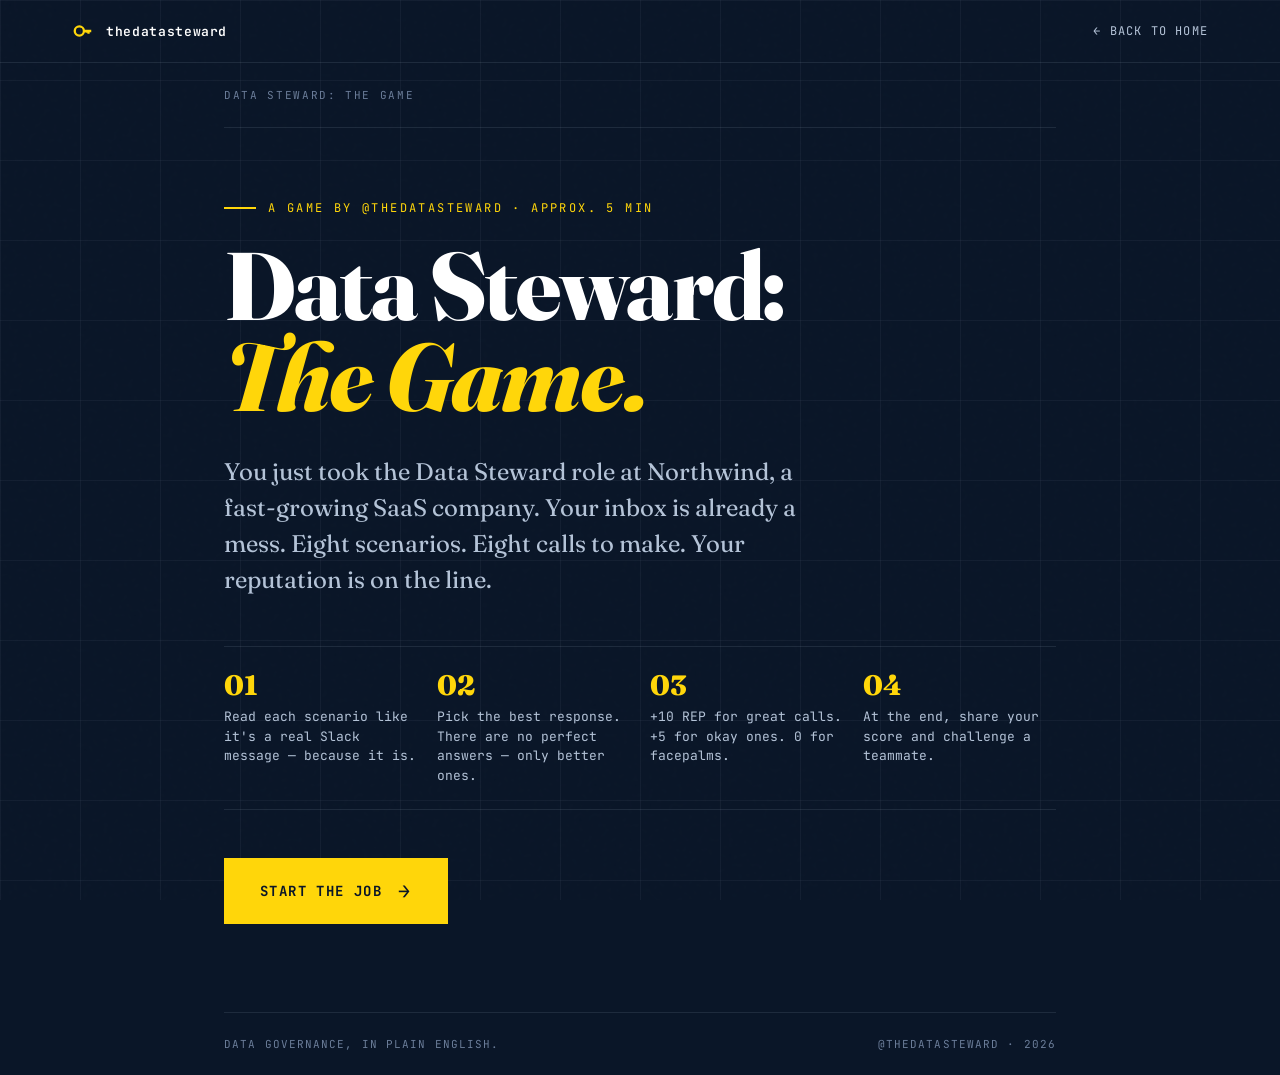
<file: games/quiz/index.html>
<!DOCTYPE html>
<html lang="en">
<head>
<meta charset="UTF-8">
<meta name="viewport" content="width=device-width, initial-scale=1.0">
<title>Data Steward: The Game — @thedatasteward</title>
<link rel="preconnect" href="https://fonts.googleapis.com">
<link rel="preconnect" href="https://fonts.gstatic.com" crossorigin>
<link href="https://fonts.googleapis.com/css2?family=JetBrains+Mono:wght@400;500;700&family=Fraunces:opsz,wght@9..144,400;9..144,600;9..144,800&family=Inter:wght@400;500;600&display=swap" rel="stylesheet">
<style>
  :root {
    --bg: #0a1628;
    --bg-2: #12233c;
    --bg-3: #1a2d4a;
    --line: rgba(180, 195, 215, 0.12);
    --line-strong: rgba(255, 214, 10, 0.4);
    --text: #ffffff;
    --text-muted: #b4c3d7;
    --text-dim: #6b7d99;
    --yellow: #ffd60a;
    --teal: #00d9c0;
    --red: #ff6363;
    --green: #6edc8c;
    --shadow: 0 20px 60px rgba(0,0,0,0.4);
    --font-display: 'Fraunces', Georgia, serif;
    --font-mono: 'JetBrains Mono', monospace;
    --font-body: 'Inter', system-ui, sans-serif;
  }

  * { box-sizing: border-box; margin: 0; padding: 0; }

  html, body {
    background: var(--bg);
    color: var(--text);
    font-family: var(--font-body);
    min-height: 100vh;
    overflow-x: hidden;
  }

  /* Subtle grid texture */
  body::before {
    content: '';
    position: fixed;
    inset: 0;
    background-image:
      linear-gradient(var(--line) 1px, transparent 1px),
      linear-gradient(90deg, var(--line) 1px, transparent 1px);
    background-size: 80px 80px;
    pointer-events: none;
    opacity: 0.5;
    z-index: 0;
  }

  /* Noise grain overlay */
  body::after {
    content: '';
    position: fixed;
    inset: 0;
    background-image: url("data:image/svg+xml,%3Csvg viewBox='0 0 200 200' xmlns='http://www.w3.org/2000/svg'%3E%3Cfilter id='n'%3E%3CfeTurbulence type='fractalNoise' baseFrequency='0.9'/%3E%3C/filter%3E%3Crect width='100%25' height='100%25' filter='url(%23n)' opacity='0.3'/%3E%3C/svg%3E");
    pointer-events: none;
    opacity: 0.04;
    z-index: 1;
  }

  .container {
    position: relative;
    z-index: 2;
    max-width: 880px;
    margin: 0 auto;
    padding: 24px;
    min-height: 100vh;
    display: flex;
    flex-direction: column;
  }

  /* HEADER */
  .topbar {
    display: flex;
    justify-content: space-between;
    align-items: center;
    padding-bottom: 24px;
    border-bottom: 1px solid var(--line);
    margin-bottom: 32px;
  }

  .brand {
    display: flex;
    align-items: center;
    gap: 10px;
    font-family: var(--font-mono);
    font-size: 12px;
    letter-spacing: 0.1em;
    text-transform: uppercase;
    color: var(--text-muted);
  }

  .key-icon {
    width: 20px;
    height: 20px;
    fill: var(--yellow);
  }

  .hud {
    display: flex;
    gap: 24px;
    font-family: var(--font-mono);
    font-size: 12px;
    color: var(--text-muted);
  }

  .hud-stat {
    display: flex;
    align-items: center;
    gap: 8px;
  }

  .hud-value {
    color: var(--yellow);
    font-weight: 700;
  }

  /* ============ START SCREEN ============ */
  .start-screen {
    flex: 1;
    display: flex;
    flex-direction: column;
    justify-content: center;
    padding: 40px 0;
    animation: fadeUp 0.6s ease-out;
  }

  .eyebrow {
    font-family: var(--font-mono);
    font-size: 12px;
    letter-spacing: 0.2em;
    text-transform: uppercase;
    color: var(--yellow);
    margin-bottom: 24px;
    display: flex;
    align-items: center;
    gap: 12px;
  }
  .eyebrow::before {
    content: '';
    width: 32px;
    height: 2px;
    background: var(--yellow);
  }

  .title {
    font-family: var(--font-display);
    font-weight: 800;
    font-size: clamp(48px, 9vw, 96px);
    line-height: 0.95;
    letter-spacing: -0.02em;
    margin-bottom: 32px;
  }
  .title .stress {
    color: var(--yellow);
    font-style: italic;
  }

  .lede {
    font-family: var(--font-display);
    font-weight: 400;
    font-size: clamp(18px, 2.5vw, 24px);
    line-height: 1.5;
    color: var(--text-muted);
    max-width: 600px;
    margin-bottom: 48px;
  }

  .rules {
    display: grid;
    grid-template-columns: repeat(auto-fit, minmax(180px, 1fr));
    gap: 20px;
    margin-bottom: 48px;
    padding: 24px 0;
    border-top: 1px solid var(--line);
    border-bottom: 1px solid var(--line);
  }

  .rule {
    font-family: var(--font-mono);
    font-size: 13px;
  }
  .rule-num {
    color: var(--yellow);
    font-size: 28px;
    font-family: var(--font-display);
    font-weight: 800;
    line-height: 1;
    margin-bottom: 8px;
  }
  .rule-text {
    color: var(--text-muted);
    line-height: 1.5;
  }

  .start-btn {
    display: inline-flex;
    align-items: center;
    gap: 16px;
    background: var(--yellow);
    color: var(--bg);
    border: none;
    padding: 20px 36px;
    font-family: var(--font-mono);
    font-size: 14px;
    font-weight: 700;
    letter-spacing: 0.1em;
    text-transform: uppercase;
    cursor: pointer;
    align-self: flex-start;
    transition: all 0.2s ease;
    position: relative;
  }
  .start-btn:hover {
    background: #fff;
    transform: translate(-2px, -2px);
    box-shadow: 4px 4px 0 var(--yellow);
  }
  .start-btn:active {
    transform: translate(0,0);
    box-shadow: none;
  }
  .start-btn .arrow {
    font-size: 20px;
  }

  /* ============ GAME SCREEN ============ */
  .game-screen { display: none; flex: 1; flex-direction: column; }
  .game-screen.active { display: flex; animation: fadeUp 0.4s ease-out; }

  .scenario-meta {
    display: flex;
    justify-content: space-between;
    align-items: center;
    margin-bottom: 24px;
    font-family: var(--font-mono);
    font-size: 11px;
    letter-spacing: 0.15em;
    text-transform: uppercase;
    color: var(--text-dim);
  }

  .progress-track {
    flex: 1;
    height: 2px;
    background: var(--line);
    margin: 0 24px;
    position: relative;
    overflow: hidden;
  }
  .progress-fill {
    position: absolute;
    inset: 0 100% 0 0;
    background: var(--yellow);
    transition: right 0.4s ease;
  }

  .scenario-card {
    background: var(--bg-2);
    border: 1px solid var(--line);
    padding: 40px;
    margin-bottom: 32px;
    position: relative;
  }
  .scenario-card::before {
    content: '';
    position: absolute;
    top: 0; left: 0;
    width: 60px; height: 4px;
    background: var(--yellow);
  }

  .scenario-tag {
    display: inline-block;
    font-family: var(--font-mono);
    font-size: 11px;
    font-weight: 700;
    letter-spacing: 0.15em;
    text-transform: uppercase;
    color: var(--teal);
    margin-bottom: 16px;
  }

  .scenario-sender {
    font-family: var(--font-mono);
    font-size: 13px;
    color: var(--text-dim);
    margin-bottom: 8px;
  }

  .scenario-title {
    font-family: var(--font-display);
    font-weight: 600;
    font-size: clamp(24px, 3.5vw, 36px);
    line-height: 1.2;
    margin-bottom: 20px;
    color: var(--text);
  }

  .scenario-body {
    font-family: var(--font-body);
    font-size: 17px;
    line-height: 1.7;
    color: var(--text-muted);
  }
  .scenario-body strong {
    color: var(--text);
    font-weight: 600;
  }

  .choices-label {
    font-family: var(--font-mono);
    font-size: 11px;
    letter-spacing: 0.15em;
    text-transform: uppercase;
    color: var(--text-dim);
    margin-bottom: 16px;
    display: flex;
    align-items: center;
    gap: 10px;
  }
  .choices-label::before {
    content: '';
    width: 24px;
    height: 1px;
    background: var(--text-dim);
  }

  .choices {
    display: flex;
    flex-direction: column;
    gap: 12px;
  }

  .choice {
    background: transparent;
    border: 1px solid var(--line);
    color: var(--text);
    padding: 20px 24px;
    text-align: left;
    cursor: pointer;
    font-family: var(--font-body);
    font-size: 16px;
    line-height: 1.5;
    transition: all 0.2s ease;
    display: flex;
    align-items: flex-start;
    gap: 16px;
    width: 100%;
  }
  .choice:hover {
    border-color: var(--yellow);
    background: rgba(255, 214, 10, 0.05);
    transform: translateX(4px);
  }
  .choice-letter {
    font-family: var(--font-mono);
    font-size: 13px;
    font-weight: 700;
    color: var(--yellow);
    flex-shrink: 0;
    width: 24px;
  }
  .choice-text { flex: 1; }

  .choice.disabled { cursor: default; }
  .choice.disabled:hover {
    transform: none;
    background: transparent;
    border-color: var(--line);
  }
  .choice.disabled.correct {
    border-color: var(--green);
    background: rgba(110, 220, 140, 0.08);
  }
  .choice.disabled.correct .choice-letter { color: var(--green); }

  .choice.disabled.wrong {
    border-color: var(--red);
    background: rgba(255, 99, 99, 0.08);
    opacity: 0.7;
  }
  .choice.disabled.wrong .choice-letter { color: var(--red); }

  /* ============ FEEDBACK ============ */
  .feedback {
    margin-top: 24px;
    padding: 24px;
    border-left: 4px solid var(--yellow);
    background: rgba(255, 214, 10, 0.04);
    animation: fadeUp 0.4s ease-out;
    display: none;
  }
  .feedback.show { display: block; }

  .feedback.good { border-color: var(--green); background: rgba(110, 220, 140, 0.06); }
  .feedback.bad { border-color: var(--red); background: rgba(255, 99, 99, 0.06); }

  .feedback-header {
    display: flex;
    align-items: center;
    gap: 12px;
    margin-bottom: 12px;
  }

  .feedback-verdict {
    font-family: var(--font-mono);
    font-size: 12px;
    font-weight: 700;
    letter-spacing: 0.15em;
    text-transform: uppercase;
    color: var(--yellow);
  }
  .feedback.good .feedback-verdict { color: var(--green); }
  .feedback.bad .feedback-verdict { color: var(--red); }

  .feedback-points {
    font-family: var(--font-mono);
    font-size: 12px;
    color: var(--text-dim);
  }

  .feedback-body {
    font-family: var(--font-body);
    font-size: 15px;
    line-height: 1.6;
    color: var(--text-muted);
    margin-bottom: 16px;
  }

  .feedback-lesson {
    font-family: var(--font-display);
    font-style: italic;
    font-size: 16px;
    color: var(--text);
    padding-top: 16px;
    border-top: 1px solid var(--line);
  }

  .next-btn {
    margin-top: 20px;
    background: transparent;
    border: 1px solid var(--text);
    color: var(--text);
    padding: 14px 28px;
    font-family: var(--font-mono);
    font-size: 12px;
    font-weight: 700;
    letter-spacing: 0.15em;
    text-transform: uppercase;
    cursor: pointer;
    transition: all 0.2s ease;
  }
  .next-btn:hover {
    background: var(--text);
    color: var(--bg);
  }

  /* ============ END SCREEN ============ */
  .end-screen { display: none; flex: 1; flex-direction: column; justify-content: center; padding: 40px 0; }
  .end-screen.active { display: flex; animation: fadeUp 0.6s ease-out; }

  .verdict-eyebrow {
    font-family: var(--font-mono);
    font-size: 12px;
    letter-spacing: 0.2em;
    text-transform: uppercase;
    color: var(--yellow);
    margin-bottom: 16px;
  }

  .verdict-title {
    font-family: var(--font-display);
    font-weight: 800;
    font-size: clamp(40px, 7vw, 80px);
    line-height: 0.95;
    letter-spacing: -0.02em;
    margin-bottom: 24px;
  }
  .verdict-title .accent { color: var(--yellow); font-style: italic; }

  .score-display {
    display: flex;
    align-items: baseline;
    gap: 16px;
    margin-bottom: 16px;
  }
  .score-num {
    font-family: var(--font-display);
    font-weight: 800;
    font-size: clamp(80px, 14vw, 160px);
    line-height: 1;
    color: var(--yellow);
    font-variant-numeric: tabular-nums;
  }
  .score-of {
    font-family: var(--font-mono);
    font-size: 14px;
    color: var(--text-dim);
  }

  .verdict-blurb {
    font-family: var(--font-display);
    font-size: 22px;
    font-style: italic;
    color: var(--text);
    max-width: 500px;
    margin-bottom: 40px;
    line-height: 1.4;
  }

  .breakdown {
    display: grid;
    grid-template-columns: repeat(auto-fit, minmax(160px, 1fr));
    gap: 20px;
    margin-bottom: 48px;
    padding: 24px 0;
    border-top: 1px solid var(--line);
    border-bottom: 1px solid var(--line);
  }
  .breakdown-item .label {
    font-family: var(--font-mono);
    font-size: 11px;
    letter-spacing: 0.1em;
    text-transform: uppercase;
    color: var(--text-dim);
    margin-bottom: 6px;
  }
  .breakdown-item .val {
    font-family: var(--font-display);
    font-weight: 600;
    font-size: 28px;
    color: var(--text);
  }
  .breakdown-item .val.yellow { color: var(--yellow); }
  .breakdown-item .val.green { color: var(--green); }
  .breakdown-item .val.red { color: var(--red); }

  .end-actions {
    display: flex;
    flex-wrap: wrap;
    gap: 12px;
  }

  .share-text {
    margin-top: 32px;
    padding: 20px;
    background: var(--bg-2);
    border: 1px dashed var(--line-strong);
    font-family: var(--font-mono);
    font-size: 13px;
    line-height: 1.7;
    color: var(--text-muted);
    white-space: pre-wrap;
    user-select: all;
    cursor: text;
  }
  .share-hint {
    margin-top: 8px;
    font-family: var(--font-mono);
    font-size: 11px;
    color: var(--text-dim);
    letter-spacing: 0.1em;
    text-transform: uppercase;
  }

  /* FOOTER */
  .footer {
    margin-top: 48px;
    padding-top: 24px;
    border-top: 1px solid var(--line);
    display: flex;
    justify-content: space-between;
    align-items: center;
    font-family: var(--font-mono);
    font-size: 11px;
    color: var(--text-dim);
    letter-spacing: 0.1em;
    text-transform: uppercase;
  }

  /* Animations */
  @keyframes fadeUp {
    from { opacity: 0; transform: translateY(20px); }
    to { opacity: 1; transform: translateY(0); }
  }

  /* Mobile tweaks */
  @media (max-width: 600px) {
    .container { padding: 16px; }
    .scenario-card { padding: 24px; }
    .start-btn { padding: 16px 24px; font-size: 12px; }
    .hud { gap: 16px; font-size: 11px; }
    .end-actions { flex-direction: column; }
    .end-actions button { width: 100%; justify-content: center; }
  }

  /* Site nav added for website integration */
  .game-site-header {
    border-bottom: 1px solid var(--line);
    padding: 20px 0;
    position: relative;
    z-index: 5;
  }
  .game-site-header-inner {
    max-width: 1200px;
    margin: 0 auto;
    padding: 0 32px;
    display: flex;
    justify-content: space-between;
    align-items: center;
  }
  .game-site-brand {
    display: flex;
    align-items: center;
    gap: 12px;
    font-family: var(--font-mono);
    font-size: 13px;
    font-weight: 600;
    letter-spacing: 0.05em;
    color: var(--text);
    text-decoration: none;
  }
  .game-site-brand:hover { color: var(--yellow); }
  .game-site-brand svg { width: 22px; height: 22px; }
  .game-back-link {
    font-family: var(--font-mono);
    font-size: 12px;
    letter-spacing: 0.1em;
    text-transform: uppercase;
    color: var(--text-muted);
    text-decoration: none;
    transition: color 0.2s;
  }
  .game-back-link:hover { color: var(--yellow); }
  @media (max-width: 600px) {
    .game-site-header-inner { padding: 0 16px; }
  }
</style>
</head>
<body>

<!-- SITE NAV -->
<header class="game-site-header">
  <div class="game-site-header-inner">
    <a href="../../index.html" class="game-site-brand">
      <svg viewBox="0 0 24 24"><circle cx="8" cy="12" r="5" fill="none" stroke="#ffd60a" stroke-width="2.5"/><path d="M13 12h8m-3 0v3m-2-3v2" stroke="#ffd60a" stroke-width="2.5" fill="none"/></svg>
      <span>thedatasteward</span>
    </a>
    <a href="../../index.html" class="game-back-link">← Back to home</a>
  </div>
</header>

<div class="container">

  <!-- HUD BAR (game stats) -->
  <div class="topbar">
    <div class="brand">
      <span style="font-family: var(--font-mono); font-size: 11px; letter-spacing: 0.15em; text-transform: uppercase; color: var(--text-dim);">Data Steward: The Game</span>
    </div>
    <div class="hud" id="hud" style="visibility:hidden;">
      <div class="hud-stat">REP <span class="hud-value" id="hud-rep">0</span></div>
      <div class="hud-stat">CASE <span class="hud-value" id="hud-case">0/0</span></div>
    </div>
  </div>

  <!-- ============ START SCREEN ============ -->
  <div class="start-screen" id="start-screen">
    <div class="eyebrow">A Game by @thedatasteward · Approx. 5 min</div>
    <h1 class="title">
      Data Steward:<br>
      <span class="stress">The Game.</span>
    </h1>
    <p class="lede">
      You just took the Data Steward role at Northwind, a fast-growing
      SaaS company. Your inbox is already a mess. Eight scenarios.
      Eight calls to make. Your reputation is on the line.
    </p>

    <div class="rules">
      <div class="rule">
        <div class="rule-num">01</div>
        <div class="rule-text">Read each scenario like it's a real Slack message — because it is.</div>
      </div>
      <div class="rule">
        <div class="rule-num">02</div>
        <div class="rule-text">Pick the best response. There are no perfect answers — only better ones.</div>
      </div>
      <div class="rule">
        <div class="rule-num">03</div>
        <div class="rule-text">+10 REP for great calls. +5 for okay ones. 0 for facepalms.</div>
      </div>
      <div class="rule">
        <div class="rule-num">04</div>
        <div class="rule-text">At the end, share your score and challenge a teammate.</div>
      </div>
    </div>

    <button class="start-btn" onclick="startGame()">
      <span>Start the Job</span>
      <span class="arrow">→</span>
    </button>
  </div>

  <!-- ============ GAME SCREEN ============ -->
  <div class="game-screen" id="game-screen">
    <div class="scenario-meta">
      <span id="meta-case">CASE 01</span>
      <div class="progress-track">
        <div class="progress-fill" id="progress-fill"></div>
      </div>
      <span id="meta-rep">REP +0</span>
    </div>

    <div class="scenario-card">
      <span class="scenario-tag" id="s-tag">SLACK · #data-help</span>
      <div class="scenario-sender" id="s-sender">From: Maria · Marketing Director</div>
      <h2 class="scenario-title" id="s-title">...</h2>
      <p class="scenario-body" id="s-body">...</p>
    </div>

    <div class="choices-label">Your call</div>
    <div class="choices" id="choices"></div>

    <div class="feedback" id="feedback">
      <div class="feedback-header">
        <span class="feedback-verdict" id="fb-verdict">VERDICT</span>
        <span class="feedback-points" id="fb-points">+10 REP</span>
      </div>
      <p class="feedback-body" id="fb-body"></p>
      <p class="feedback-lesson" id="fb-lesson"></p>
      <button class="next-btn" onclick="nextScenario()" id="next-btn">Next Case →</button>
    </div>
  </div>

  <!-- ============ END SCREEN ============ -->
  <div class="end-screen" id="end-screen">
    <div class="verdict-eyebrow" id="end-eyebrow">CASE CLOSED</div>
    <h1 class="verdict-title">Your verdict: <span class="accent" id="end-rank">...</span></h1>

    <div class="score-display">
      <span class="score-num" id="end-score">0</span>
      <span class="score-of">/ 80 reputation points</span>
    </div>

    <p class="verdict-blurb" id="end-blurb">...</p>

    <div class="breakdown">
      <div class="breakdown-item">
        <div class="label">Great calls</div>
        <div class="val green" id="end-great">0</div>
      </div>
      <div class="breakdown-item">
        <div class="label">Okay calls</div>
        <div class="val yellow" id="end-okay">0</div>
      </div>
      <div class="breakdown-item">
        <div class="label">Facepalms</div>
        <div class="val red" id="end-bad">0</div>
      </div>
      <div class="breakdown-item">
        <div class="label">Time</div>
        <div class="val" id="end-time">0:00</div>
      </div>
    </div>

    <div class="end-actions">
      <button class="start-btn" onclick="restartGame()">
        <span>Play Again</span>
        <span class="arrow">↻</span>
      </button>
      <button class="next-btn" onclick="copyShare()">Copy Share Text</button>
      <a class="next-btn" href="../lineage/index.html" style="text-decoration:none;display:inline-flex;align-items:center;justify-content:center;">Try Lineage Hunt →</a>
    </div>

    <div class="share-text" id="share-text"></div>
    <div class="share-hint" id="share-hint">↑ Tap and hold to copy · paste into Stories</div>
  </div>

  <!-- FOOTER -->
  <div class="footer">
    <span>Data governance, in plain English.</span>
    <span>@thedatasteward · 2026</span>
  </div>

</div>

<script>
  // ============ GAME DATA ============
  // 8 scenarios, each with 3-4 choices and a "correct" rating per choice
  // Ratings: 'good' (+10), 'okay' (+5), 'bad' (0)
  const SCENARIOS = [
    {
      tag: 'SLACK · #data-help',
      sender: 'From: Maria · Marketing Director',
      title: 'Can you give me the customer list? I need it for a campaign.',
      body: 'Maria messages: <strong>"Hey! Quick favor — I need the full customer email list export by EOD. Working with a new agency on a campaign and they need to load it into their tool. Just send the CSV when you can!"</strong>',
      choices: [
        { text: 'Export the CSV and DM it to her — she\'s a director, she\'s allowed.', rating: 'bad' },
        { text: 'Ask which agency, what data they need, and whether there\'s a signed DPA in place before doing anything.', rating: 'good' },
        { text: 'Send the file but only with names and emails, no other fields.', rating: 'okay' },
        { text: 'Refuse outright — marketing shouldn\'t have customer data.', rating: 'bad' },
      ],
      lesson: 'A signed Data Processing Agreement (DPA) protects you AND the customer. "Quick favor" + customer PII + third party is the classic GDPR fine pattern.',
      goodMsg: 'Exactly right. Before any PII leaves the building, you need to know: who, what, why, and where it\'s going. The DPA isn\'t bureaucracy — it\'s your defensible record.',
      okayMsg: 'Better than nothing — limiting scope is smart. But you still skipped the DPA check, which is the real risk. The agency could still leak or misuse those emails.',
      badMsg: 'Yikes. Sending PII to a third party without checking the legal/contractual basis is exactly how the €20M GDPR fines start. Director status doesn\'t override compliance.',
    },
    {
      tag: 'EMAIL · From CFO',
      sender: 'From: Raj · CFO',
      title: 'Two dashboards. Two different revenue numbers.',
      body: 'Raj forwards an email: <strong>"The board deck shows Q3 revenue at $4.2M. The Finance dashboard shows $4.05M. Which is right? Board meeting is tomorrow at 9am."</strong>',
      choices: [
        { text: 'Reply with whichever number looks higher — boards like growth.', rating: 'bad' },
        { text: 'Investigate the source of each number, identify which one matches the source of truth, document the discrepancy, and reply with the verified figure plus an explanation.', rating: 'good' },
        { text: 'Tell Raj to use the Finance dashboard since it\'s "more official."', rating: 'okay' },
        { text: 'Reply "they\'re both probably right within rounding error."', rating: 'bad' },
      ],
      lesson: 'A board-facing discrepancy is exactly why source-of-truth definitions exist. Investigate, document, communicate. "Probably right" is how trust dies in 24 hours.',
      goodMsg: 'Textbook. You identified the right scope (one number, one source of truth), did the work, and produced an audit trail. That\'s steward behavior at its best.',
      okayMsg: 'Closer, but "more official" isn\'t a definition — it\'s a guess. The Finance dashboard might be wrong too. Always trace to the source of truth.',
      badMsg: 'This is how organizations end up restating earnings. Boards need defensible numbers, not hand-waving. Even one wrong figure erodes trust permanently.',
    },
    {
      tag: 'JIRA · Engineering',
      sender: 'From: Sam · Senior Engineer',
      title: 'We\'re training an ML model on production user data. Just FYI.',
      body: 'Sam comments on a ticket: <strong>"For the recommendation engine, we copied last month\'s prod user data into the dev environment for model training. Working well so far. Closing this ticket."</strong>',
      choices: [
        { text: '👍 the comment. Engineering knows what they\'re doing.', rating: 'bad' },
        { text: 'Reply asking whether the data was anonymized, whether users consented to ML use, and where the dev copy is now stored.', rating: 'good' },
        { text: 'Tell Sam to delete the copy and re-run with synthetic data.', rating: 'okay' },
        { text: 'Add it to the next governance review meeting agenda.', rating: 'okay' },
      ],
      lesson: 'Shadow data in dev environments is one of the most common (and most expensive) governance failures. Production data has a chain of custody. Dev environments often don\'t.',
      goodMsg: 'You caught all three risks — anonymization, consent scope, and storage. The original consent likely didn\'t cover ML training, and prod copies in dev are an audit nightmare.',
      okayMsg: 'Right instinct, but you skipped the diagnosis. Was it anonymized? Were users notified? Was the original consent scoped to include ML? "Delete it" without the why means the team will do it again.',
      badMsg: 'Production data in dev environments is the #1 source of accidental data breaches. Engineering being smart doesn\'t mean they\'re thinking about consent, retention, or audit logs.',
    },
    {
      tag: 'SLACK · DM',
      sender: 'From: Olivia · New Junior Analyst',
      title: '"Does this column mean what I think it means?"',
      body: 'Olivia DMs: <strong>"Hey! I\'m building my first dashboard and the column `active_user` is confusing — some places it means logged in this week, others it means subscribed. Which one is right?"</strong>',
      choices: [
        { text: 'Tell her to use whichever definition feels right for her dashboard.', rating: 'bad' },
        { text: 'Pull up the data catalog, find the canonical definition, share it with her, and add a clarifying note to the catalog if it\'s ambiguous.', rating: 'good' },
        { text: 'Tell her both are technically right, just pick one and document it.', rating: 'okay' },
        { text: 'Forward her message to the engineering team to figure out.', rating: 'bad' },
      ],
      lesson: 'Definition ambiguity is the most common (and most fixable) governance failure. Every "active user" Slack debate that wastes an hour is a missing catalog entry.',
      goodMsg: 'Perfect. You used the existing system, helped her now, AND improved it for the next person. That\'s how governance scales without being top-down.',
      okayMsg: 'Half-credit. Documenting is good, but if both definitions live in the wild, you\'ve just multiplied the confusion. Pick ONE canonical answer and route the other one to it.',
      badMsg: 'A junior analyst asking the exact right question, and you\'ve sent her to figure it out alone. That\'s how governance dies — through small moments of "not my job."',
    },
    {
      tag: 'EMAIL · From Sales',
      sender: 'From: Diego · VP Sales',
      title: '"Can you grant the new sales team access to the warehouse?"',
      body: 'Diego emails: <strong>"We just onboarded 12 new account execs. Can you give them all access to the data warehouse so they can pull their own reports? Need this done today — they start Monday."</strong>',
      choices: [
        { text: 'Grant everyone full read access to the warehouse — fastest option.', rating: 'bad' },
        { text: 'Provide read-only access scoped to sales-relevant tables (deals, accounts, contacts) — not the full warehouse — and set up an expiration review in 90 days.', rating: 'good' },
        { text: 'Refuse — junior people shouldn\'t have warehouse access.', rating: 'bad' },
        { text: 'Grant access to all of them but only to the curated "sales marts" layer.', rating: 'okay' },
      ],
      lesson: 'Least privilege isn\'t about distrust — it\'s about blast radius. If one of those 12 accounts gets phished, what data is exposed? Scope access to the actual job.',
      goodMsg: 'Beautifully done. You enabled the team (read access to what they need), limited blast radius (scoped tables), and built in self-correction (90-day review).',
      okayMsg: 'Close. The sales marts layer is the right scope, but without an access expiration or review, in 18 months you won\'t remember why those 12 people have access.',
      badMsg: 'Either too loose (full access) or too restrictive (blanket no). Good governance enables work — it just enables it safely.',
    },
    {
      tag: 'SLACK · #legal',
      sender: 'From: Anita · Legal Counsel',
      title: '"We got a GDPR data deletion request. Can you delete user 88432?"',
      body: 'Anita pings: <strong>"User 88432 filed a Right to Erasure request via our website. We have 30 days. Can you confirm deletion across all systems?"</strong>',
      choices: [
        { text: 'Delete the row from the main customer table and mark the ticket done.', rating: 'bad' },
        { text: 'Trace user 88432 across every system that touched their data (CRM, warehouse, backups, ML training sets, exports, third parties), delete or anonymize per policy, document each step.', rating: 'good' },
        { text: 'Delete from the customer table and the CRM, and assume backups will rotate out eventually.', rating: 'okay' },
        { text: 'Ask Anita to clarify which "systems" she means.', rating: 'bad' },
      ],
      lesson: 'Right to Erasure is the moment your data lineage gets tested. If you can\'t answer "where does User X\'s data live?" in 30 minutes, you have a lineage problem AND a fine waiting.',
      goodMsg: 'This is what compliance teams dream of. Comprehensive trace, documented chain of custody. If audited, you have proof of due process.',
      okayMsg: 'Partial credit. "Backups will rotate" is technically true, but GDPR wants documented action, not eventual decay. Also, what about the data you exported to that agency 3 months ago?',
      badMsg: 'A deletion request isn\'t a "where" question — it\'s a "wherever the data went" question. If you don\'t know all the places, that itself is the problem.',
    },
    {
      tag: 'DM · From CDO',
      sender: 'From: Marcus · Chief Data Officer',
      title: '"I want a governance scorecard for the exec team next month."',
      body: 'Marcus DMs: <strong>"The exec team wants to see governance maturity. Can you build a scorecard showing where we are on each domain? Something visual, board-ready."</strong>',
      choices: [
        { text: 'Score everything as "Yellow" so nobody panics or gets too confident.', rating: 'bad' },
        { text: 'Define 4-5 governance dimensions (ownership, definitions, access, quality, lineage), score each domain honestly using existing evidence, and flag where you need help.', rating: 'good' },
        { text: 'Build a beautiful dashboard with scores, but base them mostly on vibes since data is hard to gather.', rating: 'bad' },
        { text: 'Score only what you can defend with evidence; mark the rest as "TBD" until you can measure.', rating: 'okay' },
      ],
      lesson: 'Governance scorecards live or die on credibility. Vibes-based scores get torn apart in the first exec meeting. Evidence-based "we don\'t know yet" beats confident fiction.',
      goodMsg: 'Honest, structured, and forward-looking. You\'ve given execs the truth AND the roadmap. That\'s how governance gets resourced.',
      okayMsg: 'Defensible and humble — that\'s a real win. The only thing missing is the framework so execs can compare apples to apples across domains.',
      badMsg: 'Performative scorecards are worse than no scorecards. The first time someone challenges a "Green" you can\'t defend, your credibility (and the program\'s) is gone.',
    },
    {
      tag: 'INCIDENT · 11:47 PM',
      sender: 'From: PagerDuty alert',
      title: 'Customer table has 0 rows. Something deleted everything.',
      body: 'Late-night alert: <strong>"customer table row count dropped from 482,103 to 0. Alert fired 2 min ago. Engineering on call is paged."</strong>',
      choices: [
        { text: 'Wait until morning — engineering will handle it.', rating: 'bad' },
        { text: 'Join the incident channel, help confirm scope, ensure backups are being restored, document the timeline, and start drafting a stakeholder comms plan.', rating: 'good' },
        { text: 'Tweet about the irony of a data steward whose data just vanished.', rating: 'bad' },
        { text: 'Join the incident channel and offer to help with whatever\'s needed.', rating: 'okay' },
      ],
      lesson: 'Data incidents are a steward\'s Super Bowl. Engineering restores the data; the steward owns the trust. Without comms, customers find out from Twitter.',
      goodMsg: 'You showed up as the calm professional. Scope, recovery, documentation, comms — that\'s the playbook. Tomorrow\'s post-mortem will go smoothly because of you.',
      okayMsg: 'Showing up matters. But "whatever\'s needed" can mean watching engineers type. The steward\'s real job in an incident is comms, timeline, and learning capture.',
      badMsg: 'Stewardship is a 24/7 mindset, not 9-to-5. Even if it\'s not your role to fix the data, it\'s your role to ensure the response is coordinated and the comms don\'t become a second crisis.',
    },
  ];

  // ============ STATE ============
  let state = {
    currentIdx: 0,
    score: 0,
    great: 0,
    okay: 0,
    bad: 0,
    startTime: null,
    answered: false,
  };

  // ============ ELEMENTS ============
  const el = (id) => document.getElementById(id);

  // ============ FLOW ============
  function startGame() {
    state = { currentIdx: 0, score: 0, great: 0, okay: 0, bad: 0, startTime: Date.now(), answered: false };
    el('start-screen').style.display = 'none';
    el('end-screen').classList.remove('active');
    el('game-screen').classList.add('active');
    el('hud').style.visibility = 'visible';
    renderScenario();
  }

  function shuffle(arr) {
    const a = arr.slice();
    for (let i = a.length - 1; i > 0; i--) {
      const j = Math.floor(Math.random() * (i + 1));
      [a[i], a[j]] = [a[j], a[i]];
    }
    return a;
  }

  function renderScenario() {
    const s = SCENARIOS[state.currentIdx];
    state.answered = false;
    state.currentChoices = shuffle(s.choices);

    el('meta-case').textContent = `CASE ${String(state.currentIdx + 1).padStart(2, '0')} / ${String(SCENARIOS.length).padStart(2, '0')}`;
    el('meta-rep').textContent = `REP +${state.score}`;
    el('hud-case').textContent = `${state.currentIdx + 1}/${SCENARIOS.length}`;
    el('hud-rep').textContent = state.score;
    el('progress-fill').style.right = `${100 - (state.currentIdx / SCENARIOS.length) * 100}%`;

    el('s-tag').textContent = s.tag;
    el('s-sender').textContent = s.sender;
    el('s-title').textContent = s.title;
    el('s-body').innerHTML = s.body;

    const choicesEl = el('choices');
    choicesEl.innerHTML = '';
    const letters = ['A', 'B', 'C', 'D'];
    state.currentChoices.forEach((c, i) => {
      const btn = document.createElement('button');
      btn.className = 'choice';
      btn.innerHTML = `<span class="choice-letter">${letters[i]}</span><span class="choice-text">${c.text}</span>`;
      btn.onclick = () => handleChoice(i);
      choicesEl.appendChild(btn);
    });

    el('feedback').classList.remove('show', 'good', 'bad');
  }

  function handleChoice(idx) {
    if (state.answered) return;
    state.answered = true;
    const s = SCENARIOS[state.currentIdx];
    const choice = state.currentChoices[idx];

    // Score
    let points = 0;
    let verdict = '';
    let cls = '';
    if (choice.rating === 'good') { points = 10; verdict = 'GREAT CALL'; cls = 'good'; state.great++; }
    else if (choice.rating === 'okay') { points = 5; verdict = 'OKAY CALL'; cls = ''; state.okay++; }
    else { points = 0; verdict = 'FACEPALM'; cls = 'bad'; state.bad++; }

    state.score += points;
    el('hud-rep').textContent = state.score;

    // Disable + color choices
    document.querySelectorAll('.choice').forEach((btn, i) => {
      btn.classList.add('disabled');
      const r = state.currentChoices[i].rating;
      if (i === idx) {
        if (r === 'good') btn.classList.add('correct');
        else if (r === 'bad') btn.classList.add('wrong');
      } else if (r === 'good') {
        btn.classList.add('correct');
      }
    });

    // Show feedback
    const fb = el('feedback');
    fb.className = 'feedback show ' + cls;
    el('fb-verdict').textContent = verdict;
    el('fb-points').textContent = `+${points} REP`;
    el('fb-body').textContent =
      choice.rating === 'good' ? s.goodMsg
      : choice.rating === 'okay' ? s.okayMsg
      : s.badMsg;
    el('fb-lesson').textContent = '"' + s.lesson + '"';

    // Smooth scroll to feedback
    setTimeout(() => fb.scrollIntoView({ behavior: 'smooth', block: 'center' }), 100);
  }

  function nextScenario() {
    state.currentIdx++;
    if (state.currentIdx >= SCENARIOS.length) {
      showEnd();
    } else {
      renderScenario();
      window.scrollTo({ top: 0, behavior: 'smooth' });
    }
  }

  function showEnd() {
    el('game-screen').classList.remove('active');
    el('end-screen').classList.add('active');

    // Rank
    let rank = '';
    let blurb = '';
    let eyebrow = '';
    if (state.score >= 70) {
      rank = 'Master Steward';
      blurb = 'Cool under pressure. Defensible decisions. The CDO is taking notes from you.';
      eyebrow = 'PROMOTED';
    } else if (state.score >= 55) {
      rank = 'Solid Steward';
      blurb = 'You\'d survive an audit and most exec meetings. A few sharp edges to sand down.';
      eyebrow = 'CONFIRMED';
    } else if (state.score >= 35) {
      rank = 'Apprentice';
      blurb = 'You\'re learning fast, but a few of those calls would haunt your annual review.';
      eyebrow = 'ON PROBATION';
    } else {
      rank = 'Cautionary Tale';
      blurb = 'Read the Starter Kit. Then come back. We\'re rooting for you.';
      eyebrow = 'CASE CLOSED';
    }

    el('end-eyebrow').textContent = eyebrow;
    el('end-rank').textContent = rank;
    el('end-score').textContent = state.score;
    el('end-blurb').textContent = blurb;
    el('end-great').textContent = state.great;
    el('end-okay').textContent = state.okay;
    el('end-bad').textContent = state.bad;

    const elapsedMs = Date.now() - state.startTime;
    const min = Math.floor(elapsedMs / 60000);
    const sec = Math.floor((elapsedMs % 60000) / 1000);
    el('end-time').textContent = `${min}:${String(sec).padStart(2, '0')}`;

    // Share text
    const shareTxt = `I scored ${state.score}/80 on Data Steward: The Game.

Rank: ${rank}
✓ ${state.great} great calls
~ ${state.okay} okay calls
✗ ${state.bad} facepalms

Think you can beat me? Play at @thedatasteward`;
    el('share-text').textContent = shareTxt;

    window.scrollTo({ top: 0, behavior: 'smooth' });
  }

  function restartGame() {
    startGame();
    window.scrollTo({ top: 0, behavior: 'smooth' });
  }

  function copyShare() {
    const txt = el('share-text').textContent;
    navigator.clipboard.writeText(txt).then(() => {
      const hint = el('share-hint');
      const orig = hint.textContent;
      hint.textContent = '✓ COPIED — PASTE INTO STORIES OR DM';
      setTimeout(() => { hint.textContent = orig; }, 2500);
    }).catch(() => {
      // Fallback for mobile - just select the text
      const range = document.createRange();
      range.selectNode(el('share-text'));
      window.getSelection().removeAllRanges();
      window.getSelection().addRange(range);
    });
  }
</script>
</body>
</html>
</file>
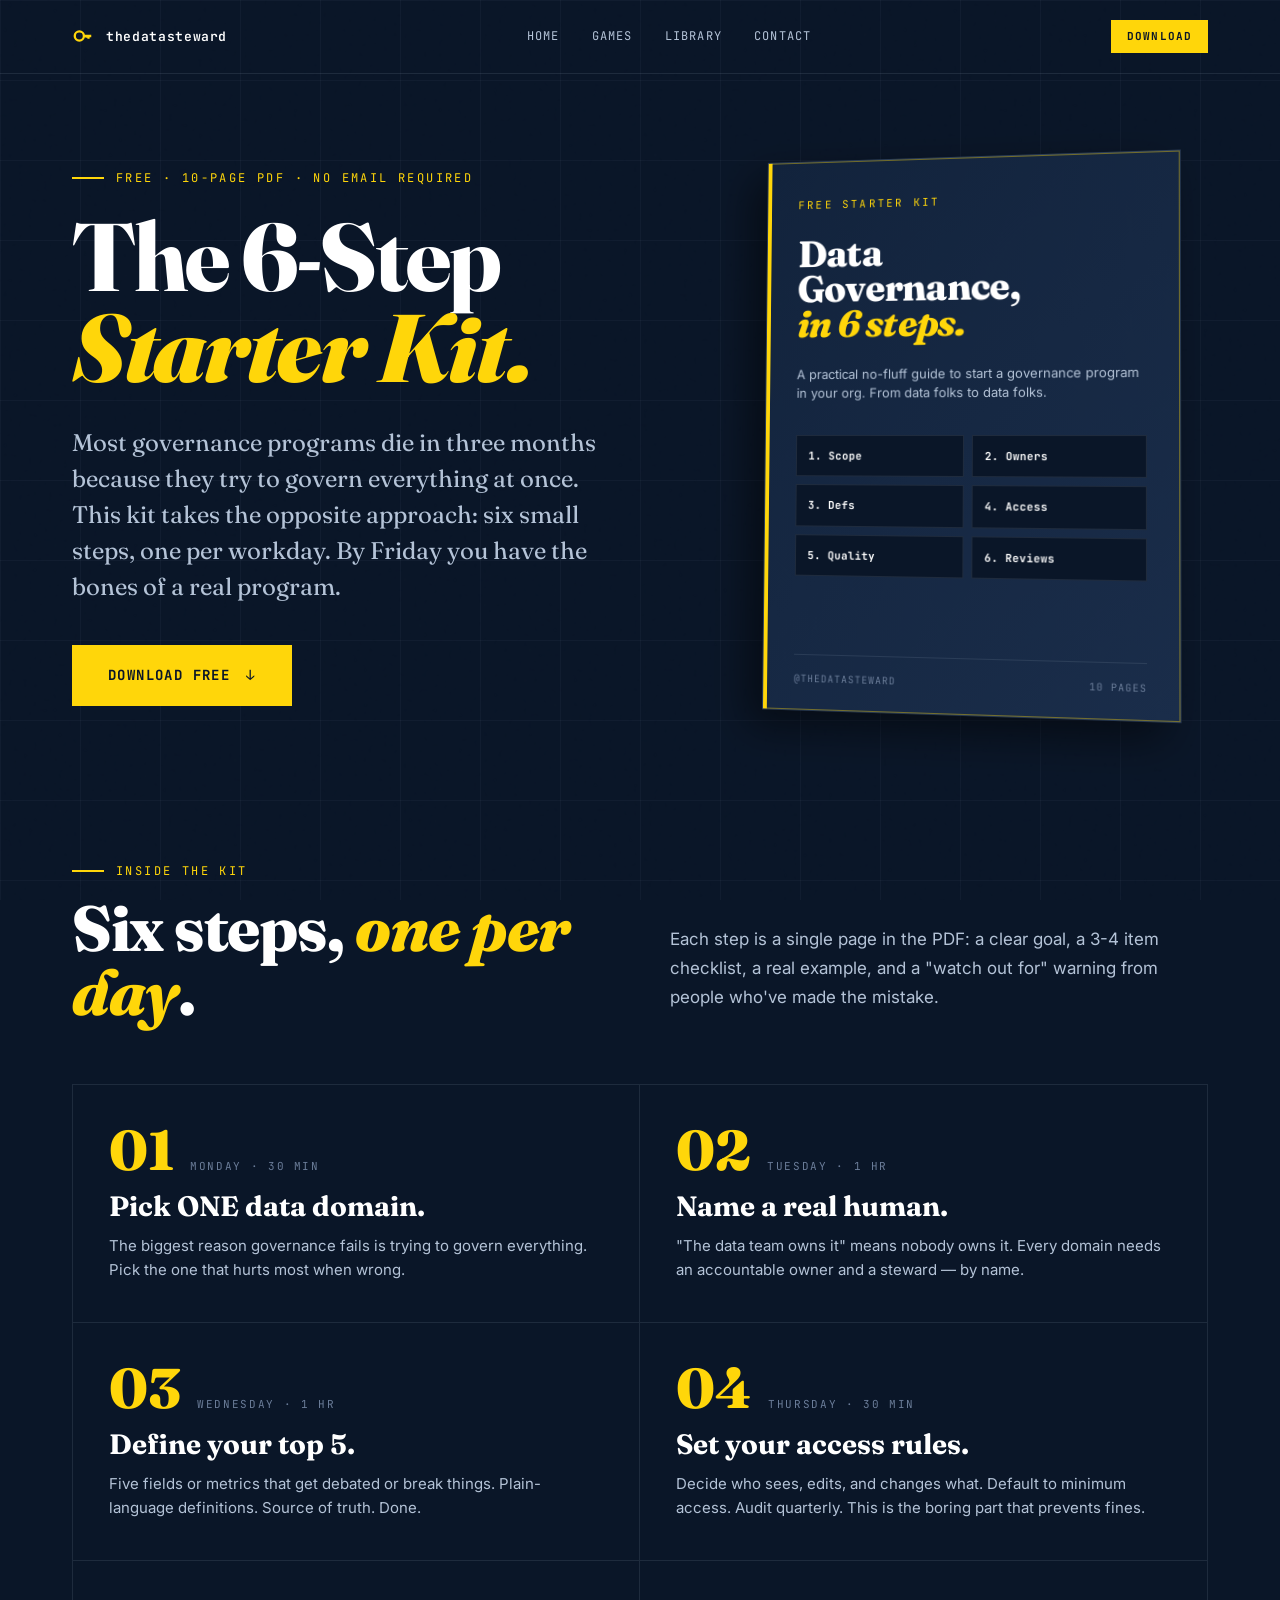
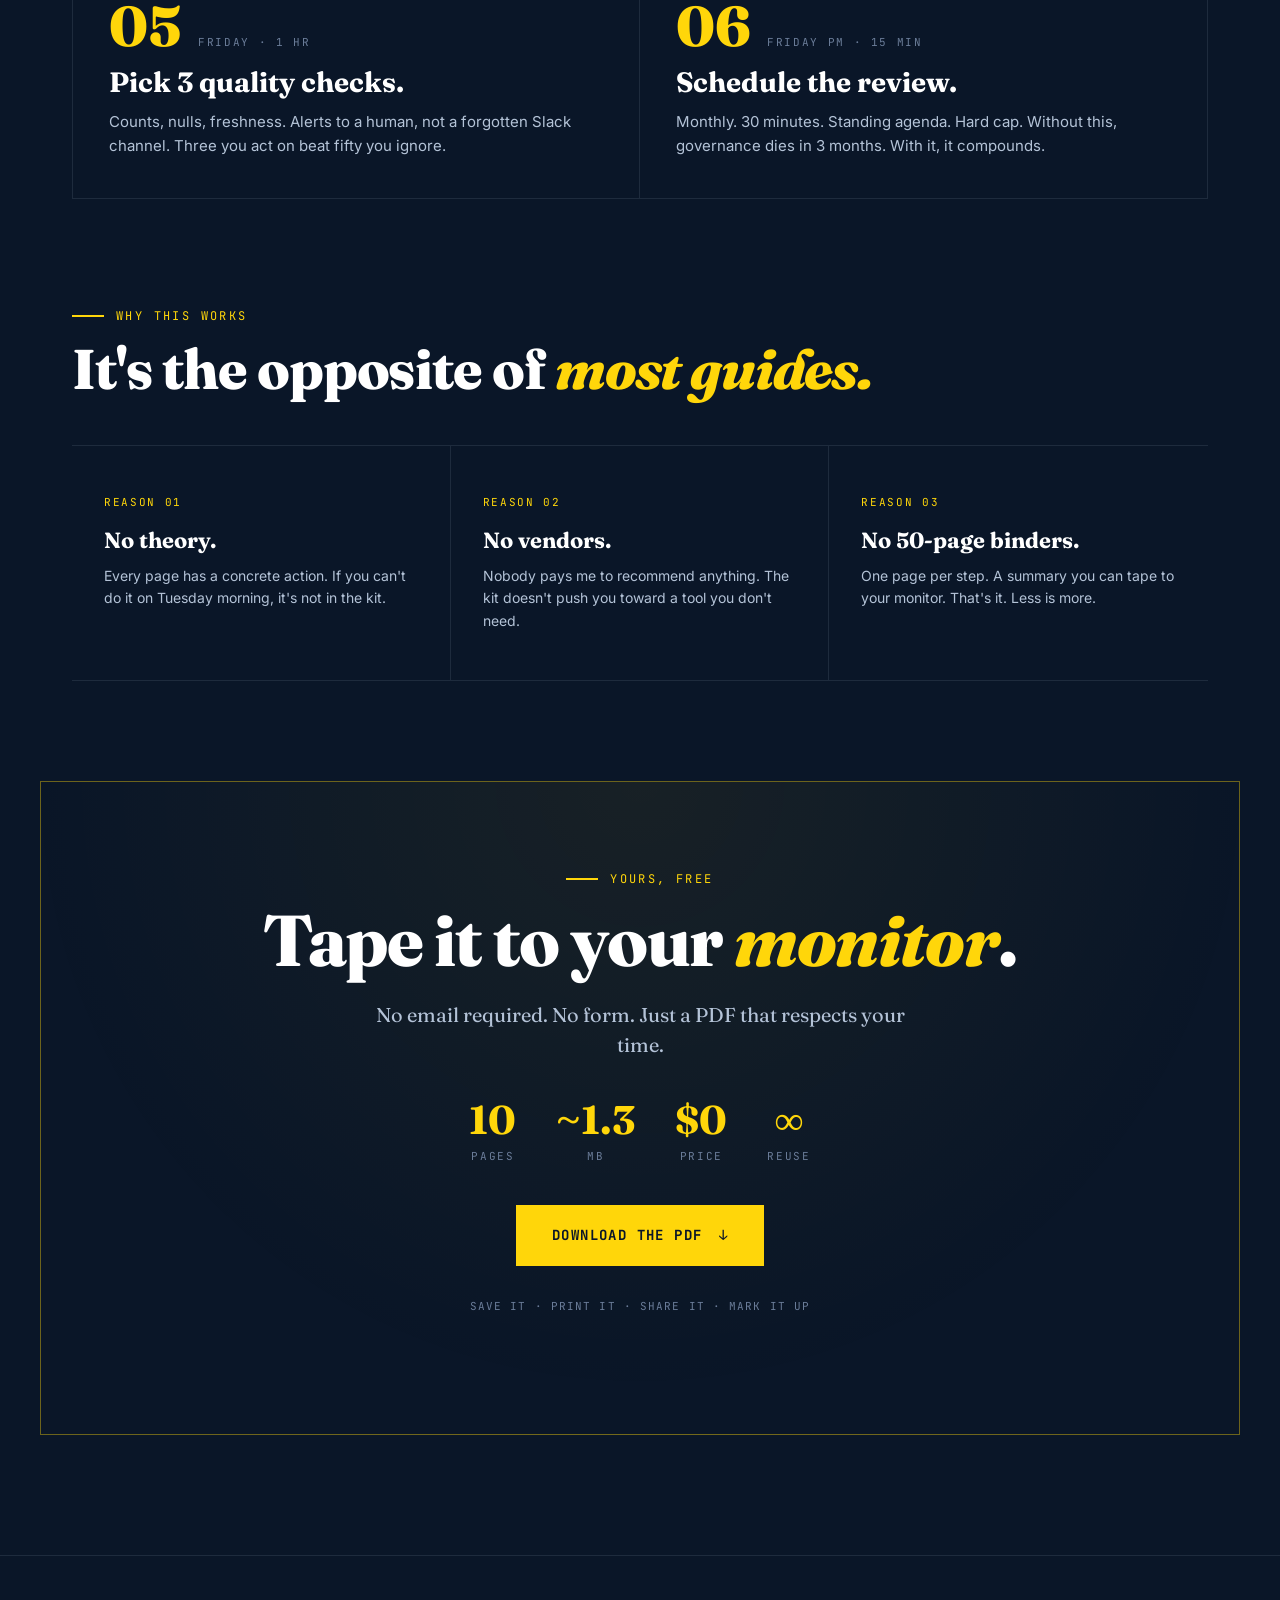
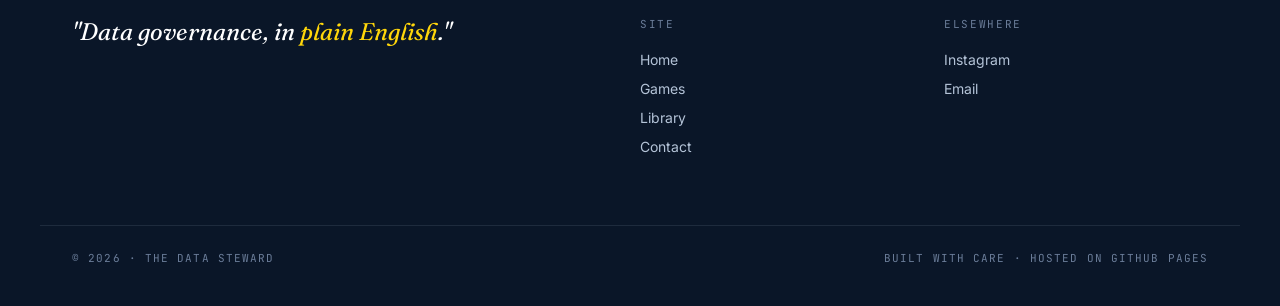
<file: library/starter-kit/index.html>
<!DOCTYPE html>
<html lang="en">
<head>
<meta charset="UTF-8">
<meta name="viewport" content="width=device-width, initial-scale=1.0">
<title>The 6-Step Starter Kit — The Data Steward</title>
<meta name="description" content="A free, practical 10-page guide to start a data governance program. Six steps. One per workday. Get the foundation of a real program by Friday.">
<link rel="preconnect" href="https://fonts.googleapis.com">
<link rel="preconnect" href="https://fonts.gstatic.com" crossorigin>
<link href="https://fonts.googleapis.com/css2?family=JetBrains+Mono:wght@400;500;700&family=Fraunces:opsz,wght@9..144,400;9..144,600;9..144,800;9..144,900&family=Inter:wght@400;500;600&display=swap" rel="stylesheet">
<link rel="stylesheet" href="../../assets/styles.css">
<style>
  /* =============================================================
     HERO
     ============================================================= */
  .kit-hero {
    max-width: var(--content-max);
    margin: 0 auto;
    padding: 80px 32px 60px;
  }

  .kit-hero-grid {
    display: grid;
    grid-template-columns: 1.2fr 1fr;
    gap: 80px;
    align-items: center;
  }

  .kit-hero-title {
    font-family: var(--font-display);
    font-weight: 800;
    font-size: clamp(48px, 8vw, 96px);
    line-height: 0.95;
    letter-spacing: -0.02em;
    margin: 24px 0 32px;
  }
  .kit-hero-title .stress {
    color: var(--yellow);
    font-style: italic;
    font-weight: 900;
  }

  .kit-hero-lede {
    font-family: var(--font-display);
    font-size: clamp(18px, 2.2vw, 24px);
    font-weight: 400;
    line-height: 1.5;
    color: var(--text-muted);
    max-width: 560px;
    margin-bottom: 40px;
  }

  /* Book mockup */
  .book {
    position: relative;
    width: 100%;
    max-width: 420px;
    margin: 0 auto;
    aspect-ratio: 3/4;
    perspective: 1200px;
  }

  .book-inner {
    width: 100%;
    height: 100%;
    background:
      linear-gradient(135deg, var(--bg-2), var(--bg-3));
    border: 1px solid var(--line);
    padding: 36px 32px;
    transform: rotateY(-8deg) rotateX(2deg);
    box-shadow:
      -16px 16px 40px rgba(0,0,0,0.5),
      0 0 0 1px var(--line-strong) inset;
    transition: transform 0.5s ease;
    position: relative;
    overflow: hidden;
  }
  .book:hover .book-inner {
    transform: rotateY(0deg) rotateX(0deg);
  }

  .book-inner::before {
    content: '';
    position: absolute;
    top: 0; left: 0; bottom: 0;
    width: 4px;
    background: var(--yellow);
  }

  .book-eyebrow {
    font-family: var(--font-mono);
    font-size: 11px;
    letter-spacing: 0.2em;
    text-transform: uppercase;
    color: var(--yellow);
    margin-bottom: 24px;
  }

  .book-title {
    font-family: var(--font-display);
    font-size: 38px;
    font-weight: 800;
    line-height: 0.95;
    margin-bottom: 24px;
    letter-spacing: -0.02em;
  }
  .book-title .yellow { color: var(--yellow); font-style: italic; }

  .book-sub {
    font-family: var(--font-body);
    font-size: 13px;
    color: var(--text-muted);
    line-height: 1.5;
    margin-bottom: 32px;
  }

  .book-steps {
    display: grid;
    grid-template-columns: 1fr 1fr;
    gap: 8px;
  }
  .book-step {
    background: var(--bg);
    border: 1px solid var(--line);
    padding: 12px;
    font-family: var(--font-mono);
    font-size: 11px;
    font-weight: 700;
    color: var(--text);
  }

  .book-footer {
    position: absolute;
    bottom: 24px;
    left: 32px;
    right: 32px;
    padding-top: 16px;
    border-top: 1px solid var(--line);
    font-family: var(--font-mono);
    font-size: 10px;
    color: var(--text-dim);
    letter-spacing: 0.1em;
    text-transform: uppercase;
    display: flex;
    justify-content: space-between;
  }

  @media (max-width: 900px) {
    .kit-hero-grid { grid-template-columns: 1fr; gap: 48px; }
    .kit-hero { padding: 60px 20px 40px; }
    .book { max-width: 320px; }
  }

  /* =============================================================
     INSIDE THE KIT
     ============================================================= */
  .inside {
    max-width: var(--content-max);
    margin: 80px auto;
    padding: 0 32px;
  }

  .inside-header {
    display: grid;
    grid-template-columns: 1fr 1fr;
    gap: 60px;
    margin-bottom: 60px;
    align-items: end;
  }

  .inside-header h2 {
    font-family: var(--font-display);
    font-size: clamp(40px, 6vw, 64px);
    font-weight: 800;
    line-height: 1;
    letter-spacing: -0.02em;
    margin-top: 16px;
  }
  .inside-header h2 .accent { color: var(--yellow); font-style: italic; }

  .inside-header p {
    font-family: var(--font-body);
    font-size: 17px;
    color: var(--text-muted);
    line-height: 1.7;
    padding-bottom: 12px;
  }

  /* Steps grid */
  .steps {
    display: grid;
    grid-template-columns: repeat(2, 1fr);
    gap: 0;
    border: 1px solid var(--line);
  }

  .step {
    padding: 40px 36px;
    border-right: 1px solid var(--line);
    border-bottom: 1px solid var(--line);
    position: relative;
    transition: background 0.3s;
  }
  .step:nth-child(2n) { border-right: none; }
  .step:nth-child(n+5) { /* last 2 */ }
  .step:nth-last-child(-n+2) { border-bottom: none; }

  .step:hover { background: var(--bg-2); }

  .step-meta {
    display: flex;
    align-items: baseline;
    gap: 16px;
    margin-bottom: 16px;
  }
  .step-num {
    font-family: var(--font-display);
    font-size: 56px;
    font-weight: 800;
    color: var(--yellow);
    line-height: 0.9;
  }
  .step-label {
    font-family: var(--font-mono);
    font-size: 11px;
    letter-spacing: 0.15em;
    text-transform: uppercase;
    color: var(--text-dim);
  }

  .step-title {
    font-family: var(--font-display);
    font-size: 28px;
    font-weight: 700;
    line-height: 1.1;
    margin-bottom: 12px;
  }

  .step-body {
    font-family: var(--font-body);
    font-size: 15px;
    color: var(--text-muted);
    line-height: 1.6;
  }

  @media (max-width: 720px) {
    .inside-header { grid-template-columns: 1fr; gap: 24px; }
    .steps { grid-template-columns: 1fr; }
    .step { border-right: none !important; }
    .step:last-child { border-bottom: none; }
    .inside { padding: 0 20px; margin: 60px auto; }
  }

  /* =============================================================
     WHY THIS WORKS
     ============================================================= */
  .why {
    max-width: var(--content-max);
    margin: 100px auto;
    padding: 0 32px;
  }

  .why-grid {
    display: grid;
    grid-template-columns: repeat(3, 1fr);
    gap: 0;
    border-top: 1px solid var(--line);
    border-bottom: 1px solid var(--line);
  }

  .why-item {
    padding: 48px 32px;
    border-right: 1px solid var(--line);
  }
  .why-item:last-child { border-right: none; }

  .why-num {
    font-family: var(--font-mono);
    font-size: 11px;
    letter-spacing: 0.15em;
    color: var(--yellow);
    margin-bottom: 16px;
  }

  .why-title {
    font-family: var(--font-display);
    font-size: 22px;
    font-weight: 700;
    line-height: 1.2;
    margin-bottom: 12px;
  }

  .why-body {
    font-family: var(--font-body);
    font-size: 14px;
    color: var(--text-muted);
    line-height: 1.6;
  }

  @media (max-width: 720px) {
    .why-grid { grid-template-columns: 1fr; }
    .why-item { border-right: none; border-bottom: 1px solid var(--line); }
    .why-item:last-child { border-bottom: none; }
    .why { padding: 0 20px; margin: 60px auto; }
  }

  /* =============================================================
     DOWNLOAD CTA
     ============================================================= */
  .download {
    max-width: var(--content-max);
    margin: 100px auto 0;
    padding: 80px 32px;
    text-align: center;
    background:
      radial-gradient(circle at center top, rgba(255, 214, 10, 0.06), transparent 70%);
    border: 1px solid var(--line-strong);
    position: relative;
  }

  .download h2 {
    font-family: var(--font-display);
    font-size: clamp(40px, 6vw, 72px);
    font-weight: 800;
    line-height: 1;
    letter-spacing: -0.02em;
    margin: 16px 0 24px;
    max-width: 800px;
    margin-left: auto;
    margin-right: auto;
  }
  .download h2 .accent { color: var(--yellow); font-style: italic; }

  .download p {
    font-family: var(--font-display);
    font-size: 20px;
    color: var(--text-muted);
    line-height: 1.5;
    max-width: 560px;
    margin: 0 auto 40px;
  }

  .download-stats {
    display: flex;
    justify-content: center;
    gap: 40px;
    margin: 32px 0 40px;
    flex-wrap: wrap;
  }
  .download-stat .num {
    font-family: var(--font-display);
    font-size: 40px;
    font-weight: 700;
    color: var(--yellow);
    line-height: 1;
  }
  .download-stat .label {
    font-family: var(--font-mono);
    font-size: 11px;
    letter-spacing: 0.15em;
    text-transform: uppercase;
    color: var(--text-dim);
    margin-top: 8px;
  }

  @media (max-width: 720px) {
    .download { padding: 60px 24px; margin: 60px 20px 0; }
  }
</style>
</head>
<body>

<!-- HEADER -->
<header class="site-header">
  <div class="site-header-inner">
    <a href="../../index.html" class="site-brand">
      <svg class="site-key" viewBox="0 0 24 24">
        <circle cx="8" cy="12" r="5" fill="none" stroke="#ffd60a" stroke-width="2.5"/>
        <path d="M13 12h8m-3 0v3m-2-3v2" stroke="#ffd60a" stroke-width="2.5" fill="none"/>
      </svg>
      <span>thedatasteward</span>
    </a>
    <nav class="site-nav">
      <a href="../../index.html">Home</a>
      <a href="../../games/index.html">Games</a>
      <a href="../index.html">Library</a>
      <a href="../../index.html#contact">Contact</a>
    </nav>
    <a href="#download" class="site-cta">Download</a>
  </div>
</header>

<main>

  <!-- HERO -->
  <section class="kit-hero">
    <div class="kit-hero-grid">
      <div>
        <div class="eyebrow reveal reveal-1">Free · 10-page PDF · No email required</div>
        <h1 class="kit-hero-title reveal reveal-2">
          The 6-Step <span class="stress">Starter Kit.</span>
        </h1>
        <p class="kit-hero-lede reveal reveal-3">
          Most governance programs die in three months because they try to govern everything at once. This kit takes the opposite approach: six small steps, one per workday. By Friday you have the bones of a real program.
        </p>
        <div class="reveal reveal-4">
          <a href="#download" class="button-primary">
            <span>Download Free</span>
            <span>↓</span>
          </a>
        </div>
      </div>

      <div class="reveal reveal-5">
        <div class="book">
          <div class="book-inner">
            <div class="book-eyebrow">Free Starter Kit</div>
            <div class="book-title">Data<br>Governance,<br><span class="yellow">in 6 steps.</span></div>
            <div class="book-sub">A practical no-fluff guide to start a governance program in your org. From data folks to data folks.</div>
            <div class="book-steps">
              <div class="book-step">1. Scope</div>
              <div class="book-step">2. Owners</div>
              <div class="book-step">3. Defs</div>
              <div class="book-step">4. Access</div>
              <div class="book-step">5. Quality</div>
              <div class="book-step">6. Reviews</div>
            </div>
            <div class="book-footer">
              <span>@thedatasteward</span>
              <span>10 pages</span>
            </div>
          </div>
        </div>
      </div>
    </div>
  </section>

  <!-- INSIDE THE KIT -->
  <section class="inside">
    <div class="inside-header">
      <div>
        <div class="eyebrow">Inside the kit</div>
        <h2>Six steps, <span class="accent">one per day</span>.</h2>
      </div>
      <p>
        Each step is a single page in the PDF: a clear goal, a 3-4 item checklist, a real example, and a "watch out for" warning from people who've made the mistake.
      </p>
    </div>

    <div class="steps">
      <div class="step">
        <div class="step-meta">
          <span class="step-num">01</span>
          <span class="step-label">MONDAY · 30 MIN</span>
        </div>
        <h3 class="step-title">Pick ONE data domain.</h3>
        <p class="step-body">The biggest reason governance fails is trying to govern everything. Pick the one that hurts most when wrong.</p>
      </div>

      <div class="step">
        <div class="step-meta">
          <span class="step-num">02</span>
          <span class="step-label">TUESDAY · 1 HR</span>
        </div>
        <h3 class="step-title">Name a real human.</h3>
        <p class="step-body">"The data team owns it" means nobody owns it. Every domain needs an accountable owner and a steward — by name.</p>
      </div>

      <div class="step">
        <div class="step-meta">
          <span class="step-num">03</span>
          <span class="step-label">WEDNESDAY · 1 HR</span>
        </div>
        <h3 class="step-title">Define your top 5.</h3>
        <p class="step-body">Five fields or metrics that get debated or break things. Plain-language definitions. Source of truth. Done.</p>
      </div>

      <div class="step">
        <div class="step-meta">
          <span class="step-num">04</span>
          <span class="step-label">THURSDAY · 30 MIN</span>
        </div>
        <h3 class="step-title">Set your access rules.</h3>
        <p class="step-body">Decide who sees, edits, and changes what. Default to minimum access. Audit quarterly. This is the boring part that prevents fines.</p>
      </div>

      <div class="step">
        <div class="step-meta">
          <span class="step-num">05</span>
          <span class="step-label">FRIDAY · 1 HR</span>
        </div>
        <h3 class="step-title">Pick 3 quality checks.</h3>
        <p class="step-body">Counts, nulls, freshness. Alerts to a human, not a forgotten Slack channel. Three you act on beat fifty you ignore.</p>
      </div>

      <div class="step">
        <div class="step-meta">
          <span class="step-num">06</span>
          <span class="step-label">FRIDAY PM · 15 MIN</span>
        </div>
        <h3 class="step-title">Schedule the review.</h3>
        <p class="step-body">Monthly. 30 minutes. Standing agenda. Hard cap. Without this, governance dies in 3 months. With it, it compounds.</p>
      </div>
    </div>
  </section>

  <!-- WHY THIS WORKS -->
  <section class="why">
    <div class="section-header" style="margin-bottom: 48px;">
      <div class="eyebrow">Why this works</div>
      <h2 style="font-family: var(--font-display); font-size: clamp(36px, 5vw, 56px); font-weight: 800; line-height: 1; letter-spacing: -0.02em; margin-top: 16px;">
        It's the opposite of <span style="color: var(--yellow); font-style: italic;">most guides.</span>
      </h2>
    </div>

    <div class="why-grid">
      <div class="why-item">
        <div class="why-num">REASON 01</div>
        <h3 class="why-title">No theory.</h3>
        <p class="why-body">Every page has a concrete action. If you can't do it on Tuesday morning, it's not in the kit.</p>
      </div>
      <div class="why-item">
        <div class="why-num">REASON 02</div>
        <h3 class="why-title">No vendors.</h3>
        <p class="why-body">Nobody pays me to recommend anything. The kit doesn't push you toward a tool you don't need.</p>
      </div>
      <div class="why-item">
        <div class="why-num">REASON 03</div>
        <h3 class="why-title">No 50-page binders.</h3>
        <p class="why-body">One page per step. A summary you can tape to your monitor. That's it. Less is more.</p>
      </div>
    </div>
  </section>

  <!-- DOWNLOAD -->
  <section class="download" id="download">
    <div class="eyebrow">Yours, free</div>
    <h2>Tape it to your <span class="accent">monitor</span>.</h2>
    <p>
      No email required. No form. Just a PDF that respects your time.
    </p>

    <div class="download-stats">
      <div class="download-stat">
        <div class="num">10</div>
        <div class="label">Pages</div>
      </div>
      <div class="download-stat">
        <div class="num">~1.3</div>
        <div class="label">MB</div>
      </div>
      <div class="download-stat">
        <div class="num">$0</div>
        <div class="label">Price</div>
      </div>
      <div class="download-stat">
        <div class="num">∞</div>
        <div class="label">Reuse</div>
      </div>
    </div>

    <a href="Data_Governance_Starter_Kit.pdf" download class="button-primary">
      <span>Download the PDF</span>
      <span>↓</span>
    </a>

    <p style="font-family: var(--font-mono); font-size: 11px; color: var(--text-dim); letter-spacing: 0.1em; text-transform: uppercase; margin-top: 32px;">
      Save it · Print it · Share it · Mark it up
    </p>
  </section>

</main>

<!-- FOOTER -->
<footer class="site-footer">
  <div class="site-footer-inner">
    <div>
      <p class="footer-tagline">"Data governance, in <em style="color:#ffd60a;">plain English</em>."</p>
    </div>
    <div>
      <div class="footer-block-title">Site</div>
      <a href="../../index.html" class="footer-link">Home</a>
      <a href="../../games/index.html" class="footer-link">Games</a>
      <a href="../index.html" class="footer-link">Library</a>
      <a href="../../index.html#contact" class="footer-link">Contact</a>
    </div>
    <div>
      <div class="footer-block-title">Elsewhere</div>
      <a href="https://instagram.com/thedatasteward" target="_blank" rel="noopener" class="footer-link">Instagram</a>
      <a href="mailto:thedatasteward@gmail.com" class="footer-link">Email</a>
    </div>
  </div>
  <div class="site-footer-bottom">
    <span>© 2026 · The Data Steward</span>
    <span>Built with care · Hosted on GitHub Pages</span>
  </div>
</footer>

</body>
</html>
</file>
<file: assets/styles.css>
/* =============================================================
   The Data Steward — Design System
   Editorial brutalism. Generous space. One bold accent.
   ============================================================= */

:root {
  /* Colors */
  --bg: #0a1628;
  --bg-2: #12233c;
  --bg-3: #1a2d4a;
  --bg-light: #f5f5f0;
  --line: rgba(180, 195, 215, 0.12);
  --line-strong: rgba(255, 214, 10, 0.4);
  --text: #ffffff;
  --text-muted: #b4c3d7;
  --text-dim: #6b7d99;
  --yellow: #ffd60a;
  --yellow-dim: #c4a300;
  --teal: #00d9c0;
  --red: #ff6363;
  --green: #6edc8c;

  /* Typography */
  --font-display: 'Fraunces', Georgia, serif;
  --font-mono: 'JetBrains Mono', monospace;
  --font-body: 'Inter', system-ui, sans-serif;

  /* Spacing */
  --content-max: 1200px;
  --reading-max: 720px;
}

* { box-sizing: border-box; margin: 0; padding: 0; }

html { scroll-behavior: smooth; }

html, body {
  background: var(--bg);
  color: var(--text);
  font-family: var(--font-body);
  min-height: 100vh;
  overflow-x: hidden;
  line-height: 1.5;
}

/* Selection */
::selection {
  background: var(--yellow);
  color: var(--bg);
}

/* Subtle grid texture overlay */
body::before {
  content: '';
  position: fixed;
  inset: 0;
  background-image:
    linear-gradient(var(--line) 1px, transparent 1px),
    linear-gradient(90deg, var(--line) 1px, transparent 1px);
  background-size: 80px 80px;
  pointer-events: none;
  opacity: 0.4;
  z-index: 0;
}

/* Noise grain */
body::after {
  content: '';
  position: fixed;
  inset: 0;
  background-image: url("data:image/svg+xml,%3Csvg viewBox='0 0 200 200' xmlns='http://www.w3.org/2000/svg'%3E%3Cfilter id='n'%3E%3CfeTurbulence type='fractalNoise' baseFrequency='0.9'/%3E%3C/filter%3E%3Crect width='100%25' height='100%25' filter='url(%23n)' opacity='0.3'/%3E%3C/svg%3E");
  pointer-events: none;
  opacity: 0.03;
  z-index: 1;
}

main, .site-header, .site-footer {
  position: relative;
  z-index: 2;
}

a {
  color: inherit;
  text-decoration: none;
}

/* =============================================================
   HEADER
   ============================================================= */
.site-header {
  border-bottom: 1px solid var(--line);
  padding: 20px 0;
}

.site-header-inner {
  max-width: var(--content-max);
  margin: 0 auto;
  padding: 0 32px;
  display: flex;
  justify-content: space-between;
  align-items: center;
}

.site-brand {
  display: flex;
  align-items: center;
  gap: 12px;
  font-family: var(--font-mono);
  font-size: 13px;
  font-weight: 600;
  letter-spacing: 0.05em;
  color: var(--text);
}

.site-brand:hover { color: var(--yellow); }

.site-key {
  width: 22px;
  height: 22px;
  flex-shrink: 0;
}

.site-nav {
  display: flex;
  gap: 32px;
  font-family: var(--font-mono);
  font-size: 12px;
  letter-spacing: 0.1em;
  text-transform: uppercase;
  color: var(--text-muted);
}

.site-nav a { transition: color 0.2s; position: relative; }
.site-nav a:hover { color: var(--yellow); }
.site-nav a.active { color: var(--yellow); }
.site-nav a.active::after {
  content: '';
  position: absolute;
  left: 0; right: 0; bottom: -8px;
  height: 2px;
  background: var(--yellow);
}

.site-cta {
  background: var(--yellow);
  color: var(--bg);
  padding: 8px 16px;
  font-family: var(--font-mono);
  font-size: 11px;
  font-weight: 700;
  letter-spacing: 0.1em;
  text-transform: uppercase;
  border: none;
  cursor: pointer;
  transition: all 0.2s;
}
.site-cta:hover {
  background: var(--text);
  transform: translate(-2px, -2px);
  box-shadow: 4px 4px 0 var(--yellow);
}

@media (max-width: 720px) {
  .site-nav { display: none; }
  .site-header-inner { padding: 0 20px; }
}

/* =============================================================
   FOOTER
   ============================================================= */
.site-footer {
  border-top: 1px solid var(--line);
  margin-top: 120px;
  padding: 60px 0 40px;
}

.site-footer-inner {
  max-width: var(--content-max);
  margin: 0 auto;
  padding: 0 32px;
  display: grid;
  grid-template-columns: 2fr 1fr 1fr;
  gap: 40px;
  align-items: start;
}

.footer-block-title {
  font-family: var(--font-mono);
  font-size: 11px;
  letter-spacing: 0.15em;
  text-transform: uppercase;
  color: var(--text-dim);
  margin-bottom: 16px;
}

.footer-tagline {
  font-family: var(--font-display);
  font-style: italic;
  font-size: 24px;
  color: var(--text);
  line-height: 1.3;
  max-width: 400px;
}

.footer-link {
  display: block;
  font-family: var(--font-body);
  font-size: 14px;
  color: var(--text-muted);
  margin-bottom: 8px;
  transition: color 0.2s;
}
.footer-link:hover { color: var(--yellow); }

.site-footer-bottom {
  max-width: var(--content-max);
  margin: 60px auto 0;
  padding: 24px 32px 0;
  border-top: 1px solid var(--line);
  display: flex;
  justify-content: space-between;
  font-family: var(--font-mono);
  font-size: 11px;
  letter-spacing: 0.1em;
  text-transform: uppercase;
  color: var(--text-dim);
}

@media (max-width: 720px) {
  .site-footer-inner { grid-template-columns: 1fr; }
  .site-footer-bottom { flex-direction: column; gap: 12px; padding: 24px 20px 0; }
}

/* =============================================================
   SHARED UTILITY CLASSES
   ============================================================= */
.eyebrow {
  font-family: var(--font-mono);
  font-size: 12px;
  letter-spacing: 0.2em;
  text-transform: uppercase;
  color: var(--yellow);
  display: inline-flex;
  align-items: center;
  gap: 12px;
}
.eyebrow::before {
  content: '';
  width: 32px;
  height: 2px;
  background: var(--yellow);
}

.button-primary {
  display: inline-flex;
  align-items: center;
  gap: 16px;
  background: var(--yellow);
  color: var(--bg);
  border: none;
  padding: 20px 36px;
  font-family: var(--font-mono);
  font-size: 14px;
  font-weight: 700;
  letter-spacing: 0.1em;
  text-transform: uppercase;
  cursor: pointer;
  transition: all 0.2s;
  text-decoration: none;
}
.button-primary:hover {
  background: var(--text);
  transform: translate(-2px, -2px);
  box-shadow: 4px 4px 0 var(--yellow);
}
.button-primary:active { transform: translate(0); box-shadow: none; }

.button-secondary {
  display: inline-flex;
  align-items: center;
  gap: 12px;
  background: transparent;
  border: 1px solid var(--text);
  color: var(--text);
  padding: 18px 28px;
  font-family: var(--font-mono);
  font-size: 12px;
  font-weight: 700;
  letter-spacing: 0.15em;
  text-transform: uppercase;
  cursor: pointer;
  text-decoration: none;
  transition: all 0.2s;
}
.button-secondary:hover {
  background: var(--text);
  color: var(--bg);
}

/* =============================================================
   ANIMATIONS
   ============================================================= */
@keyframes fadeUp {
  from { opacity: 0; transform: translateY(24px); }
  to { opacity: 1; transform: translateY(0); }
}
@keyframes fadeIn {
  from { opacity: 0; }
  to { opacity: 1; }
}

.reveal {
  opacity: 0;
  animation: fadeUp 0.7s cubic-bezier(0.2, 0.7, 0.2, 1) forwards;
}
.reveal-1 { animation-delay: 0.05s; }
.reveal-2 { animation-delay: 0.15s; }
.reveal-3 { animation-delay: 0.25s; }
.reveal-4 { animation-delay: 0.35s; }
.reveal-5 { animation-delay: 0.45s; }
.reveal-6 { animation-delay: 0.55s; }
</file>
